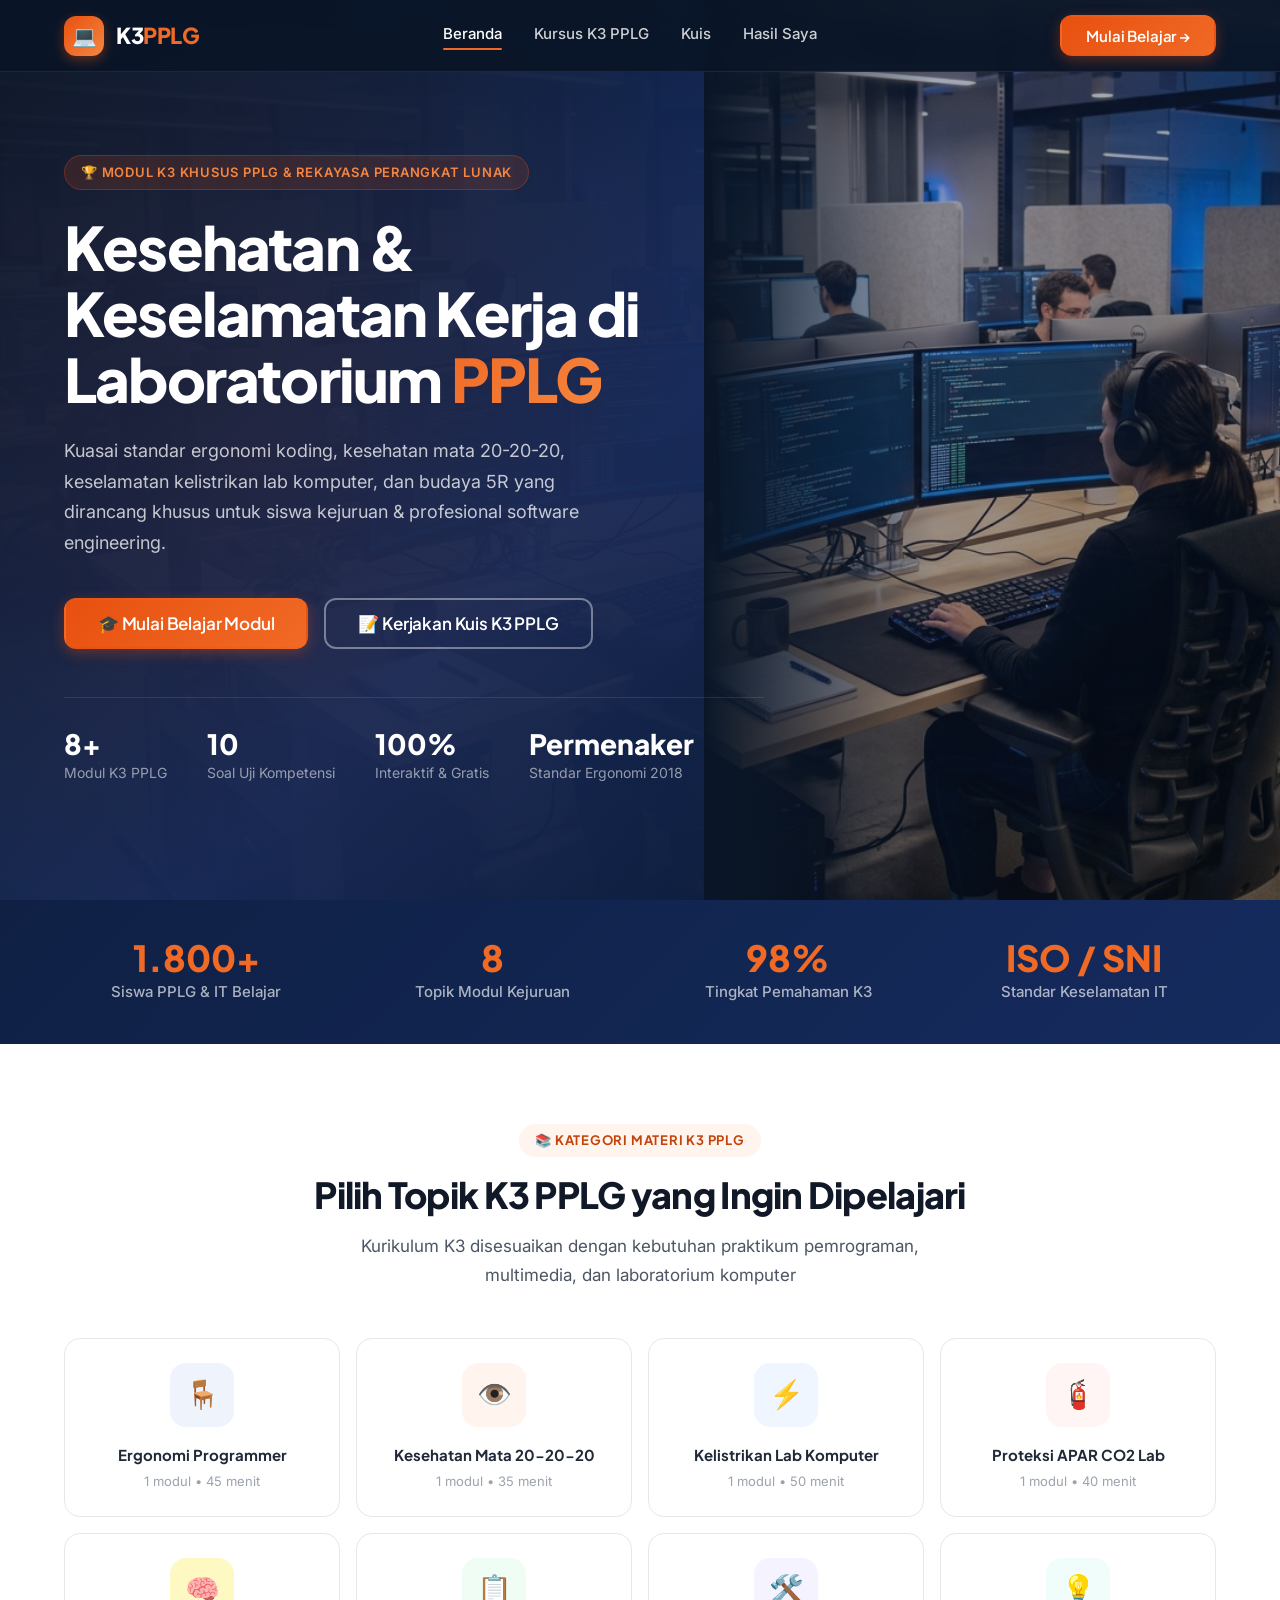
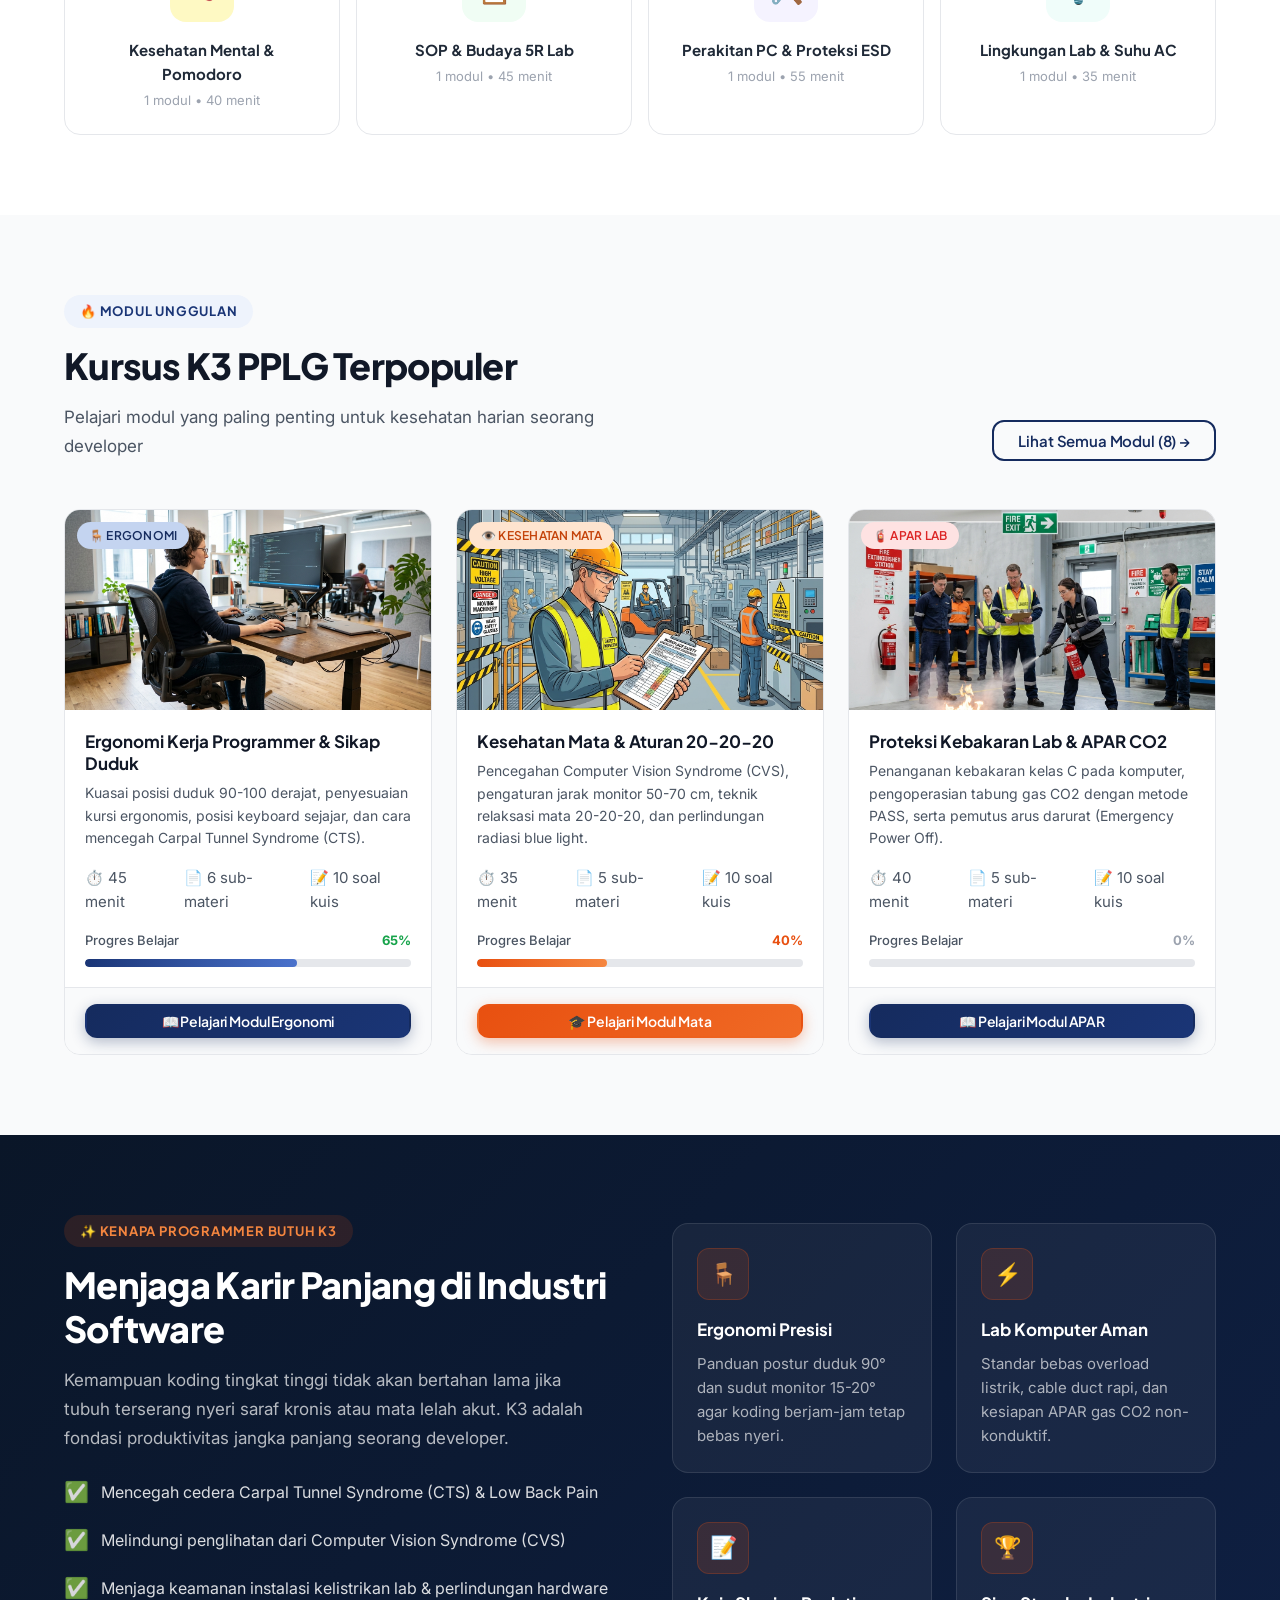
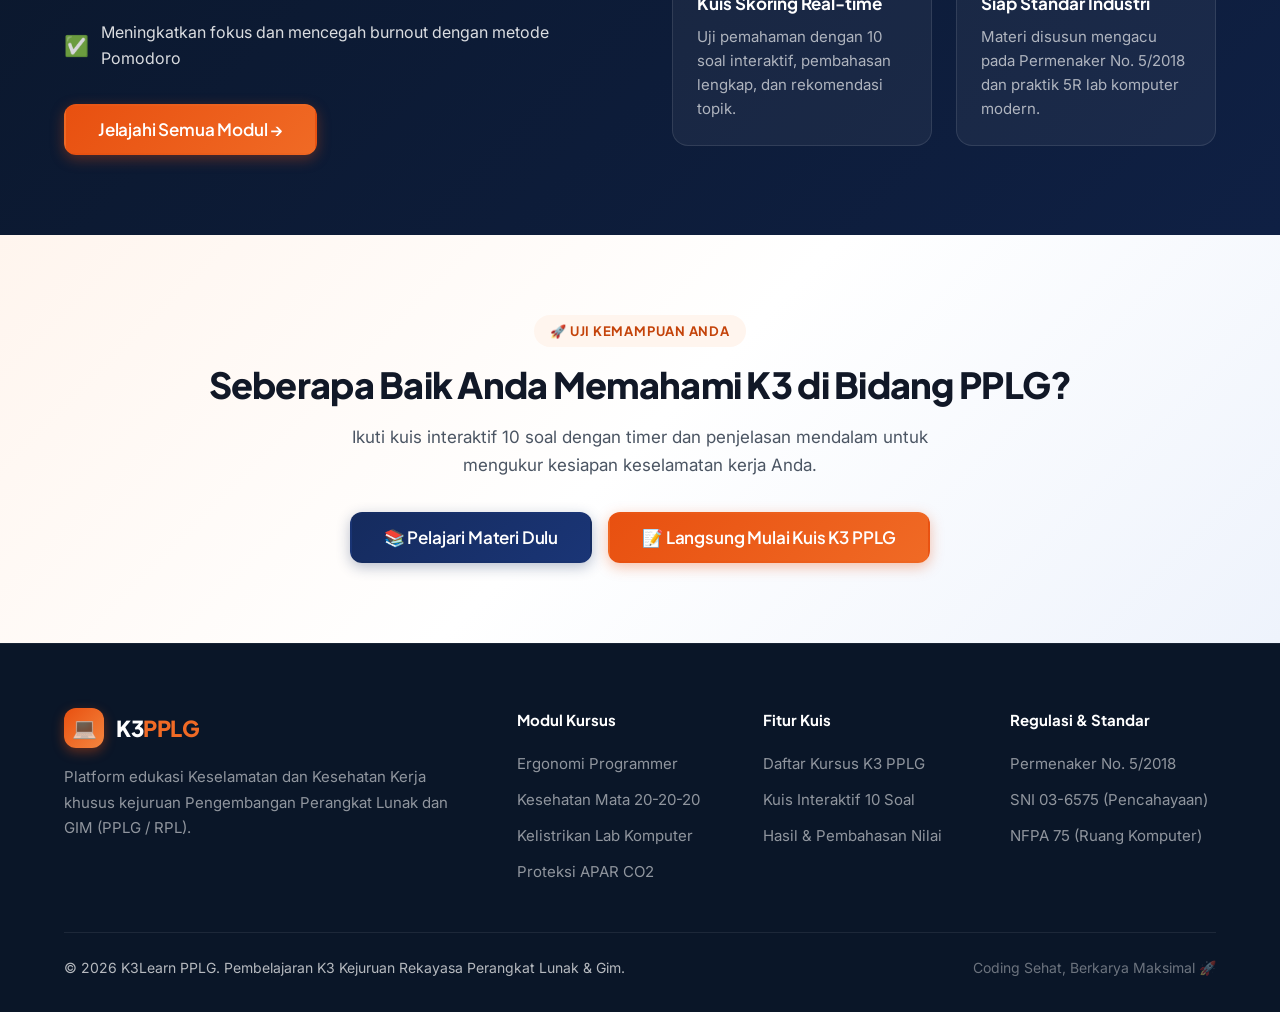
<file: index.html>
<!DOCTYPE html>
<html lang="id">
<head>
  <meta charset="UTF-8">
  <meta name="viewport" content="width=device-width, initial-scale=1.0">
  <title>K3Learn PPLG - Platform Pembelajaran K3 Pengembangan Perangkat Lunak dan GIM</title>
  <meta name="description" content="Platform e-learning Keselamatan dan Kesehatan Kerja (K3) khusus jurusan Pengembangan Perangkat Lunak dan GIM (PPLG / RPL). Modul ergonomi programmer, kesehatan mata, dan keselamatan lab komputer.">
  <link rel="stylesheet" href="assets/css/style.css">
  <link rel="icon" href="data:image/svg+xml,<svg xmlns='http://www.w3.org/2000/svg' viewBox='0 0 100 100'><text y='.9em' font-size='90'>💻</text></svg>">
</head>
<body>

<!-- NAVBAR -->
<nav class="navbar" id="navbar">
  <div class="container">
    <a href="index.html" class="nav-logo">
      <div class="nav-logo-icon">💻</div>
      <span class="nav-logo-text">K3<span>PPLG</span></span>
    </a>
    <div class="nav-links" id="navLinks">
      <a href="index.html" class="nav-link active">Beranda</a>
      <a href="pages/kursus.html" class="nav-link">Kursus K3 PPLG</a>
      <a href="pages/kuis.html" class="nav-link">Kuis</a>
      <a href="pages/hasil.html" class="nav-link">Hasil Saya</a>
    </div>
    <div style="display:flex;align-items:center;gap:.75rem">
      <a href="pages/kursus.html" class="btn btn-primary">Mulai Belajar →</a>
      <button class="nav-hamburger" id="hamburger" aria-label="Menu">
        <span></span><span></span><span></span>
      </button>
    </div>
  </div>
</nav>

<!-- HERO SECTION -->
<section class="hero" id="beranda">
  <div class="hero-bg"><img src="assets/images/hero_pplg.jpg" alt="Laboratorium PPLG" loading="eager"></div>
  <div class="hero-overlay"></div>
  <div class="hero-pattern"></div>
  <div class="hero-image-col">
    <img src="assets/images/hero_pplg.jpg" alt="Developer Workspace">
  </div>
  <div class="container">
    <div class="hero-content animate-fade-up">
      <div class="hero-badge">🏆 Modul K3 Khusus PPLG & Rekayasa Perangkat Lunak</div>
      <h1 class="hero-title">
        Kesehatan & Keselamatan Kerja di Laboratorium <span class="highlight">PPLG</span>
      </h1>
      <p class="hero-desc">
        Kuasai standar ergonomi koding, kesehatan mata 20-20-20, keselamatan kelistrikan lab komputer, dan budaya 5R yang dirancang khusus untuk siswa kejuruan & profesional software engineering.
      </p>
      <div class="hero-actions">
        <a href="pages/kursus.html" class="btn btn-primary btn-lg">🎓 Mulai Belajar Modul</a>
        <a href="pages/kuis.html" class="btn btn-outline btn-lg">📝 Kerjakan Kuis K3 PPLG</a>
      </div>
      <div class="hero-stats">
        <div>
          <div class="hero-stat-number">8+</div>
          <div class="hero-stat-label">Modul K3 PPLG</div>
        </div>
        <div>
          <div class="hero-stat-number">10</div>
          <div class="hero-stat-label">Soal Uji Kompetensi</div>
        </div>
        <div>
          <div class="hero-stat-number">100%</div>
          <div class="hero-stat-label">Interaktif & Gratis</div>
        </div>
        <div>
          <div class="hero-stat-number">Permenaker</div>
          <div class="hero-stat-label">Standar Ergonomi 2018</div>
        </div>
      </div>
    </div>
  </div>
</section>

<!-- STATS STRIP -->
<div class="stats-strip">
  <div class="container">
    <div class="stats-grid">
      <div data-aos data-delay="100">
        <div class="stat-num">1.800+</div>
        <div class="stat-lbl">Siswa PPLG & IT Belajar</div>
      </div>
      <div data-aos data-delay="200">
        <div class="stat-num">8</div>
        <div class="stat-lbl">Topik Modul Kejuruan</div>
      </div>
      <div data-aos data-delay="300">
        <div class="stat-num">98%</div>
        <div class="stat-lbl">Tingkat Pemahaman K3</div>
      </div>
      <div data-aos data-delay="400">
        <div class="stat-num">ISO / SNI</div>
        <div class="stat-lbl">Standar Keselamatan IT</div>
      </div>
    </div>
  </div>
</div>

<!-- KATEGORI MATERI -->
<section class="section-padding" id="kategori">
  <div class="container">
    <div class="text-center mb-12">
      <div class="section-label">📚 Kategori Materi K3 PPLG</div>
      <h2 class="section-title">Pilih Topik K3 PPLG yang Ingin Dipelajari</h2>
      <p class="section-subtitle" style="margin:0 auto">Kurikulum K3 disesuaikan dengan kebutuhan praktikum pemrograman, multimedia, dan laboratorium komputer</p>
    </div>
    <div class="category-grid">
      <a href="pages/kursus.html?kategori=ergonomi" class="category-card" data-aos data-delay="100">
        <div class="category-icon cat-navy">🪑</div>
        <div class="category-name">Ergonomi Programmer</div>
        <div class="category-count">1 modul • 45 menit</div>
      </a>
      <a href="pages/kursus.html?kategori=mata" class="category-card" data-aos data-delay="150">
        <div class="category-icon cat-orange">👁️</div>
        <div class="category-name">Kesehatan Mata 20-20-20</div>
        <div class="category-count">1 modul • 35 menit</div>
      </a>
      <a href="pages/kursus.html?kategori=listrik" class="category-card" data-aos data-delay="200">
        <div class="category-icon cat-blue">⚡</div>
        <div class="category-name">Kelistrikan Lab Komputer</div>
        <div class="category-count">1 modul • 50 menit</div>
      </a>
      <a href="pages/kursus.html?kategori=apar" class="category-card" data-aos data-delay="250">
        <div class="category-icon cat-red">🧯</div>
        <div class="category-name">Proteksi APAR CO2 Lab</div>
        <div class="category-count">1 modul • 40 menit</div>
      </a>
      <a href="pages/kursus.html?kategori=mental" class="category-card" data-aos data-delay="300">
        <div class="category-icon cat-yellow">🧠</div>
        <div class="category-name">Kesehatan Mental & Pomodoro</div>
        <div class="category-count">1 modul • 40 menit</div>
      </a>
      <a href="pages/kursus.html?kategori=sop" class="category-card" data-aos data-delay="350">
        <div class="category-icon cat-green">📋</div>
        <div class="category-name">SOP & Budaya 5R Lab</div>
        <div class="category-count">1 modul • 45 menit</div>
      </a>
      <a href="pages/kursus.html?kategori=hardware" class="category-card" data-aos data-delay="400">
        <div class="category-icon cat-purple">🛠️</div>
        <div class="category-name">Perakitan PC & Proteksi ESD</div>
        <div class="category-count">1 modul • 55 menit</div>
      </a>
      <a href="pages/kursus.html?kategori=ergonomi" class="category-card" data-aos data-delay="450">
        <div class="category-icon cat-teal">💡</div>
        <div class="category-name">Lingkungan Lab & Suhu AC</div>
        <div class="category-count">1 modul • 35 menit</div>
      </a>
    </div>
  </div>
</section>

<!-- KURSUS POPULER -->
<section class="section-padding" style="background:#F9FAFB" id="kursus-populer">
  <div class="container">
    <div style="display:flex;align-items:flex-end;justify-content:space-between;margin-bottom:3rem;flex-wrap:wrap;gap:1rem">
      <div>
        <div class="section-label section-label-navy">🔥 Modul Unggulan</div>
        <h2 class="section-title">Kursus K3 PPLG Terpopuler</h2>
        <p class="section-subtitle">Pelajari modul yang paling penting untuk kesehatan harian seorang developer</p>
      </div>
      <a href="pages/kursus.html" class="btn btn-outline-navy">Lihat Semua Modul (8) →</a>
    </div>
    <div class="courses-grid">
      <!-- Kursus 1 -->
      <div class="course-card" data-aos data-delay="100">
        <div class="course-img-wrap">
          <img src="assets/images/course_ergonomi.jpg" alt="Ergonomi Kerja Programmer" loading="lazy">
          <div class="course-img-badge"><span class="badge badge-navy">🪑 Ergonomi</span></div>
        </div>
        <div class="course-body">
          <div class="course-title">Ergonomi Kerja Programmer & Sikap Duduk</div>
          <p class="course-desc">Kuasai posisi duduk 90-100 derajat, penyesuaian kursi ergonomis, posisi keyboard sejajar, dan cara mencegah Carpal Tunnel Syndrome (CTS).</p>
          <div class="course-meta">
            <div class="course-meta-item">⏱️ 45 menit</div>
            <div class="course-meta-item">📄 6 sub-materi</div>
            <div class="course-meta-item">📝 10 soal kuis</div>
          </div>
          <div>
            <div class="course-progress-hdr"><span>Progres Belajar</span><span style="color:#16A34A;font-weight:700">65%</span></div>
            <div class="progress-wrap"><div class="progress-bar" style="width:65%"></div></div>
          </div>
        </div>
        <div class="card-footer" style="padding:1rem 1.25rem">
          <a href="pages/materi.html?id=ergonomi" class="btn btn-navy btn-full btn-sm">📖 Pelajari Modul Ergonomi</a>
        </div>
      </div>
      <!-- Kursus 2 -->
      <div class="course-card" data-aos data-delay="200">
        <div class="course-img-wrap">
          <img src="assets/images/course_hazard.jpg" alt="Kesehatan Mata" loading="lazy">
          <div class="course-img-badge"><span class="badge badge-orange">👁️ Kesehatan Mata</span></div>
        </div>
        <div class="course-body">
          <div class="course-title">Kesehatan Mata & Aturan 20-20-20</div>
          <p class="course-desc">Pencegahan Computer Vision Syndrome (CVS), pengaturan jarak monitor 50-70 cm, teknik relaksasi mata 20-20-20, dan perlindungan radiasi blue light.</p>
          <div class="course-meta">
            <div class="course-meta-item">⏱️ 35 menit</div>
            <div class="course-meta-item">📄 5 sub-materi</div>
            <div class="course-meta-item">📝 10 soal kuis</div>
          </div>
          <div>
            <div class="course-progress-hdr"><span>Progres Belajar</span><span style="color:#E85010;font-weight:700">40%</span></div>
            <div class="progress-wrap"><div class="progress-bar progress-bar-orange" style="width:40%"></div></div>
          </div>
        </div>
        <div class="card-footer" style="padding:1rem 1.25rem">
          <a href="pages/materi.html?id=mata" class="btn btn-primary btn-full btn-sm">🎓 Pelajari Modul Mata</a>
        </div>
      </div>
      <!-- Kursus 3 -->
      <div class="course-card" data-aos data-delay="300">
        <div class="course-img-wrap">
          <img src="assets/images/course_fire.jpg" alt="Proteksi Kebakaran Lab" loading="lazy">
          <div class="course-img-badge"><span class="badge badge-red">🧯 APAR Lab</span></div>
        </div>
        <div class="course-body">
          <div class="course-title">Proteksi Kebakaran Lab & APAR CO2</div>
          <p class="course-desc">Penanganan kebakaran kelas C pada komputer, pengoperasian tabung gas CO2 dengan metode PASS, serta pemutus arus darurat (Emergency Power Off).</p>
          <div class="course-meta">
            <div class="course-meta-item">⏱️ 40 menit</div>
            <div class="course-meta-item">📄 5 sub-materi</div>
            <div class="course-meta-item">📝 10 soal kuis</div>
          </div>
          <div>
            <div class="course-progress-hdr"><span>Progres Belajar</span><span style="color:#9CA3AF;font-weight:700">0%</span></div>
            <div class="progress-wrap"><div class="progress-bar" style="width:0%"></div></div>
          </div>
        </div>
        <div class="card-footer" style="padding:1rem 1.25rem">
          <a href="pages/materi.html?id=apar" class="btn btn-navy btn-full btn-sm">📖 Pelajari Modul APAR</a>
        </div>
      </div>
    </div>
  </div>
</section>

<!-- MANFAAT BELAJAR K3 PPLG -->
<section class="benefits-section" id="manfaat">
  <div class="container">
    <div style="display:grid;grid-template-columns:1fr 1fr;gap:4rem;align-items:center" class="benefits-responsive">
      <div data-aos>
        <div class="section-label" style="background:rgba(232,80,16,0.15);color:#F5863F">✨ Kenapa Programmer Butuh K3</div>
        <h2 class="section-title" style="color:#fff;margin-bottom:1rem">Menjaga Karir Panjang di Industri Software</h2>
        <p style="color:rgba(255,255,255,0.7);font-size:1.0625rem;line-height:1.7;margin-bottom:1.5rem">
          Kemampuan koding tingkat tinggi tidak akan bertahan lama jika tubuh terserang nyeri saraf kronis atau mata lelah akut. K3 adalah fondasi produktivitas jangka panjang seorang developer.
        </p>
        <div style="display:flex;flex-direction:column;gap:1rem">
          <div style="display:flex;align-items:center;gap:.75rem;color:rgba(255,255,255,0.85)">
            <span style="font-size:1.25rem">✅</span>
            <span>Mencegah cedera Carpal Tunnel Syndrome (CTS) & Low Back Pain</span>
          </div>
          <div style="display:flex;align-items:center;gap:.75rem;color:rgba(255,255,255,0.85)">
            <span style="font-size:1.25rem">✅</span>
            <span>Melindungi penglihatan dari Computer Vision Syndrome (CVS)</span>
          </div>
          <div style="display:flex;align-items:center;gap:.75rem;color:rgba(255,255,255,0.85)">
            <span style="font-size:1.25rem">✅</span>
            <span>Menjaga keamanan instalasi kelistrikan lab & perlindungan hardware</span>
          </div>
          <div style="display:flex;align-items:center;gap:.75rem;color:rgba(255,255,255,0.85)">
            <span style="font-size:1.25rem">✅</span>
            <span>Meningkatkan fokus dan mencegah burnout dengan metode Pomodoro</span>
          </div>
        </div>
        <div style="margin-top:2rem">
          <a href="pages/kursus.html" class="btn btn-primary btn-lg">Jelajahi Semua Modul →</a>
        </div>
      </div>
      <div>
        <div class="benefits-grid" style="margin-top:0">
          <div class="benefit-card" data-aos data-delay="100">
            <div class="benefit-icon">🪑</div>
            <div class="benefit-title">Ergonomi Presisi</div>
            <p class="benefit-desc">Panduan postur duduk 90° dan sudut monitor 15-20° agar koding berjam-jam tetap bebas nyeri.</p>
          </div>
          <div class="benefit-card" data-aos data-delay="200">
            <div class="benefit-icon">⚡</div>
            <div class="benefit-title">Lab Komputer Aman</div>
            <p class="benefit-desc">Standar bebas overload listrik, cable duct rapi, dan kesiapan APAR gas CO2 non-konduktif.</p>
          </div>
          <div class="benefit-card" data-aos data-delay="300">
            <div class="benefit-icon">📝</div>
            <div class="benefit-title">Kuis Skoring Real-time</div>
            <p class="benefit-desc">Uji pemahaman dengan 10 soal interaktif, pembahasan lengkap, dan rekomendasi topik.</p>
          </div>
          <div class="benefit-card" data-aos data-delay="400">
            <div class="benefit-icon">🏆</div>
            <div class="benefit-title">Siap Standar Industri</div>
            <p class="benefit-desc">Materi disusun mengacu pada Permenaker No. 5/2018 dan praktik 5R lab komputer modern.</p>
          </div>
        </div>
      </div>
    </div>
  </div>
</section>

<!-- CTA SECTION -->
<section class="section-padding" style="background:linear-gradient(135deg,#FFF5EE 0%,#fff 50%,#EEF3FC 100%)">
  <div class="container text-center" data-aos>
    <div class="section-label">🚀 Uji Kemampuan Anda</div>
    <h2 class="section-title">Seberapa Baik Anda Memahami K3 di Bidang PPLG?</h2>
    <p class="section-subtitle" style="margin:0 auto 2rem">
      Ikuti kuis interaktif 10 soal dengan timer dan penjelasan mendalam untuk mengukur kesiapan keselamatan kerja Anda.
    </p>
    <div style="display:flex;gap:1rem;justify-content:center;flex-wrap:wrap">
      <a href="pages/kursus.html" class="btn btn-navy btn-lg">📚 Pelajari Materi Dulu</a>
      <a href="pages/kuis.html" class="btn btn-primary btn-lg">📝 Langsung Mulai Kuis K3 PPLG</a>
    </div>
  </div>
</section>

<!-- FOOTER -->
<footer class="footer">
  <div class="container">
    <div class="footer-grid">
      <div>
        <div class="nav-logo" style="margin-bottom:.5rem">
          <div class="nav-logo-icon">💻</div>
          <span class="nav-logo-text">K3<span>PPLG</span></span>
        </div>
        <p class="footer-brand-desc">Platform edukasi Keselamatan dan Kesehatan Kerja khusus kejuruan Pengembangan Perangkat Lunak dan GIM (PPLG / RPL).</p>
      </div>
      <div>
        <div class="footer-heading">Modul Kursus</div>
        <div class="footer-links">
          <a href="pages/materi.html?id=ergonomi" class="footer-link">Ergonomi Programmer</a>
          <a href="pages/materi.html?id=mata" class="footer-link">Kesehatan Mata 20-20-20</a>
          <a href="pages/materi.html?id=listrik" class="footer-link">Kelistrikan Lab Komputer</a>
          <a href="pages/materi.html?id=apar" class="footer-link">Proteksi APAR CO2</a>
        </div>
      </div>
      <div>
        <div class="footer-heading">Fitur Kuis</div>
        <div class="footer-links">
          <a href="pages/kursus.html" class="footer-link">Daftar Kursus K3 PPLG</a>
          <a href="pages/kuis.html" class="footer-link">Kuis Interaktif 10 Soal</a>
          <a href="pages/hasil.html" class="footer-link">Hasil & Pembahasan Nilai</a>
        </div>
      </div>
      <div>
        <div class="footer-heading">Regulasi & Standar</div>
        <div class="footer-links">
          <a href="#" class="footer-link">Permenaker No. 5/2018</a>
          <a href="#" class="footer-link">SNI 03-6575 (Pencahayaan)</a>
          <a href="#" class="footer-link">NFPA 75 (Ruang Komputer)</a>
        </div>
      </div>
    </div>
    <div class="footer-bottom">
      <span>© 2026 K3Learn PPLG. Pembelajaran K3 Kejuruan Rekayasa Perangkat Lunak & Gim.</span>
      <span style="color:rgba(255,255,255,0.4)">Coding Sehat, Berkarya Maksimal 🚀</span>
    </div>
  </div>
</footer>

<script>
// Navbar scroll effect
const navbar = document.getElementById('navbar');
window.addEventListener('scroll', () => {
  navbar.classList.toggle('scrolled', window.scrollY > 20);
});

// Mobile menu
document.getElementById('hamburger').addEventListener('click', function() {
  document.getElementById('navLinks').classList.toggle('mobile-open');
});

// AOS (Animate on Scroll)
function initAOS() {
  const observer = new IntersectionObserver((entries) => {
    entries.forEach(el => { if(el.isIntersecting) el.target.classList.add('aos-animate'); });
  }, { threshold: 0.1, rootMargin: '0px 0px -40px 0px' });
  document.querySelectorAll('[data-aos]').forEach(el => observer.observe(el));
}

document.addEventListener('DOMContentLoaded', () => {
  initAOS();
  const benefitsResponsive = document.querySelector('.benefits-responsive');
  if(window.innerWidth <= 768 && benefitsResponsive) {
    benefitsResponsive.style.gridTemplateColumns = '1fr';
    benefitsResponsive.style.gap = '2rem';
  }
});
</script>
</body>
</html>
</file>
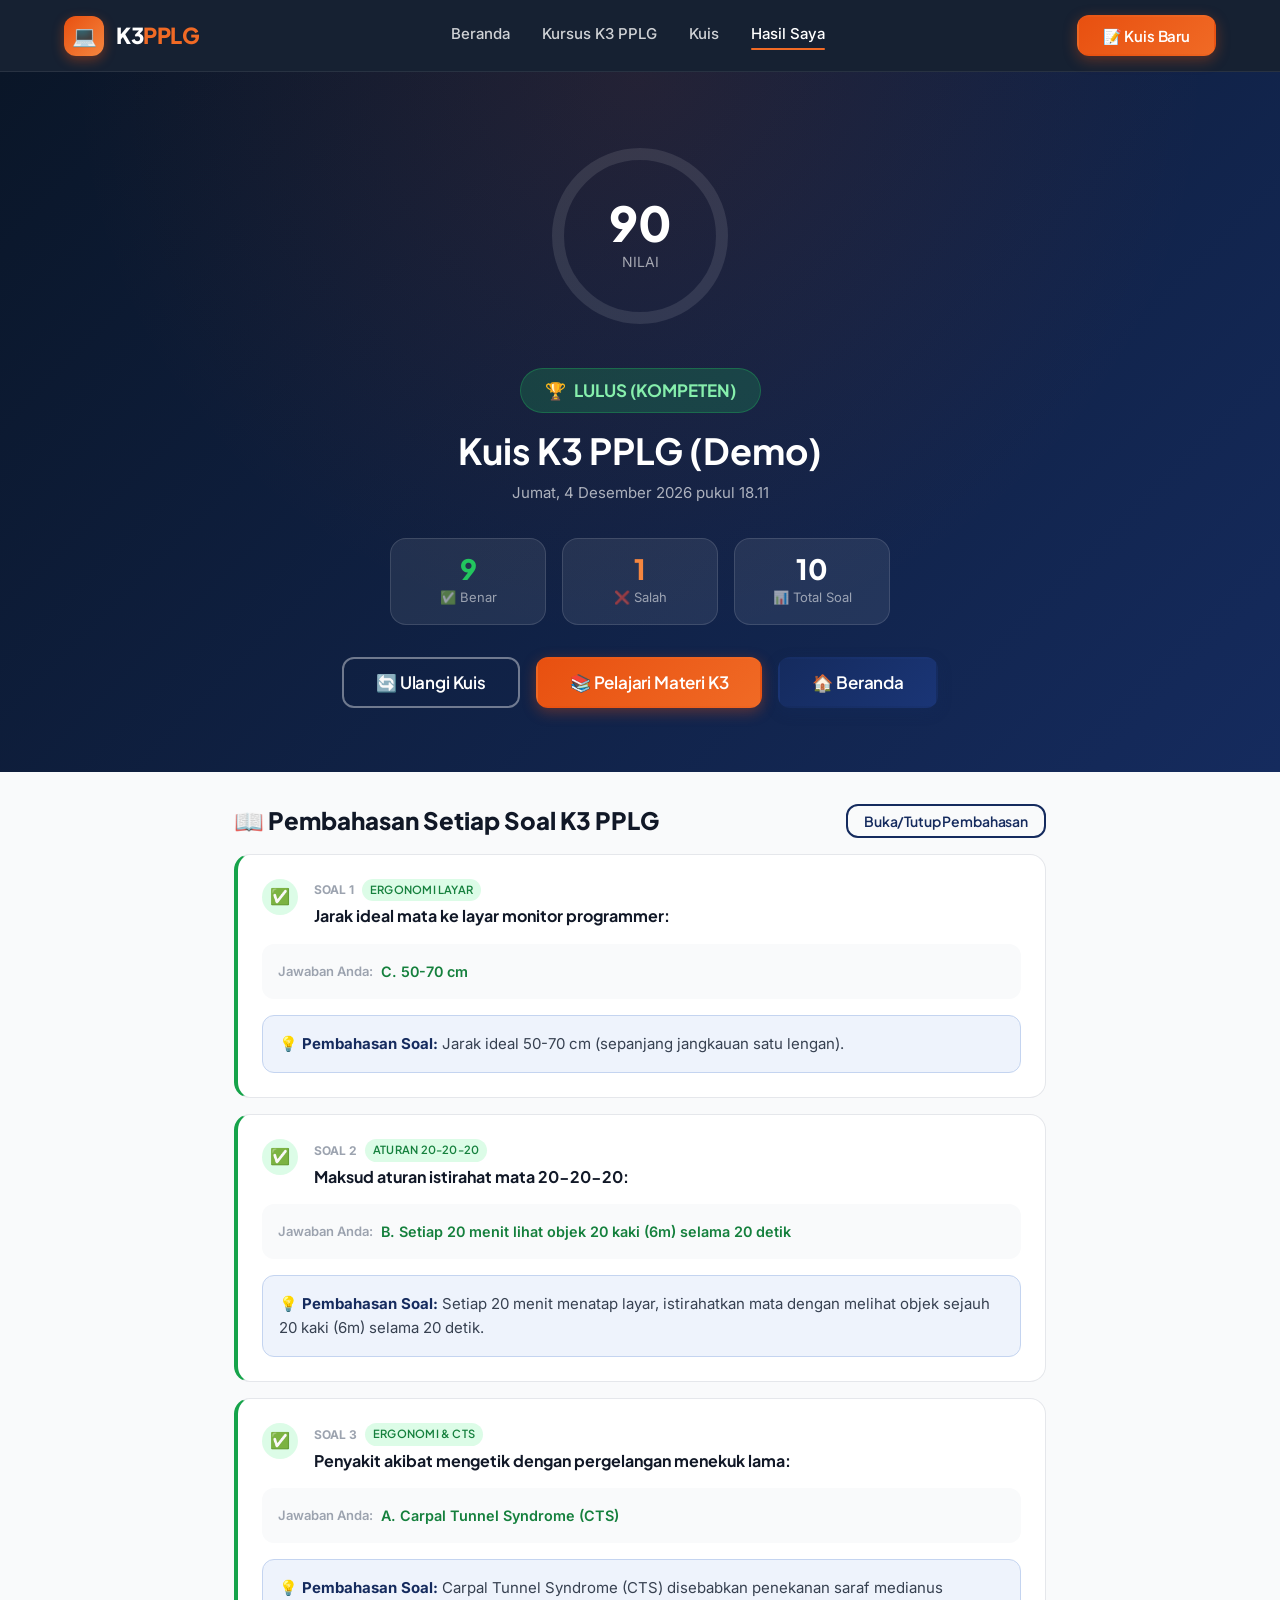
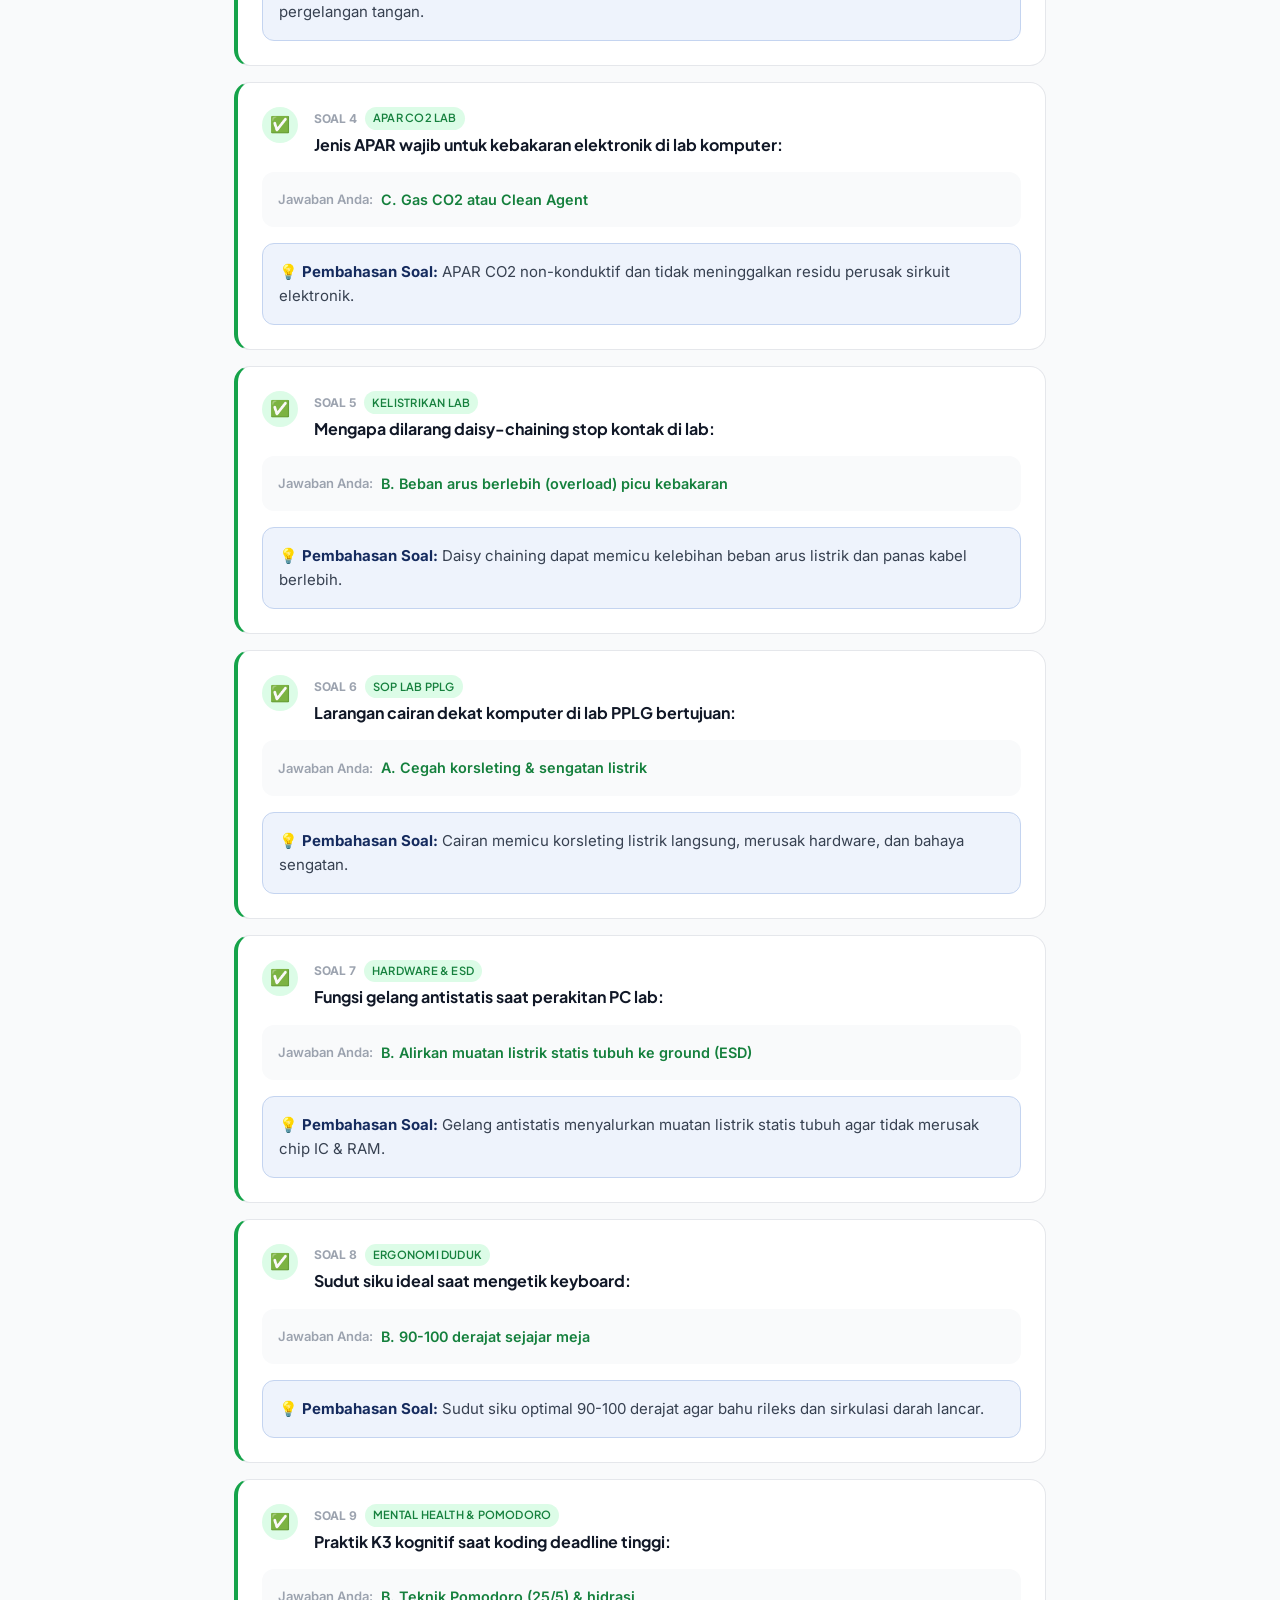
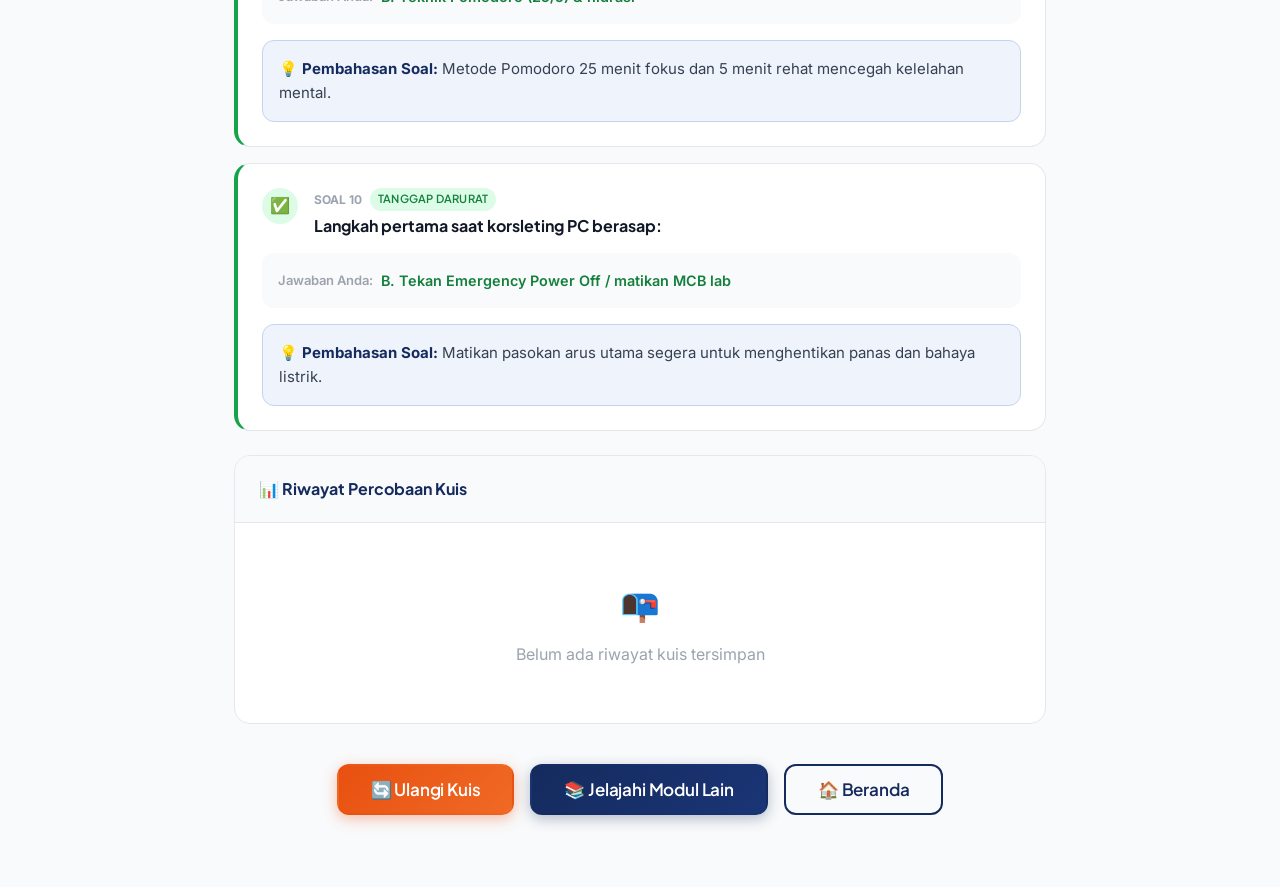
<file: pages/hasil.html>
<!DOCTYPE html>
<html lang="id">
<head>
  <meta charset="UTF-8">
  <meta name="viewport" content="width=device-width, initial-scale=1.0">
  <title>Hasil Kuis K3 PPLG - K3Learn</title>
  <meta name="description" content="Lihat hasil kuis K3 PPLG Anda, pembahasan soal lengkap, riwayat skor, dan rekomendasi topik pembelajaran K3 untuk programmer.">
  <link rel="stylesheet" href="../assets/css/style.css">
  <link rel="icon" href="data:image/svg+xml,<svg xmlns='http://www.w3.org/2000/svg' viewBox='0 0 100 100'><text y='.9em' font-size='90'>💻</text></svg>">
</head>
<body>

<!-- NAVBAR -->
<nav class="navbar" id="navbar">
  <div class="container">
    <a href="../index.html" class="nav-logo">
      <div class="nav-logo-icon">💻</div>
      <span class="nav-logo-text">K3<span>PPLG</span></span>
    </a>
    <div class="nav-links" id="navLinks">
      <a href="../index.html" class="nav-link">Beranda</a>
      <a href="kursus.html" class="nav-link">Kursus K3 PPLG</a>
      <a href="kuis.html" class="nav-link">Kuis</a>
      <a href="hasil.html" class="nav-link active">Hasil Saya</a>
    </div>
    <div style="display:flex;align-items:center;gap:.75rem">
      <a href="kuis.html" class="btn btn-primary">📝 Kuis Baru</a>
      <button class="nav-hamburger" id="hamburger" aria-label="Menu"><span></span><span></span><span></span></button>
    </div>
  </div>
</nav>

<!-- RESULT PAGE -->
<div class="result-page">

  <!-- RESULT HERO -->
  <div class="result-hero" id="resultHero">
    <div class="result-hero-content">
      <div class="score-circle-wrap">
        <svg class="score-circle-svg" viewBox="0 0 200 200">
          <circle class="score-circle-track" cx="100" cy="100" r="82"/>
          <circle class="score-circle-progress" id="scoreCircle" cx="100" cy="100" r="82" stroke-dasharray="515.22" stroke-dashoffset="515.22"/>
        </svg>
        <div class="score-circle-inner">
          <div class="score-number" id="scoreNumber">–</div>
          <div class="score-label">NILAI</div>
        </div>
      </div>

      <div class="result-status" id="resultStatus">
        <span id="statusIcon">⏳</span>
        <span id="statusText">Memuat hasil...</span>
      </div>

      <h2 style="color:#fff;margin-bottom:.5rem;font-family:var(--font-display)" id="quizTitle">Kuis K3 PPLG</h2>
      <p style="color:rgba(255,255,255,0.65);margin-bottom:2rem;font-size:.9375rem" id="quizDate">–</p>

      <div class="result-stats-grid">
        <div class="result-stat-card">
          <div class="result-stat-val correct" id="correctCount">–</div>
          <div class="result-stat-lbl">✅ Benar</div>
        </div>
        <div class="result-stat-card">
          <div class="result-stat-val wrong" id="wrongCount">–</div>
          <div class="result-stat-lbl">❌ Salah</div>
        </div>
        <div class="result-stat-card">
          <div class="result-stat-val neutral" id="totalCount">–</div>
          <div class="result-stat-lbl">📊 Total Soal</div>
        </div>
      </div>

      <div class="result-actions">
        <a href="kuis.html" class="btn btn-outline btn-lg">🔄 Ulangi Kuis</a>
        <a href="materi.html" class="btn btn-primary btn-lg">📚 Pelajari Materi K3</a>
        <a href="../index.html" class="btn btn-navy btn-lg">🏠 Beranda</a>
      </div>
    </div>
  </div>

  <!-- RESULT BODY -->
  <div class="result-body">

    <!-- REKOMENDASI -->
    <div class="card mb-6" id="rekomendasiCard" style="display:none;margin-bottom:1.5rem">
      <div class="card-header" style="background:linear-gradient(135deg,#FFF5EE,#fff)">
        <div style="font-family:var(--font-display);font-weight:700;color:#C4430A;display:flex;align-items:center;gap:.5rem">
          💡 Rekomendasi Topik K3 PPLG untuk Dipelajari Kembali
        </div>
      </div>
      <div class="card-body" id="rekomendasiBody"></div>
    </div>

    <!-- PEMBAHASAN -->
    <div style="margin-bottom:1.5rem">
      <div style="display:flex;align-items:center;justify-content:space-between;margin-bottom:1rem">
        <h3 style="font-family:var(--font-display);font-weight:800;color:#111827">📖 Pembahasan Setiap Soal K3 PPLG</h3>
        <button class="btn btn-outline-navy btn-sm" onclick="toggleAllReview()">Buka/Tutup Pembahasan</button>
      </div>
      <div id="reviewContainer"></div>
    </div>

    <!-- RIWAYAT NILAI -->
    <div class="card">
      <div class="card-header">
        <div style="font-family:var(--font-display);font-weight:700;color:#152B5E">📊 Riwayat Percobaan Kuis</div>
      </div>
      <div class="card-body" id="historyContainer">
        <div style="text-align:center;padding:2rem;color:#9CA3AF">
          <div style="font-size:2rem;margin-bottom:.75rem">📭</div>
          <div>Belum ada riwayat kuis tersimpan</div>
        </div>
      </div>
    </div>

    <!-- BOTTOM ACTIONS -->
    <div style="text-align:center;padding:2.5rem 0">
      <div style="display:flex;gap:1rem;justify-content:center;flex-wrap:wrap">
        <a href="kuis.html" class="btn btn-primary btn-lg">🔄 Ulangi Kuis</a>
        <a href="kursus.html" class="btn btn-navy btn-lg">📚 Jelajahi Modul Lain</a>
        <a href="../index.html" class="btn btn-outline-navy btn-lg">🏠 Beranda</a>
      </div>
    </div>
  </div>
</div>

<script>
const navbar = document.getElementById('navbar');
window.addEventListener('scroll', () => navbar.classList.toggle('scrolled', window.scrollY > 20));
document.getElementById('hamburger').addEventListener('click', () => document.getElementById('navLinks').classList.toggle('mobile-open'));

// =============================================
// LOAD LAST QUIZ RESULT
// =============================================
const lastQuiz = JSON.parse(localStorage.getItem('k3_last_quiz') || 'null');
const history = JSON.parse(localStorage.getItem('k3_history') || '[]');

function formatDate(iso) {
  if(!iso) return '–';
  const d = new Date(iso);
  return d.toLocaleDateString('id-ID', { weekday:'long', year:'numeric', month:'long', day:'numeric' }) +
    ' pukul ' + d.toLocaleTimeString('id-ID', { hour:'2-digit', minute:'2-digit' });
}

function renderScore(data) {
  if(!data) return;
  const score = data.score;
  const isPass = score >= 80;

  // Score circle animation
  const circumference = 515.22;
  const offset = circumference - (score / 100) * circumference;
  const circle = document.getElementById('scoreCircle');
  circle.className = 'score-circle-progress ' + (isPass ? 'score-circle-pass' : 'score-circle-fail');

  setTimeout(() => {
    circle.style.strokeDashoffset = offset;
  }, 300);

  // Animate number
  let n = 0;
  const numEl = document.getElementById('scoreNumber');
  const step = Math.max(score / 60, 1);
  const interval = setInterval(() => {
    n = Math.min(n + step, score);
    numEl.textContent = Math.floor(n);
    if(n >= score) clearInterval(interval);
  }, 16);

  // Status
  const statusEl = document.getElementById('resultStatus');
  statusEl.className = 'result-status ' + (isPass ? 'pass' : 'fail');
  document.getElementById('statusIcon').textContent = isPass ? '🏆' : '📚';
  document.getElementById('statusText').textContent = isPass ? 'LULUS (KOMPETEN)' : 'BELUM LULUS (PERLU REMEDIAL)';

  document.getElementById('quizTitle').textContent = 'Kuis ' + (data.materi || 'K3 PPLG');
  document.getElementById('quizDate').textContent = formatDate(history[0]?.date || new Date().toISOString());
  document.getElementById('correctCount').textContent = data.correct;
  document.getElementById('wrongCount').textContent = data.total - data.correct;
  document.getElementById('totalCount').textContent = data.total;

  // Rekomendasi Pintar berdasarkan soal yang salah
  if(!isPass && data.questions) {
    const wrongIdxs = [];
    data.questions.forEach((q, i) => {
      if(data.answers[i] !== q.answer) wrongIdxs.push(i);
    });
    if(wrongIdxs.length > 0) {
      document.getElementById('rekomendasiCard').style.display = 'block';
      document.getElementById('rekomendasiBody').innerHTML = `
        <p style="color:#374151;margin-bottom:1rem">Nilai Anda <strong>${score}</strong>, belum mencapai batas kelulusan <strong>80</strong>. Berikut adalah materi K3 PPLG yang disarankan untuk dipelajari kembali:</p>
        <div style="display:flex;flex-direction:column;gap:.625rem">
          ${wrongIdxs.map(i => {
            const q = data.questions[i];
            const topic = q.topic || 'K3 Rekayasa Perangkat Lunak';
            return `
            <div style="display:flex;align-items:center;gap:.75rem;padding:.75rem 1rem;background:#FFF5EE;border:1px solid #FEE4CF;border-radius:.75rem">
              <span style="font-size:1.25rem">📖</span>
              <div style="flex:1">
                <div style="font-weight:700;font-size:.9rem;color:#92400E">Soal ${i+1}: ${topic}</div>
                <div style="font-size:.8125rem;color:#C4430A">Pertanyaan: "${q.q.substring(0, 75)}..."</div>
              </div>
            </div>
          `;}).join('')}
        </div>
        <div style="margin-top:1.25rem;display:flex;gap:.75rem;flex-wrap:wrap">
          <a href="materi.html" class="btn btn-primary btn-sm">📚 Buka Panduan Materi K3 PPLG</a>
          <a href="kuis.html" class="btn btn-outline-navy btn-sm">🔄 Coba Kuis Lagi</a>
        </div>
      `;
    }
  }

  // Render review
  if(data.questions) renderReview(data);
}

function renderReview(data) {
  const container = document.getElementById('reviewContainer');
  const letters = ['A', 'B', 'C', 'D'];
  let html = '';
  data.questions.forEach((q, i) => {
    const userAns = data.answers[i];
    const correct = userAns === q.answer;
    html += `
      <div class="review-card ${correct ? 'review-correct' : 'review-wrong'}" id="review-${i}">
        <div class="review-card-header">
          <div class="review-icon ${correct ? 'correct' : 'wrong'}">${correct ? '✅' : '❌'}</div>
          <div style="flex:1">
            <div style="display:flex;align-items:center;gap:.5rem;margin-bottom:.25rem">
              <span style="font-size:.75rem;color:#9CA3AF;font-weight:700">SOAL ${i+1}</span>
              <span class="badge ${correct ? 'badge-green' : 'badge-red'}" style="font-size:.7rem;padding:.15rem .5rem">${q.topic || 'K3 PPLG'}</span>
            </div>
            <div class="review-question">${q.q}</div>
          </div>
        </div>
        <div class="review-answer-section">
          <div class="review-answer-row">
            <span class="review-answer-label">Jawaban Anda:</span>
            <span class="${correct ? 'answer-val-correct' : 'answer-val-wrong'}">${userAns !== null ? letters[userAns] + '. ' + q.options[userAns] : '— Tidak dijawab'}</span>
          </div>
          ${!correct ? `<div class="review-answer-row">
            <span class="review-answer-label">Jawaban Benar:</span>
            <span class="answer-val-correct">${letters[q.answer]}. ${q.options[q.answer]}</span>
          </div>` : ''}
        </div>
        <div class="review-explanation">
          <strong>💡 Pembahasan Soal:</strong> ${q.explanation}
        </div>
      </div>
    `;
  });
  container.innerHTML = html;
}

function renderHistory() {
  const container = document.getElementById('historyContainer');
  if(!history.length) return;
  let html = '<table class="history-table"><thead><tr><th>#</th><th>Modul Kuis</th><th>Skor</th><th>Benar/Total</th><th>Status</th><th>Tanggal</th></tr></thead><tbody>';
  history.forEach((h, i) => {
    const pass = h.score >= 80;
    html += `<tr>
      <td style="color:#9CA3AF;font-size:.875rem">${i+1}</td>
      <td style="font-weight:600">${h.materi || 'K3 PPLG'}</td>
      <td><span style="font-family:var(--font-display);font-weight:800;font-size:1.125rem;color:${pass ? '#16A34A' : '#E85010'}">${h.score}</span></td>
      <td style="color:#4B5563">${h.correct} / ${h.total}</td>
      <td><span class="badge ${pass ? 'badge-green' : 'badge-red'}">${pass ? '✅ LULUS' : '❌ BELUM'}</span></td>
      <td style="font-size:.8125rem;color:#9CA3AF">${new Date(h.date).toLocaleDateString('id-ID')}</td>
    </tr>`;
  });
  html += '</tbody></table>';
  container.innerHTML = html;
}

let allOpen = true;
function toggleAllReview() {
  document.querySelectorAll('.review-explanation').forEach(el => {
    el.style.display = allOpen ? 'none' : 'block';
  });
  allOpen = !allOpen;
}

// INIT
document.addEventListener('DOMContentLoaded', () => {
  // Purge any outdated non-PPLG quiz cache
  if(lastQuiz && lastQuiz.materi && !lastQuiz.materi.includes('PPLG')) {
    localStorage.removeItem('k3_last_quiz');
    location.reload();
    return;
  }
  
  if(lastQuiz) {
    renderScore(lastQuiz);
  } else {
    // Default demo data for fresh visits
    const demoData = {
      materi: 'K3 PPLG (Demo)',
      score: 90,
      correct: 9,
      total: 10,
      questions: [
        { q: "Jarak ideal mata ke layar monitor programmer:", options: ["10-20 cm", "25-35 cm", "50-70 cm", "100-150 cm"], answer: 2, topic: "Ergonomi Layar", explanation: "Jarak ideal 50-70 cm (sepanjang jangkauan satu lengan)." },
        { q: "Maksud aturan istirahat mata 20-20-20:", options: ["Bekerja 20 jam", "Setiap 20 menit lihat objek 20 kaki (6m) selama 20 detik", "Kedip 20 kali", "Brightness 20%"], answer: 1, topic: "Aturan 20-20-20", explanation: "Setiap 20 menit menatap layar, istirahatkan mata dengan melihat objek sejauh 20 kaki (6m) selama 20 detik." },
        { q: "Penyakit akibat mengetik dengan pergelangan menekuk lama:", options: ["Carpal Tunnel Syndrome (CTS)", "Vertigo Otot", "Astigmatisme Komputer", "Scoliosis"], answer: 0, topic: "Ergonomi & CTS", explanation: "Carpal Tunnel Syndrome (CTS) disebabkan penekanan saraf medianus pergelangan tangan." },
        { q: "Jenis APAR wajib untuk kebakaran elektronik di lab komputer:", options: ["Air", "Busa (Foam)", "Gas CO2 atau Clean Agent", "Air sabun"], answer: 2, topic: "APAR CO2 Lab", explanation: "APAR CO2 non-konduktif dan tidak meninggalkan residu perusak sirkuit elektronik." },
        { q: "Mengapa dilarang daisy-chaining stop kontak di lab:", options: ["Internet lambat", "Beban arus berlebih (overload) picu kebakaran", "Lisensi rusak", "Logout otomatis"], answer: 1, topic: "Kelistrikan Lab", explanation: "Daisy chaining dapat memicu kelebihan beban arus listrik dan panas kabel berlebih." },
        { q: "Larangan cairan dekat komputer di lab PPLG bertujuan:", options: ["Cegah korsleting & sengatan listrik", "Ruang tetap santai", "Cegah hilang fokus", "Biar bersih saja"], answer: 0, topic: "SOP Lab PPLG", explanation: "Cairan memicu korsleting listrik langsung, merusak hardware, dan bahaya sengatan." },
        { q: "Fungsi gelang antistatis saat perakitan PC lab:", options: ["Cegah goresan", "Alirkan muatan listrik statis tubuh ke ground (ESD)", "Clock lebih cepat", "Tahan beban casing"], answer: 1, topic: "Hardware & ESD", explanation: "Gelang antistatis menyalurkan muatan listrik statis tubuh agar tidak merusak chip IC & RAM." },
        { q: "Sudut siku ideal saat mengetik keyboard:", options: ["30-45 derajat", "90-100 derajat sejajar meja", "180 derajat lurus", "Gantung bebas"], answer: 1, topic: "Ergonomi Duduk", explanation: "Sudut siku optimal 90-100 derajat agar bahu rileks dan sirkulasi darah lancar." },
        { q: "Praktik K3 kognitif saat koding deadline tinggi:", options: ["Koding 10 jam nonstop", "Teknik Pomodoro (25/5) & hidrasi", "Tidak minum air", "Kecerahan 100% ruang gelap"], answer: 1, topic: "Mental Health & Pomodoro", explanation: "Metode Pomodoro 25 menit fokus dan 5 menit rehat mencegah kelelahan mental." },
        { q: "Langkah pertama saat korsleting PC berasap:", options: ["Siram air", "Tekan Emergency Power Off / matikan MCB lab", "Cabut tangan basah", "Rekam video"], answer: 1, topic: "Tanggap Darurat", explanation: "Matikan pasokan arus utama segera untuk menghentikan panas dan bahaya listrik." }
      ],
      answers: [2, 1, 0, 2, 1, 0, 1, 1, 1, 1]
    };
    renderScore(demoData);
  }
  renderHistory();
});
</script>
</body>
</html>
</file>
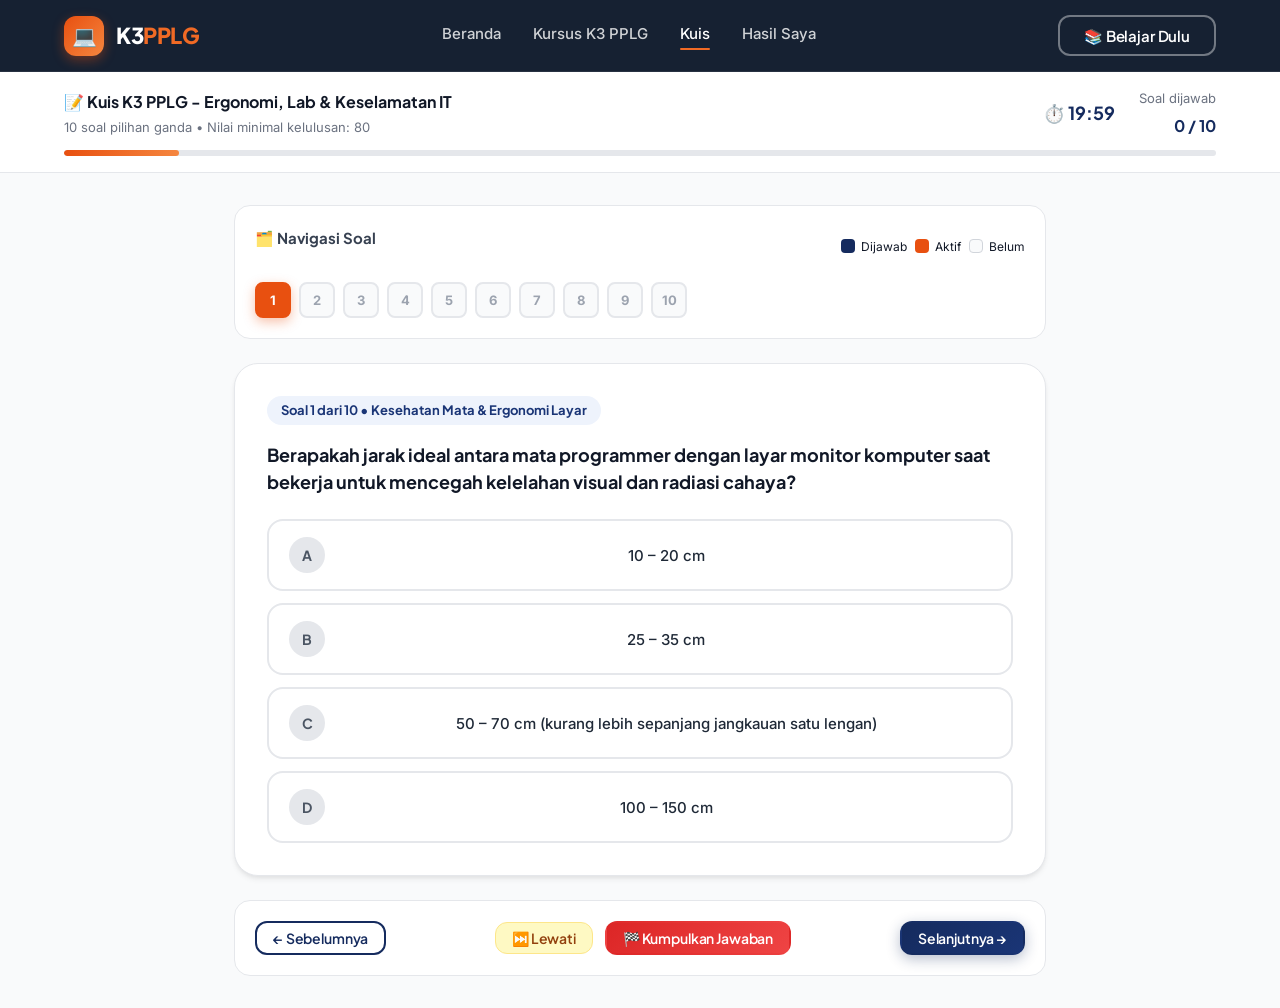
<file: pages/kuis.html>
<!DOCTYPE html>
<html lang="id">
<head>
  <meta charset="UTF-8">
  <meta name="viewport" content="width=device-width, initial-scale=1.0">
  <title>Kuis K3 PPLG - K3Learn</title>
  <meta name="description" content="Kuis interaktif pilihan ganda Keselamatan dan Kesehatan Kerja (K3) untuk bidang Pengembangan Perangkat Lunak dan GIM (PPLG) dengan penilaian otomatis.">
  <link rel="stylesheet" href="../assets/css/style.css">
  <link rel="icon" href="data:image/svg+xml,<svg xmlns='http://www.w3.org/2000/svg' viewBox='0 0 100 100'><text y='.9em' font-size='90'>💻</text></svg>">
</head>
<body>

<!-- NAVBAR -->
<nav class="navbar" id="navbar">
  <div class="container">
    <a href="../index.html" class="nav-logo">
      <div class="nav-logo-icon">💻</div>
      <span class="nav-logo-text">K3<span>PPLG</span></span>
    </a>
    <div class="nav-links" id="navLinks">
      <a href="../index.html" class="nav-link">Beranda</a>
      <a href="kursus.html" class="nav-link">Kursus K3 PPLG</a>
      <a href="kuis.html" class="nav-link active">Kuis</a>
      <a href="hasil.html" class="nav-link">Hasil Saya</a>
    </div>
    <div style="display:flex;align-items:center;gap:.75rem">
      <a href="kursus.html" class="btn btn-outline">📚 Belajar Dulu</a>
      <button class="nav-hamburger" id="hamburger" aria-label="Menu"><span></span><span></span><span></span></button>
    </div>
  </div>
</nav>

<!-- QUIZ LAYOUT -->
<div class="quiz-layout">

  <!-- QUIZ TOPBAR -->
  <div class="quiz-topbar">
    <div class="container">
      <div class="quiz-topbar-inner">
        <div>
          <div class="quiz-title" id="quizTitle">📝 Kuis K3 PPLG - Ergonomi, Lab & Keselamatan IT</div>
          <div style="font-size:.8125rem;color:#6B7280;margin-top:.125rem">10 soal pilihan ganda • Nilai minimal kelulusan: 80</div>
        </div>
        <div style="display:flex;align-items:center;gap:1.5rem">
          <div class="quiz-timer" id="timerDisplay">⏱️ 20:00</div>
          <div style="text-align:right">
            <div style="font-size:.8125rem;color:#6B7280;margin-bottom:.25rem">Soal dijawab</div>
            <div style="font-family:var(--font-display);font-weight:700;font-size:1rem;color:#152B5E"><span id="answeredCount">0</span> / 10</div>
          </div>
        </div>
      </div>
      <!-- Progress Bar -->
      <div style="margin-top:.75rem">
        <div class="progress-wrap" style="height:6px">
          <div class="progress-bar progress-bar-orange" id="quizProgressBar" style="width:0%"></div>
        </div>
      </div>
    </div>
  </div>

  <!-- QUIZ MAIN -->
  <div class="quiz-main">
    <div class="quiz-container">

      <!-- QUESTION NAVIGATOR -->
      <div class="question-navigator">
        <div style="display:flex;align-items:center;justify-content:space-between;margin-bottom:1rem">
          <div class="navigator-title">🗂️ Navigasi Soal</div>
          <div style="display:flex;gap:.5rem;font-size:.75rem">
            <span style="display:flex;align-items:center;gap:.375rem"><span style="width:14px;height:14px;background:#152B5E;border-radius:4px;display:inline-block"></span> Dijawab</span>
            <span style="display:flex;align-items:center;gap:.375rem"><span style="width:14px;height:14px;background:#E85010;border-radius:4px;display:inline-block"></span> Aktif</span>
            <span style="display:flex;align-items:center;gap:.375rem"><span style="width:14px;height:14px;background:#F9FAFB;border:1.5px solid #D1D5DB;border-radius:4px;display:inline-block"></span> Belum</span>
          </div>
        </div>
        <div class="navigator-grid" id="navGrid"></div>
      </div>

      <!-- QUESTION CARD -->
      <div class="question-card" id="questionCard">
        <div class="question-badge" id="questionBadge">Soal 1 dari 10</div>
        <div class="question-text" id="questionText"></div>
        <div class="answer-options" id="answerOptions"></div>
      </div>

      <!-- QUIZ NAVIGATION FOOTER -->
      <div class="quiz-nav-footer">
        <button class="btn btn-outline-navy btn-sm" id="btnPrev" onclick="prevQuestion()" disabled>← Sebelumnya</button>

        <div style="display:flex;align-items:center;gap:.75rem">
          <button class="btn btn-sm" style="background:#FEF9C3;color:#92400E;border:1px solid #FDE68A" onclick="skipQuestion()">⏭️ Lewati</button>
          <button class="btn btn-danger btn-sm" onclick="showSubmitModal()">🏁 Kumpulkan Jawaban</button>
        </div>

        <button class="btn btn-navy btn-sm" id="btnNext" onclick="nextQuestion()">Selanjutnya →</button>
      </div>
    </div>
  </div>
</div>

<!-- SUBMIT MODAL -->
<div class="modal-overlay" id="submitModal">
  <div class="modal">
    <div class="modal-icon modal-icon-warning">📋</div>
    <h3 style="text-align:center;margin-bottom:.5rem;font-family:var(--font-display)">Kumpulkan Jawaban Kuis?</h3>
    <p style="text-align:center;color:#6B7280;margin-bottom:1.5rem;font-size:.9375rem" id="modalDesc">Anda telah menjawab <strong id="modalAnswered">0</strong> dari <strong>10</strong> soal.</p>

    <div id="unansweredWarn" style="display:none;background:#FFF5EE;border:1px solid #FEE4CF;border-radius:.75rem;padding:1rem;margin-bottom:1.25rem;font-size:.875rem;color:#C4430A">
      ⚠️ <strong>Perhatian:</strong> Masih ada <span id="unansweredCount">0</span> soal yang belum dijawab. Soal yang tidak dijawab akan dihitung sebagai salah.
    </div>

    <div style="display:flex;gap:.75rem">
      <button class="btn btn-outline-navy btn-full" onclick="closeSubmitModal()">← Lanjutkan Kerjakan</button>
      <button class="btn btn-primary btn-full" onclick="submitQuiz()">✅ Ya, Kumpulkan</button>
    </div>
  </div>
</div>

<!-- TOAST -->
<div class="toast-container" id="toastContainer"></div>

<script>
const navbar = document.getElementById('navbar');
window.addEventListener('scroll', () => navbar.classList.toggle('scrolled', window.scrollY > 20));
document.getElementById('hamburger').addEventListener('click', () => document.getElementById('navLinks').classList.toggle('mobile-open'));

// =============================================
// K3 PPLG QUIZ DATA (10 Soal Komprehensif)
// =============================================
const quizData = [
  {
    q: "Berapakah jarak ideal antara mata programmer dengan layar monitor komputer saat bekerja untuk mencegah kelelahan visual dan radiasi cahaya?",
    options: [
      "10 – 20 cm",
      "25 – 35 cm",
      "50 – 70 cm (kurang lebih sepanjang jangkauan satu lengan)",
      "100 – 150 cm"
    ],
    answer: 2,
    topic: "Kesehatan Mata & Ergonomi Layar",
    explanation: "Jarak ideal mata ke layar monitor adalah 50 – 70 cm (kurang lebih sepanjang rentangan lengan pengguna) dengan posisi tepi atas monitor sejajar atau sedikit di bawah garis horizontal mata (sudut pandang 15 – 20 derajat)."
  },
  {
    q: "Dalam dunia programming dan aktivitas komputer intensif, apa arti dari metode istirahat mata 'Aturan 20-20-20'?",
    options: [
      "Bekerja 20 jam, istirahat 20 menit, tidur 20 jam",
      "Setiap 20 menit menatap layar, istirahatkan mata dengan melihat objek berjarak 20 kaki (6 meter) selama minimal 20 detik",
      "Mengedipkan mata 20 kali setiap 20 detik pada layar monitor berukuran 20 inci",
      "Menurunkan kecerahan monitor ke level 20% selama 20 menit pada jam 20:00"
    ],
    answer: 1,
    topic: "Aturan 20-20-20 & Mata",
    explanation: "Aturan 20-20-20 adalah rekomendasi medis oftalmologi untuk mencegah Computer Vision Syndrome (CVS): setiap 20 menit bekerja di depan layar, alihkan pandangan ke objek sejauh 20 kaki (sekitar 6 meter) selama 20 detik agar otot siliaris mata dapat rileks."
  },
  {
    q: "Gangguan pada pergelangan tangan akibat penekanan saraf medianus yang sering dialami oleh programmer karena mengetik dengan pergelangan tertekuk dalam waktu lama disebut:",
    options: [
      "Carpal Tunnel Syndrome (CTS)",
      "Vertigo Otot",
      "Astigmatisme Komputer",
      "Scoliosis Juvenil"
    ],
    answer: 0,
    topic: "Ergonomi & Sindrom CTS",
    explanation: "Carpal Tunnel Syndrome (CTS) adalah kondisi kesemutan, mati rasa, atau nyeri pada tangan yang disebabkan oleh tekanan berulang pada saraf medianus di pergelangan tangan. Hal ini dapat dicegah dengan menjaga posisi pergelangan tangan tetap netral/lurus dan menggunakan wrist rest."
  },
  {
    q: "Jika terjadi korsleting listrik yang memicu percikan api di laboratorium komputer atau ruang server (kebakaran kelas C), jenis APAR manakah yang WAJIB digunakan?",
    options: [
      "APAR jenis Busa Cair (Foam)",
      "APAR jenis Air Bertekanan (Water Pressurized)",
      "APAR jenis Gas Karbon Dioksida (CO2) atau Clean Agent",
      "Ember berisi air sabun dan spons basah"
    ],
    answer: 2,
    topic: "Proteksi Kebakaran APAR CO2",
    explanation: "Untuk kebakaran kelas C (peralatan listrik/elektronik bertegangan), WAJIB menggunakan APAR Karbon Dioksida (CO2) atau Clean Agent karena bersifat non-konduktif dan tidak meninggalkan residu cair yang dapat menyebabkan sengatan listrik atau merusak sirkuit."
  },
  {
    q: "Mengapa menghubungkan beberapa terminal stop kontak secara berantai (daisy chaining / mencolokkan roll kabel ke roll kabel lain) sangat dilarang di lab PPLG?",
    options: [
      "Karena memperlambat kecepatan koneksi WiFi di laboratorium",
      "Karena menimbulkan risiko beban arus berlebih (overload) yang memicu panas ekstrem dan kebakaran kabel",
      "Karena lisensi compiler bahasa pemrograman bisa kadaluarsa",
      "Karena komputer siswa akan otomatis logout dari sistem"
    ],
    answer: 1,
    topic: "Kelistrikan Lab Komputer",
    explanation: "Daisy-chaining atau menumpuk terminal stop kontak melebihi kapasitas arus kabel dapat memicu beban berlebih (overload), melelehkan isolasi tembaga kabel, menimbulkan percikan api, dan berakibat fatal pada kebakaran lab komputer."
  },
  {
    q: "SOP laboratorium komputer PPLG melarang keras membawa makanan dan minuman terbuka ke area meja workstation. Alasan utama aturan K3 ini adalah:",
    options: [
      "Mencegah tumpahan cairan yang memicu korsleting listrik (short circuit), sengatan listrik, dan kerusakan hardware permanen",
      "Agar siswa tidak mengantuk saat mendengarkan penjelasan materi",
      "Mencegah hilangnya konsentrasi saat debugging program",
      "Agar meja praktikum tetap terlihat seperti kantor baru"
    ],
    answer: 0,
    topic: "SOP & Tata Tertib Lab PPLG",
    explanation: "Cairan merupakan konduktor listrik yang sangat berbahaya bagi peralatan komputasi. Tumpahan air pada keyboard, motherboard, atau stop kontak dapat memicu korsleting langsung, sengatan listrik pada pengguna, dan kerusakan fatal perangkat."
  },
  {
    q: "Saat merakit PC, mengganti modul RAM, atau membersihkan bagian dalam server lab, teknisi/programmer dianjurkan menggunakan gelang antistatis (anti-static wrist strap). Tujuannya adalah:",
    options: [
      "Mencegah tangan tergores bagian sudut casing PC yang tajam",
      "Mengalirkan muatan listrik statis dari tubuh manusia ke ground agar tidak merusak komponen mikroelektronika sensitif (ESD)",
      "Mempercepat kecepatan transfer clock prosesor",
      "Menahan bobot komponen casing PC agar tidak terjatuh"
    ],
    answer: 1,
    topic: "Hardware & Proteksi ESD",
    explanation: "Electrostatic Discharge (ESD) atau lonjakan muatan listrik statis tubuh manusia dapat mencapai ribuan volt. Meski tidak membahayakan manusia, tegangan ini sanggup merusak sirkuit mikroprosesor dan IC RAM. Gelang antistatis berfungsi menyalurkan muatan tersebut secara aman ke grounding."
  },
  {
    q: "Berdasarkan prinsip ergonomi kerja komputer, berapakah sudut ideal antara lengan atas dengan lengan bawah (siku) saat mengetik pada keyboard?",
    options: [
      "Sudut lancip sekitar 30 – 45 derajat",
      "Sudut sekitar 90 – 100 derajat dengan posisi pergelangan tangan rileks dan sejajar meja",
      "Lengan harus lurus tegak ke depan 180 derajat",
      "Tangan menggantung bebas ke bawah tanpa sandaran"
    ],
    answer: 1,
    topic: "Ergonomi Postur Duduk",
    explanation: "Sudut siku yang optimal saat mengetik di keyboard dan menggerakkan mouse adalah 90 – 100 derajat. Posisi ini memastikan pundak tidak tegang, pergelangan tangan tetap dalam sudut netral, dan peredaran darah ke jari-jari tetap lancar."
  },
  {
    q: "Seorang developer game sering menghadapi bug rumit dan deadline rilis (crunch time) yang memicu stres mental tinggi. Praktik kerja K3 kognitif manakah yang paling direkomendasikan?",
    options: [
      "Memprogram terus selama 10 jam nonstop dengan konsumsi minuman berenergi tinggi",
      "Menerapkan teknik Pomodoro (25 menit koding fokus, 5 menit jeda peregangan otot ringan) serta menjaga hidrasi air putih",
      "Menghindari minum air putih agar tidak membuang waktu ke toilet",
      "Mematikan lampu ruangan dan menyetel kecerahan layar monitor 100%"
    ],
    answer: 1,
    topic: "Kesehatan Mental & Pomodoro",
    explanation: "Teknik Pomodoro (25 menit kerja fokus + 5 menit istirahat peregangan) terbukti efektif menjaga daya konsentrasi, mencegah burnout / kelelahan mental, melancarkan sirkulasi darah, serta mengendurkan ketegangan otot leher dan pundak programmer."
  },
  {
    q: "Jika terjadi korsleting listrik yang mengeluarkan kepulan asap pekat dari salah satu komputer di laboratorium PPLG, langkah K3 pertama yang paling tepat dilakukan adalah:",
    options: [
      "Menyiram komputer yang berasap dengan seember air",
      "Segera menekan tombol saklar darurat pemutus arus listrik lab (Emergency Power Off / MCB Lab)",
      "Mencoba mencabut kabel colokan komputer tersebut dengan tangan basah",
      "Membiarkan komputer tetap menyala sambil menyelesaikan commit kode sumber"
    ],
    answer: 1,
    topic: "Tanggap Darurat Lab Komputer",
    explanation: "Langkah pertama yang paling krusial saat kebakaran listrik adalah memutus sumber arus utama melalui saklar darurat (Emergency Power Off / MCB Lab). Mematikan aliran listrik menghentikan sumber panas dan mencegah risiko sengatan listrik sebelum pemadaman dengan APAR CO2 dilakukan."
  }
];

// =============================================
// QUIZ STATE
// =============================================
let currentQ = 0;
let userAnswers = new Array(quizData.length).fill(null);
let timeLeft = 20 * 60; // 20 minutes
let timerInterval;

// Check URL params for quiz customization
const urlParams = new URLSearchParams(window.location.search);
const materiParam = urlParams.get('materi');
if (materiParam) {
  const materiTitles = {
    'ergonomi': 'Kuis Ergonomi Kerja Programmer',
    'mata': 'Kuis Kesehatan Mata & CVS 20-20-20',
    'listrik': 'Kuis Keselamatan Listrik Lab Komputer',
    'apar': 'Kuis Proteksi Kebakaran & APAR CO2',
    'mental': 'Kuis Kesehatan Mental & Anti-Burnout',
    'sop': 'Kuis SOP & Budaya 5R Lab PPLG',
    'hardware': 'Kuis Perakitan PC & Proteksi ESD',
    'lingkungan': 'Kuis Ergonomi Lingkungan & Pencahayaan'
  };
  if (materiTitles[materiParam]) {
    document.getElementById('quizTitle').textContent = '📝 ' + materiTitles[materiParam];
  }
}

// Build nav grid
function buildNavGrid() {
  const grid = document.getElementById('navGrid');
  grid.innerHTML = '';
  for(let i = 0; i < quizData.length; i++) {
    const dot = document.createElement('button');
    dot.className = 'nav-dot' + (i === currentQ ? ' current' : '') + (userAnswers[i] !== null ? ' answered' : '');
    dot.textContent = i + 1;
    dot.id = 'dot-' + i;
    dot.onclick = () => goToQuestion(i);
    grid.appendChild(dot);
  }
}

function updateNavDot(idx) {
  const dot = document.getElementById('dot-' + idx);
  if(!dot) return;
  dot.className = 'nav-dot' + (idx === currentQ ? ' current' : '') + (userAnswers[idx] !== null ? ' answered' : '');
}

function renderQuestion() {
  const q = quizData[currentQ];
  document.getElementById('questionBadge').textContent = 'Soal ' + (currentQ + 1) + ' dari ' + quizData.length + ' • ' + (q.topic || 'K3 PPLG');
  document.getElementById('questionText').textContent = q.q;

  const opts = document.getElementById('answerOptions');
  opts.innerHTML = '';
  const letters = ['A', 'B', 'C', 'D'];
  q.options.forEach((opt, i) => {
    const btn = document.createElement('button');
    btn.className = 'answer-option' + (userAnswers[currentQ] === i ? ' selected' : '');
    btn.onclick = () => selectAnswer(i);
    btn.innerHTML = `<div class="answer-letter">${letters[i]}</div><div class="answer-text">${opt}</div>`;
    opts.appendChild(btn);
  });

  document.getElementById('btnPrev').disabled = currentQ === 0;
  document.getElementById('btnNext').disabled = currentQ === quizData.length - 1;

  // Update progress bar
  const pct = Math.round((currentQ + 1) / quizData.length * 100);
  document.getElementById('quizProgressBar').style.width = pct + '%';
}

function selectAnswer(idx) {
  userAnswers[currentQ] = idx;
  // Update display
  document.querySelectorAll('.answer-option').forEach((opt, i) => {
    opt.className = 'answer-option' + (i === idx ? ' selected' : '');
  });
  // Update nav dot
  const dot = document.getElementById('dot-' + currentQ);
  if(dot) dot.className = 'nav-dot answered';
  // Update count
  const answered = userAnswers.filter(a => a !== null).length;
  document.getElementById('answeredCount').textContent = answered;
  // Auto advance
  setTimeout(() => { if(currentQ < quizData.length - 1) nextQuestion(); }, 400);
}

function goToQuestion(idx) {
  const prevIdx = currentQ;
  currentQ = idx;
  updateNavDot(prevIdx);
  updateNavDot(idx);
  document.getElementById('dot-' + prevIdx).className = 'nav-dot' + (userAnswers[prevIdx] !== null ? ' answered' : '');
  document.getElementById('dot-' + idx).className = 'nav-dot current' + (userAnswers[idx] !== null ? ' answered' : '');
  renderQuestion();
}

function prevQuestion() { if(currentQ > 0) goToQuestion(currentQ - 1); }
function nextQuestion() { if(currentQ < quizData.length - 1) goToQuestion(currentQ + 1); }
function skipQuestion() { nextQuestion(); }

// Timer
function startTimer() {
  timerInterval = setInterval(() => {
    timeLeft--;
    const m = Math.floor(timeLeft / 60).toString().padStart(2, '0');
    const s = (timeLeft % 60).toString().padStart(2, '0');
    const display = document.getElementById('timerDisplay');
    display.textContent = '⏱️ ' + m + ':' + s;
    if(timeLeft <= 300) display.className = 'quiz-timer warning';
    if(timeLeft <= 60)  display.className = 'quiz-timer danger';
    if(timeLeft <= 0)   { clearInterval(timerInterval); submitQuiz(); }
  }, 1000);
}

// Submit
function showSubmitModal() {
  const answered = userAnswers.filter(a => a !== null).length;
  const unanswered = quizData.length - answered;
  document.getElementById('modalAnswered').textContent = answered;
  const warnEl = document.getElementById('unansweredWarn');
  if(unanswered > 0) {
    warnEl.style.display = 'block';
    document.getElementById('unansweredCount').textContent = unanswered;
  } else {
    warnEl.style.display = 'none';
  }
  document.getElementById('submitModal').classList.add('active');
}

function closeSubmitModal() {
  document.getElementById('submitModal').classList.remove('active');
}

function submitQuiz() {
  clearInterval(timerInterval);
  closeSubmitModal();
  // Calculate score
  let correct = 0;
  quizData.forEach((q, i) => { if(userAnswers[i] === q.answer) correct++; });
  const score = Math.round((correct / quizData.length) * 100);
  
  const materiName = 'K3 PPLG';
  // Save to localStorage
  const hist = JSON.parse(localStorage.getItem('k3_history') || '[]');
  hist.unshift({ materi: materiName, score, correct, total: quizData.length, date: new Date().toISOString(), answers: userAnswers });
  localStorage.setItem('k3_history', JSON.stringify(hist.slice(0, 20)));
  localStorage.setItem('k3_last_quiz', JSON.stringify({ materi: materiName, score, correct, total: quizData.length, questions: quizData, answers: userAnswers }));
  
  // Redirect to result
  window.location.href = 'hasil.html';
}

// Toast
function showToast(msg, type='warning') {
  const t = document.createElement('div');
  t.className = 'toast toast-' + type;
  t.innerHTML = (type === 'warning' ? '⚠️' : '✅') + ' ' + msg;
  document.getElementById('toastContainer').appendChild(t);
  setTimeout(() => t.remove(), 3500);
}

// INIT
document.addEventListener('DOMContentLoaded', () => {
  buildNavGrid();
  renderQuestion();
  startTimer();
});
</script>
</body>
</html>
</file>
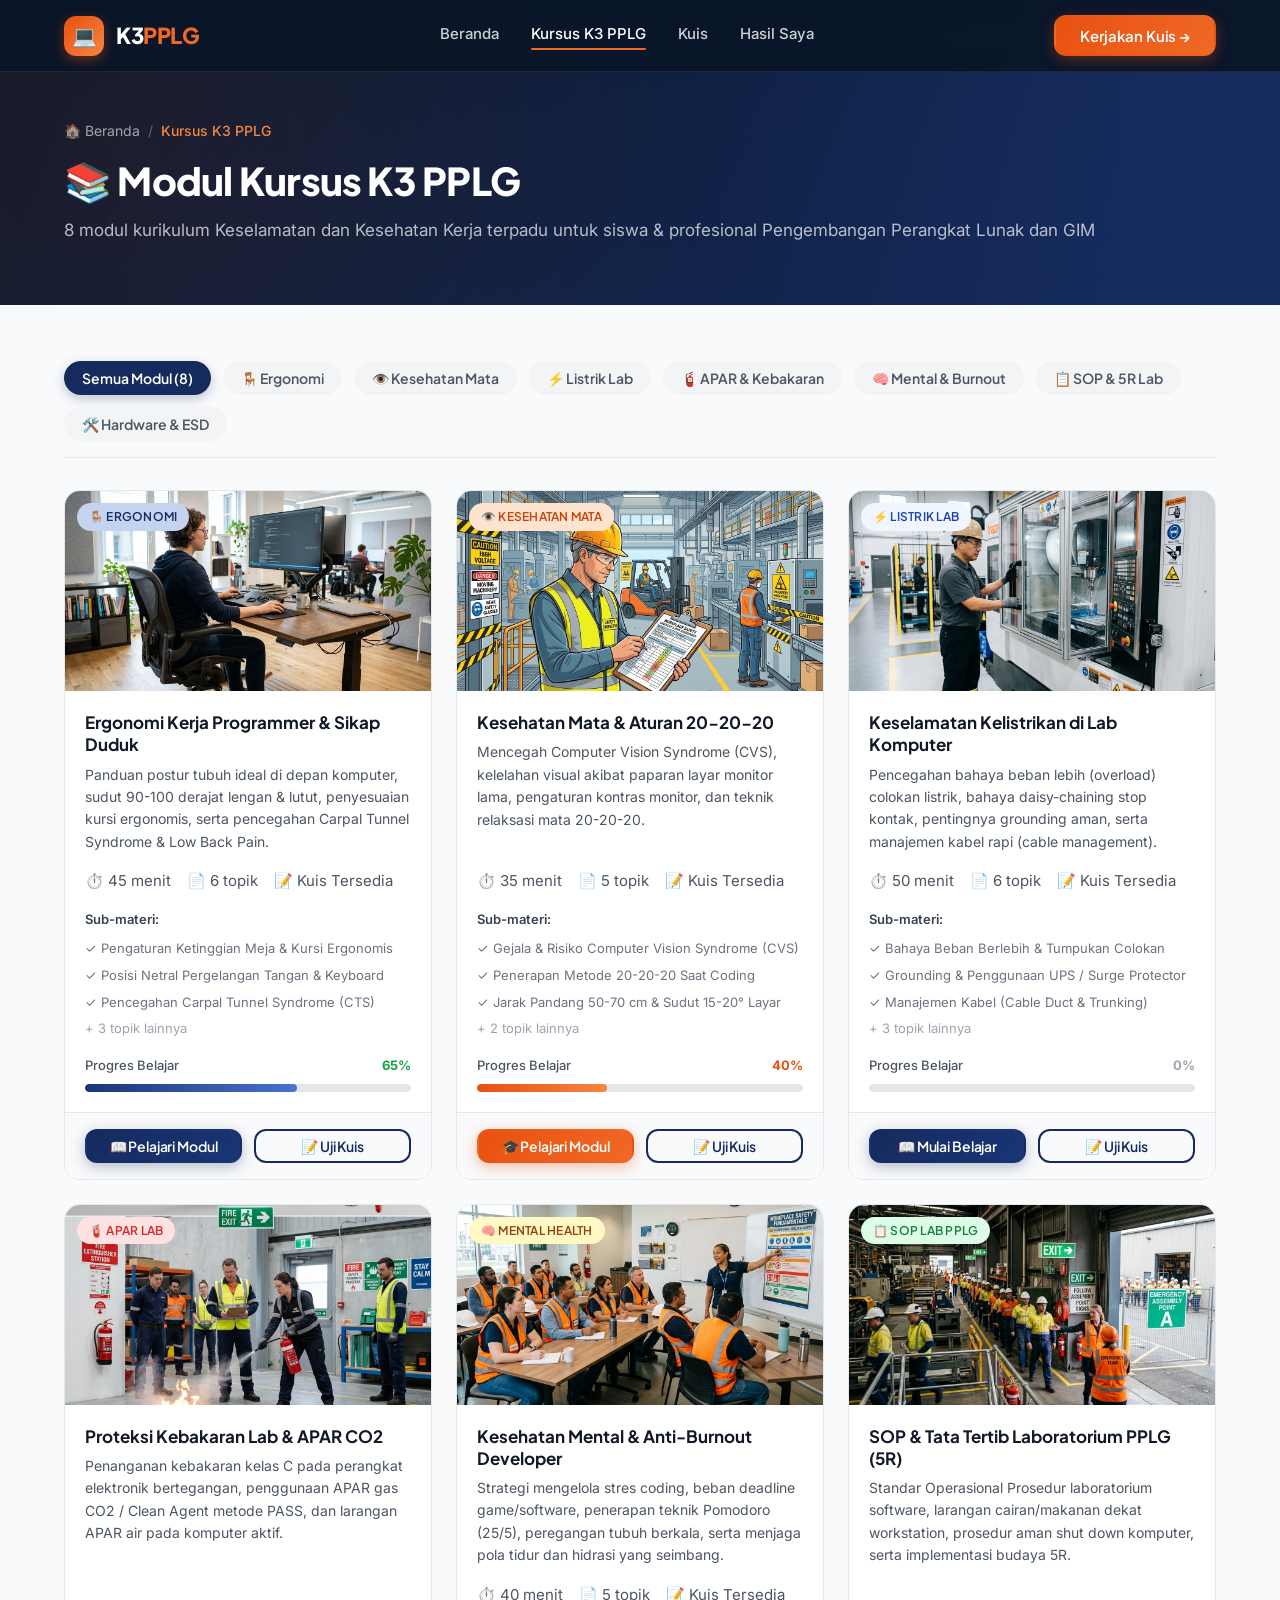
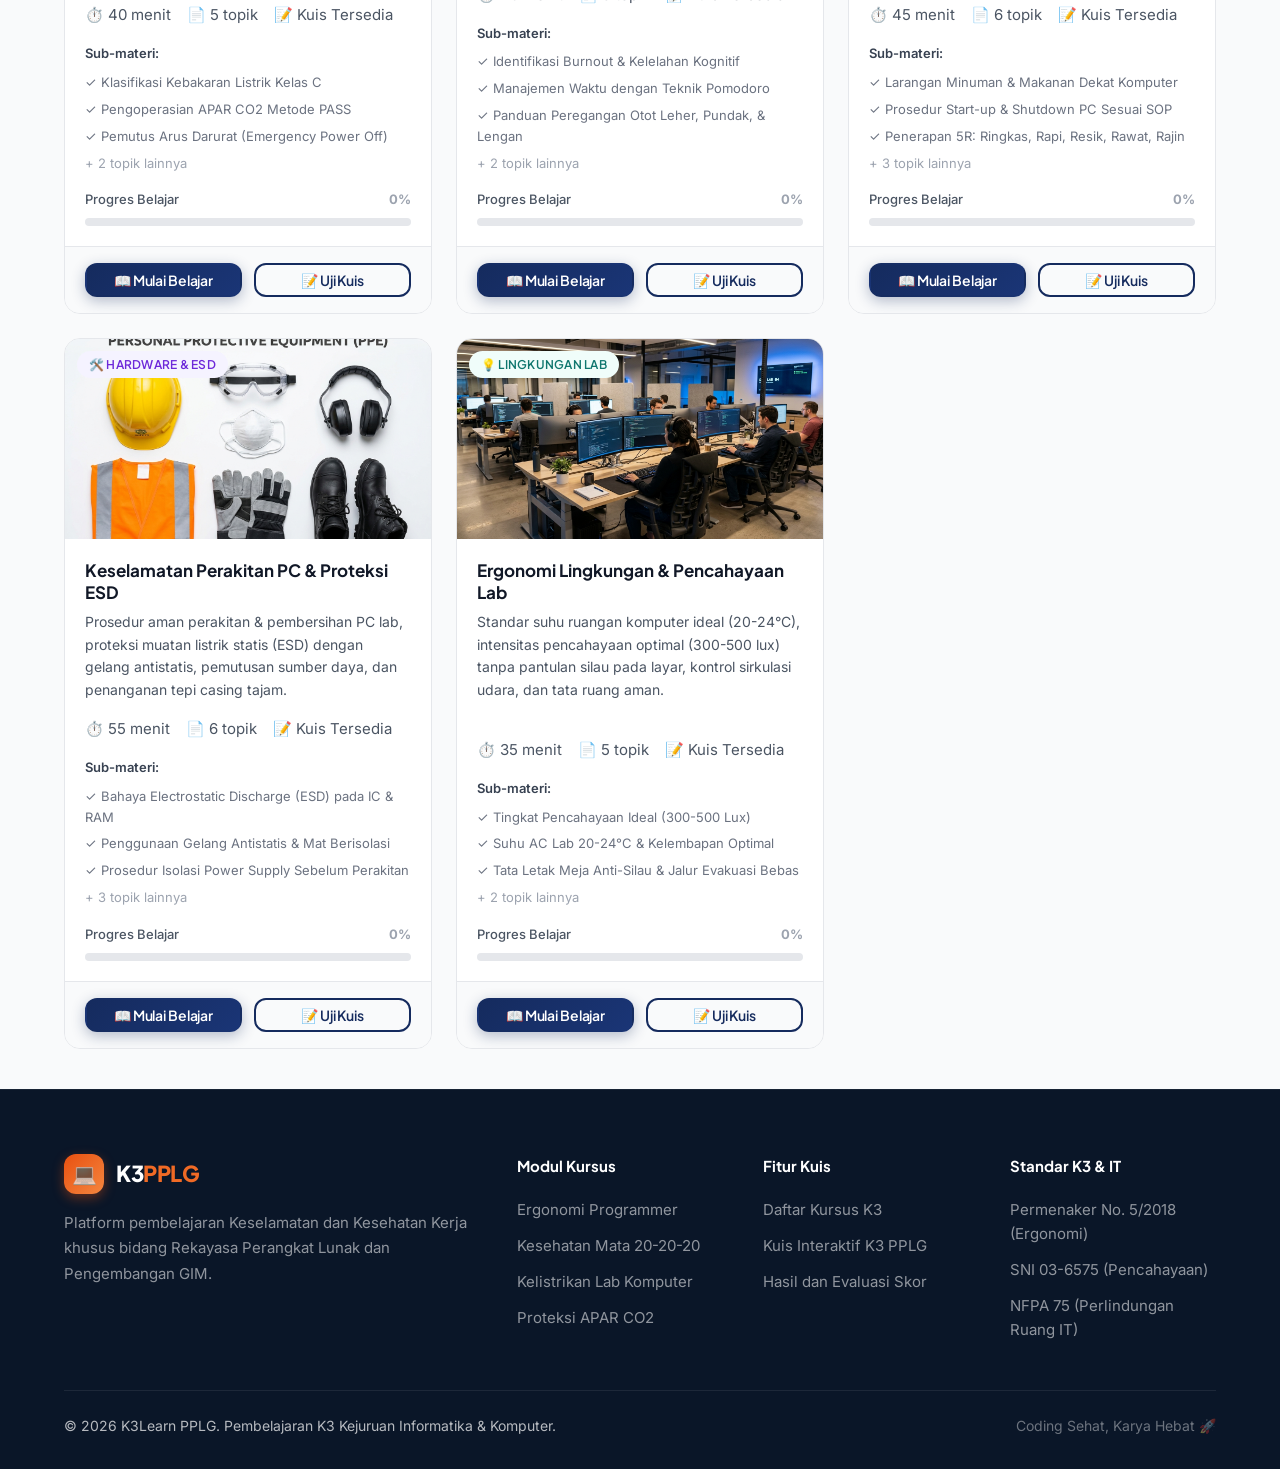
<file: pages/kursus.html>
<!DOCTYPE html>
<html lang="id">
<head>
  <meta charset="UTF-8">
  <meta name="viewport" content="width=device-width, initial-scale=1.0">
  <title>Kursus K3 PPLG - K3Learn</title>
  <meta name="description" content="Daftar lengkap kursus K3 untuk bidang Pengembangan Perangkat Lunak dan GIM (PPLG) - ergonomi pemrograman, kesehatan mata, kelistrikan lab, proteksi APAR CO2, dan budaya 5R.">
  <link rel="stylesheet" href="../assets/css/style.css">
  <link rel="icon" href="data:image/svg+xml,<svg xmlns='http://www.w3.org/2000/svg' viewBox='0 0 100 100'><text y='.9em' font-size='90'>💻</text></svg>">
</head>
<body>

<!-- NAVBAR -->
<nav class="navbar" id="navbar">
  <div class="container">
    <a href="../index.html" class="nav-logo">
      <div class="nav-logo-icon">💻</div>
      <span class="nav-logo-text">K3<span>PPLG</span></span>
    </a>
    <div class="nav-links" id="navLinks">
      <a href="../index.html" class="nav-link">Beranda</a>
      <a href="kursus.html" class="nav-link active">Kursus K3 PPLG</a>
      <a href="kuis.html" class="nav-link">Kuis</a>
      <a href="hasil.html" class="nav-link">Hasil Saya</a>
    </div>
    <div style="display:flex;align-items:center;gap:.75rem">
      <a href="kuis.html" class="btn btn-primary">Kerjakan Kuis →</a>
      <button class="nav-hamburger" id="hamburger" aria-label="Menu"><span></span><span></span><span></span></button>
    </div>
  </div>
</nav>

<!-- PAGE HEADER -->
<header class="page-header">
  <div class="container">
    <div class="breadcrumb">
      <a href="../index.html">🏠 Beranda</a>
      <span class="breadcrumb-sep">/</span>
      <span class="breadcrumb-current">Kursus K3 PPLG</span>
    </div>
    <h1 class="page-header-title">📚 Modul Kursus K3 PPLG</h1>
    <p class="page-header-subtitle">8 modul kurikulum Keselamatan dan Kesehatan Kerja terpadu untuk siswa & profesional Pengembangan Perangkat Lunak dan GIM</p>
  </div>
</header>

<!-- MAIN CONTENT -->
<main style="padding:2.5rem 0;background:#F9FAFB;min-height:60vh">
  <div class="container">

    <!-- FILTER -->
    <div class="filter-bar">
      <button class="filter-tab active" onclick="filterCourse('semua',this)">Semua Modul (8)</button>
      <button class="filter-tab" onclick="filterCourse('ergonomi',this)">🪑 Ergonomi</button>
      <button class="filter-tab" onclick="filterCourse('mata',this)">👁️ Kesehatan Mata</button>
      <button class="filter-tab" onclick="filterCourse('listrik',this)">⚡ Listrik Lab</button>
      <button class="filter-tab" onclick="filterCourse('apar',this)">🧯 APAR & Kebakaran</button>
      <button class="filter-tab" onclick="filterCourse('mental',this)">🧠 Mental & Burnout</button>
      <button class="filter-tab" onclick="filterCourse('sop',this)">📋 SOP & 5R Lab</button>
      <button class="filter-tab" onclick="filterCourse('hardware',this)">🛠️ Hardware & ESD</button>
    </div>

    <!-- COURSES GRID -->
    <div class="courses-grid" id="coursesGrid">

      <!-- Course 1 -->
      <div class="course-card" data-kategori="ergonomi" data-aos data-delay="50">
        <div class="course-img-wrap">
          <img src="../assets/images/course_ergonomi.jpg" alt="Ergonomi Kerja Programmer" loading="lazy">
          <div class="course-img-badge"><span class="badge badge-navy">🪑 Ergonomi</span></div>
        </div>
        <div class="course-body">
          <div class="course-title">Ergonomi Kerja Programmer & Sikap Duduk</div>
          <p class="course-desc">Panduan postur tubuh ideal di depan komputer, sudut 90-100 derajat lengan & lutut, penyesuaian kursi ergonomis, serta pencegahan Carpal Tunnel Syndrome & Low Back Pain.</p>
          <div class="course-meta">
            <div class="course-meta-item">⏱️ 45 menit</div>
            <div class="course-meta-item">📄 6 topik</div>
            <div class="course-meta-item">📝 Kuis Tersedia</div>
          </div>
          <div style="margin-bottom:1rem">
            <div style="font-size:.8125rem;font-weight:600;color:#374151;margin-bottom:.5rem">Sub-materi:</div>
            <div style="display:flex;flex-direction:column;gap:.375rem">
              <div style="font-size:.8125rem;color:#6B7280">✓ Pengaturan Ketinggian Meja & Kursi Ergonomis</div>
              <div style="font-size:.8125rem;color:#6B7280">✓ Posisi Netral Pergelangan Tangan & Keyboard</div>
              <div style="font-size:.8125rem;color:#6B7280">✓ Pencegahan Carpal Tunnel Syndrome (CTS)</div>
              <div style="font-size:.8125rem;color:#9CA3AF">+ 3 topik lainnya</div>
            </div>
          </div>
          <div>
            <div class="course-progress-hdr"><span>Progres Belajar</span><span style="color:#16A34A;font-weight:700">65%</span></div>
            <div class="progress-wrap"><div class="progress-bar" style="width:65%"></div></div>
          </div>
        </div>
        <div class="card-footer" style="padding:1rem 1.25rem;display:flex;gap:.75rem">
          <a href="materi.html?id=ergonomi" class="btn btn-navy btn-sm" style="flex:1">📖 Pelajari Modul</a>
          <a href="kuis.html?materi=ergonomi" class="btn btn-outline-navy btn-sm" style="flex:1">📝 Uji Kuis</a>
        </div>
      </div>

      <!-- Course 2 -->
      <div class="course-card" data-kategori="mata" data-aos data-delay="100">
        <div class="course-img-wrap">
          <img src="../assets/images/course_hazard.jpg" alt="Kesehatan Penglihatan" loading="lazy">
          <div class="course-img-badge"><span class="badge badge-orange">👁️ Kesehatan Mata</span></div>
        </div>
        <div class="course-body">
          <div class="course-title">Kesehatan Mata & Aturan 20-20-20</div>
          <p class="course-desc">Mencegah Computer Vision Syndrome (CVS), kelelahan visual akibat paparan layar monitor lama, pengaturan kontras monitor, dan teknik relaksasi mata 20-20-20.</p>
          <div class="course-meta">
            <div class="course-meta-item">⏱️ 35 menit</div>
            <div class="course-meta-item">📄 5 topik</div>
            <div class="course-meta-item">📝 Kuis Tersedia</div>
          </div>
          <div style="margin-bottom:1rem">
            <div style="font-size:.8125rem;font-weight:600;color:#374151;margin-bottom:.5rem">Sub-materi:</div>
            <div style="display:flex;flex-direction:column;gap:.375rem">
              <div style="font-size:.8125rem;color:#6B7280">✓ Gejala & Risiko Computer Vision Syndrome (CVS)</div>
              <div style="font-size:.8125rem;color:#6B7280">✓ Penerapan Metode 20-20-20 Saat Coding</div>
              <div style="font-size:.8125rem;color:#6B7280">✓ Jarak Pandang 50-70 cm & Sudut 15-20° Layar</div>
              <div style="font-size:.8125rem;color:#9CA3AF">+ 2 topik lainnya</div>
            </div>
          </div>
          <div>
            <div class="course-progress-hdr"><span>Progres Belajar</span><span style="color:#E85010;font-weight:700">40%</span></div>
            <div class="progress-wrap"><div class="progress-bar progress-bar-orange" style="width:40%"></div></div>
          </div>
        </div>
        <div class="card-footer" style="padding:1rem 1.25rem;display:flex;gap:.75rem">
          <a href="materi.html?id=mata" class="btn btn-primary btn-sm" style="flex:1">🎓 Pelajari Modul</a>
          <a href="kuis.html?materi=mata" class="btn btn-outline-navy btn-sm" style="flex:1">📝 Uji Kuis</a>
        </div>
      </div>

      <!-- Course 3 -->
      <div class="course-card" data-kategori="listrik" data-aos data-delay="150">
        <div class="course-img-wrap">
          <img src="../assets/images/course_machine.jpg" alt="Keselamatan Listrik Lab" loading="lazy">
          <div class="course-img-badge"><span class="badge" style="background:#EFF6FF;color:#1E40AF">⚡ Listrik Lab</span></div>
        </div>
        <div class="course-body">
          <div class="course-title">Keselamatan Kelistrikan di Lab Komputer</div>
          <p class="course-desc">Pencegahan bahaya beban lebih (overload) colokan listrik, bahaya daisy-chaining stop kontak, pentingnya grounding aman, serta manajemen kabel rapi (cable management).</p>
          <div class="course-meta">
            <div class="course-meta-item">⏱️ 50 menit</div>
            <div class="course-meta-item">📄 6 topik</div>
            <div class="course-meta-item">📝 Kuis Tersedia</div>
          </div>
          <div style="margin-bottom:1rem">
            <div style="font-size:.8125rem;font-weight:600;color:#374151;margin-bottom:.5rem">Sub-materi:</div>
            <div style="display:flex;flex-direction:column;gap:.375rem">
              <div style="font-size:.8125rem;color:#6B7280">✓ Bahaya Beban Berlebih & Tumpukan Colokan</div>
              <div style="font-size:.8125rem;color:#6B7280">✓ Grounding & Penggunaan UPS / Surge Protector</div>
              <div style="font-size:.8125rem;color:#6B7280">✓ Manajemen Kabel (Cable Duct & Trunking)</div>
              <div style="font-size:.8125rem;color:#9CA3AF">+ 3 topik lainnya</div>
            </div>
          </div>
          <div>
            <div class="course-progress-hdr"><span>Progres Belajar</span><span style="color:#9CA3AF;font-weight:700">0%</span></div>
            <div class="progress-wrap"><div class="progress-bar" style="width:0%"></div></div>
          </div>
        </div>
        <div class="card-footer" style="padding:1rem 1.25rem;display:flex;gap:.75rem">
          <a href="materi.html?id=listrik" class="btn btn-navy btn-sm" style="flex:1">📖 Mulai Belajar</a>
          <a href="kuis.html?materi=listrik" class="btn btn-outline-navy btn-sm" style="flex:1">📝 Uji Kuis</a>
        </div>
      </div>

      <!-- Course 4 -->
      <div class="course-card" data-kategori="apar" data-aos data-delay="200">
        <div class="course-img-wrap">
          <img src="../assets/images/course_fire.jpg" alt="Proteksi Kebakaran Lab" loading="lazy">
          <div class="course-img-badge"><span class="badge badge-red">🧯 APAR Lab</span></div>
        </div>
        <div class="course-body">
          <div class="course-title">Proteksi Kebakaran Lab & APAR CO2</div>
          <p class="course-desc">Penanganan kebakaran kelas C pada perangkat elektronik bertegangan, penggunaan APAR gas CO2 / Clean Agent metode PASS, dan larangan APAR air pada komputer aktif.</p>
          <div class="course-meta">
            <div class="course-meta-item">⏱️ 40 menit</div>
            <div class="course-meta-item">📄 5 topik</div>
            <div class="course-meta-item">📝 Kuis Tersedia</div>
          </div>
          <div style="margin-bottom:1rem">
            <div style="font-size:.8125rem;font-weight:600;color:#374151;margin-bottom:.5rem">Sub-materi:</div>
            <div style="display:flex;flex-direction:column;gap:.375rem">
              <div style="font-size:.8125rem;color:#6B7280">✓ Klasifikasi Kebakaran Listrik Kelas C</div>
              <div style="font-size:.8125rem;color:#6B7280">✓ Pengoperasian APAR CO2 Metode PASS</div>
              <div style="font-size:.8125rem;color:#6B7280">✓ Pemutus Arus Darurat (Emergency Power Off)</div>
              <div style="font-size:.8125rem;color:#9CA3AF">+ 2 topik lainnya</div>
            </div>
          </div>
          <div>
            <div class="course-progress-hdr"><span>Progres Belajar</span><span style="color:#9CA3AF;font-weight:700">0%</span></div>
            <div class="progress-wrap"><div class="progress-bar" style="width:0%"></div></div>
          </div>
        </div>
        <div class="card-footer" style="padding:1rem 1.25rem;display:flex;gap:.75rem">
          <a href="materi.html?id=apar" class="btn btn-navy btn-sm" style="flex:1">📖 Mulai Belajar</a>
          <a href="kuis.html?materi=apar" class="btn btn-outline-navy btn-sm" style="flex:1">📝 Uji Kuis</a>
        </div>
      </div>

      <!-- Course 5 -->
      <div class="course-card" data-kategori="mental" data-aos data-delay="250">
        <div class="course-img-wrap">
          <img src="../assets/images/course_k3basics.jpg" alt="Kesehatan Mental Programmer" loading="lazy">
          <div class="course-img-badge"><span class="badge" style="background:#FEF9C3;color:#92400E">🧠 Mental Health</span></div>
        </div>
        <div class="course-body">
          <div class="course-title">Kesehatan Mental & Anti-Burnout Developer</div>
          <p class="course-desc">Strategi mengelola stres coding, beban deadline game/software, penerapan teknik Pomodoro (25/5), peregangan tubuh berkala, serta menjaga pola tidur dan hidrasi yang seimbang.</p>
          <div class="course-meta">
            <div class="course-meta-item">⏱️ 40 menit</div>
            <div class="course-meta-item">📄 5 topik</div>
            <div class="course-meta-item">📝 Kuis Tersedia</div>
          </div>
          <div style="margin-bottom:1rem">
            <div style="font-size:.8125rem;font-weight:600;color:#374151;margin-bottom:.5rem">Sub-materi:</div>
            <div style="display:flex;flex-direction:column;gap:.375rem">
              <div style="font-size:.8125rem;color:#6B7280">✓ Identifikasi Burnout & Kelelahan Kognitif</div>
              <div style="font-size:.8125rem;color:#6B7280">✓ Manajemen Waktu dengan Teknik Pomodoro</div>
              <div style="font-size:.8125rem;color:#6B7280">✓ Panduan Peregangan Otot Leher, Pundak, & Lengan</div>
              <div style="font-size:.8125rem;color:#9CA3AF">+ 2 topik lainnya</div>
            </div>
          </div>
          <div>
            <div class="course-progress-hdr"><span>Progres Belajar</span><span style="color:#9CA3AF;font-weight:700">0%</span></div>
            <div class="progress-wrap"><div class="progress-bar" style="width:0%"></div></div>
          </div>
        </div>
        <div class="card-footer" style="padding:1rem 1.25rem;display:flex;gap:.75rem">
          <a href="materi.html?id=mental" class="btn btn-navy btn-sm" style="flex:1">📖 Mulai Belajar</a>
          <a href="kuis.html?materi=mental" class="btn btn-outline-navy btn-sm" style="flex:1">📝 Uji Kuis</a>
        </div>
      </div>

      <!-- Course 6 -->
      <div class="course-card" data-kategori="sop" data-aos data-delay="300">
        <div class="course-img-wrap">
          <img src="../assets/images/course_emergency.jpg" alt="SOP Lab PPLG" loading="lazy">
          <div class="course-img-badge"><span class="badge badge-green">📋 SOP Lab PPLG</span></div>
        </div>
        <div class="course-body">
          <div class="course-title">SOP & Tata Tertib Laboratorium PPLG (5R)</div>
          <p class="course-desc">Standar Operasional Prosedur laboratorium software, larangan cairan/makanan dekat workstation, prosedur aman shut down komputer, serta implementasi budaya 5R.</p>
          <div class="course-meta">
            <div class="course-meta-item">⏱️ 45 menit</div>
            <div class="course-meta-item">📄 6 topik</div>
            <div class="course-meta-item">📝 Kuis Tersedia</div>
          </div>
          <div style="margin-bottom:1rem">
            <div style="font-size:.8125rem;font-weight:600;color:#374151;margin-bottom:.5rem">Sub-materi:</div>
            <div style="display:flex;flex-direction:column;gap:.375rem">
              <div style="font-size:.8125rem;color:#6B7280">✓ Larangan Minuman & Makanan Dekat Komputer</div>
              <div style="font-size:.8125rem;color:#6B7280">✓ Prosedur Start-up & Shutdown PC Sesuai SOP</div>
              <div style="font-size:.8125rem;color:#6B7280">✓ Penerapan 5R: Ringkas, Rapi, Resik, Rawat, Rajin</div>
              <div style="font-size:.8125rem;color:#9CA3AF">+ 3 topik lainnya</div>
            </div>
          </div>
          <div>
            <div class="course-progress-hdr"><span>Progres Belajar</span><span style="color:#9CA3AF;font-weight:700">0%</span></div>
            <div class="progress-wrap"><div class="progress-bar" style="width:0%"></div></div>
          </div>
        </div>
        <div class="card-footer" style="padding:1rem 1.25rem;display:flex;gap:.75rem">
          <a href="materi.html?id=sop" class="btn btn-navy btn-sm" style="flex:1">📖 Mulai Belajar</a>
          <a href="kuis.html?materi=sop" class="btn btn-outline-navy btn-sm" style="flex:1">📝 Uji Kuis</a>
        </div>
      </div>

      <!-- Course 7 -->
      <div class="course-card" data-kategori="hardware" data-aos data-delay="350">
        <div class="course-img-wrap">
          <img src="../assets/images/course_apd.jpg" alt="Hardware & ESD" loading="lazy">
          <div class="course-img-badge"><span class="badge" style="background:#F5F3FF;color:#6D28D9">🛠️ Hardware & ESD</span></div>
        </div>
        <div class="course-body">
          <div class="course-title">Keselamatan Perakitan PC & Proteksi ESD</div>
          <p class="course-desc">Prosedur aman perakitan & pembersihan PC lab, proteksi muatan listrik statis (ESD) dengan gelang antistatis, pemutusan sumber daya, dan penanganan tepi casing tajam.</p>
          <div class="course-meta">
            <div class="course-meta-item">⏱️ 55 menit</div>
            <div class="course-meta-item">📄 6 topik</div>
            <div class="course-meta-item">📝 Kuis Tersedia</div>
          </div>
          <div style="margin-bottom:1rem">
            <div style="font-size:.8125rem;font-weight:600;color:#374151;margin-bottom:.5rem">Sub-materi:</div>
            <div style="display:flex;flex-direction:column;gap:.375rem">
              <div style="font-size:.8125rem;color:#6B7280">✓ Bahaya Electrostatic Discharge (ESD) pada IC & RAM</div>
              <div style="font-size:.8125rem;color:#6B7280">✓ Penggunaan Gelang Antistatis & Mat Berisolasi</div>
              <div style="font-size:.8125rem;color:#6B7280">✓ Prosedur Isolasi Power Supply Sebelum Perakitan</div>
              <div style="font-size:.8125rem;color:#9CA3AF">+ 3 topik lainnya</div>
            </div>
          </div>
          <div>
            <div class="course-progress-hdr"><span>Progres Belajar</span><span style="color:#9CA3AF;font-weight:700">0%</span></div>
            <div class="progress-wrap"><div class="progress-bar" style="width:0%"></div></div>
          </div>
        </div>
        <div class="card-footer" style="padding:1rem 1.25rem;display:flex;gap:.75rem">
          <a href="materi.html?id=hardware" class="btn btn-navy btn-sm" style="flex:1">📖 Mulai Belajar</a>
          <a href="kuis.html?materi=hardware" class="btn btn-outline-navy btn-sm" style="flex:1">📝 Uji Kuis</a>
        </div>
      </div>

      <!-- Course 8 -->
      <div class="course-card" data-kategori="ergonomi" data-aos data-delay="400">
        <div class="course-img-wrap">
          <img src="../assets/images/hero_pplg.jpg" alt="Lingkungan Fisik Lab" loading="lazy">
          <div class="course-img-badge"><span class="badge" style="background:#F0FDFA;color:#0F766E">💡 Lingkungan Lab</span></div>
        </div>
        <div class="course-body">
          <div class="course-title">Ergonomi Lingkungan & Pencahayaan Lab</div>
          <p class="course-desc">Standar suhu ruangan komputer ideal (20-24°C), intensitas pencahayaan optimal (300-500 lux) tanpa pantulan silau pada layar, kontrol sirkulasi udara, dan tata ruang aman.</p>
          <div class="course-meta">
            <div class="course-meta-item">⏱️ 35 menit</div>
            <div class="course-meta-item">📄 5 topik</div>
            <div class="course-meta-item">📝 Kuis Tersedia</div>
          </div>
          <div style="margin-bottom:1rem">
            <div style="font-size:.8125rem;font-weight:600;color:#374151;margin-bottom:.5rem">Sub-materi:</div>
            <div style="display:flex;flex-direction:column;gap:.375rem">
              <div style="font-size:.8125rem;color:#6B7280">✓ Tingkat Pencahayaan Ideal (300-500 Lux)</div>
              <div style="font-size:.8125rem;color:#6B7280">✓ Suhu AC Lab 20-24°C & Kelembapan Optimal</div>
              <div style="font-size:.8125rem;color:#6B7280">✓ Tata Letak Meja Anti-Silau & Jalur Evakuasi Bebas</div>
              <div style="font-size:.8125rem;color:#9CA3AF">+ 2 topik lainnya</div>
            </div>
          </div>
          <div>
            <div class="course-progress-hdr"><span>Progres Belajar</span><span style="color:#9CA3AF;font-weight:700">0%</span></div>
            <div class="progress-wrap"><div class="progress-bar" style="width:0%"></div></div>
          </div>
        </div>
        <div class="card-footer" style="padding:1rem 1.25rem;display:flex;gap:.75rem">
          <a href="materi.html?id=lingkungan" class="btn btn-navy btn-sm" style="flex:1">📖 Mulai Belajar</a>
          <a href="kuis.html?materi=lingkungan" class="btn btn-outline-navy btn-sm" style="flex:1">📝 Uji Kuis</a>
        </div>
      </div>

    </div>
  </div>
</main>

<!-- FOOTER -->
<footer class="footer">
  <div class="container">
    <div class="footer-grid">
      <div>
        <div class="nav-logo" style="margin-bottom:.5rem">
          <div class="nav-logo-icon">💻</div>
          <span class="nav-logo-text">K3<span>PPLG</span></span>
        </div>
        <p class="footer-brand-desc">Platform pembelajaran Keselamatan dan Kesehatan Kerja khusus bidang Rekayasa Perangkat Lunak dan Pengembangan GIM.</p>
      </div>
      <div>
        <div class="footer-heading">Modul Kursus</div>
        <div class="footer-links">
          <a href="materi.html?id=ergonomi" class="footer-link">Ergonomi Programmer</a>
          <a href="materi.html?id=mata" class="footer-link">Kesehatan Mata 20-20-20</a>
          <a href="materi.html?id=listrik" class="footer-link">Kelistrikan Lab Komputer</a>
          <a href="materi.html?id=apar" class="footer-link">Proteksi APAR CO2</a>
        </div>
      </div>
      <div>
        <div class="footer-heading">Fitur Kuis</div>
        <div class="footer-links">
          <a href="kursus.html" class="footer-link">Daftar Kursus K3</a>
          <a href="kuis.html" class="footer-link">Kuis Interaktif K3 PPLG</a>
          <a href="hasil.html" class="footer-link">Hasil dan Evaluasi Skor</a>
        </div>
      </div>
      <div>
        <div class="footer-heading">Standar K3 & IT</div>
        <div class="footer-links">
          <a href="#" class="footer-link">Permenaker No. 5/2018 (Ergonomi)</a>
          <a href="#" class="footer-link">SNI 03-6575 (Pencahayaan)</a>
          <a href="#" class="footer-link">NFPA 75 (Perlindungan Ruang IT)</a>
        </div>
      </div>
    </div>
    <div class="footer-bottom">
      <span>© 2026 K3Learn PPLG. Pembelajaran K3 Kejuruan Informatika & Komputer.</span>
      <span style="color:rgba(255,255,255,0.4)">Coding Sehat, Karya Hebat 🚀</span>
    </div>
  </div>
</footer>

<script>
const navbar = document.getElementById('navbar');
window.addEventListener('scroll', () => navbar.classList.toggle('scrolled', window.scrollY > 20));
document.getElementById('hamburger').addEventListener('click', () => document.getElementById('navLinks').classList.toggle('mobile-open'));

function filterCourse(kat, btn) {
  document.querySelectorAll('.filter-tab').forEach(t => t.classList.remove('active'));
  btn.classList.add('active');
  document.querySelectorAll('.course-card').forEach(card => {
    const show = kat === 'semua' || card.dataset.kategori === kat;
    card.style.display = show ? 'flex' : 'none';
  });
}

// AOS
const observer = new IntersectionObserver(entries => entries.forEach(el => { if(el.isIntersecting) el.target.classList.add('aos-animate'); }), {threshold:0.1,rootMargin:'0px 0px -40px 0px'});
document.querySelectorAll('[data-aos]').forEach(el => observer.observe(el));

// Auto filter from URL
const urlParam = new URLSearchParams(window.location.search).get('kategori');
if(urlParam) {
  const btn = document.querySelector(`[onclick*="${urlParam}"]`);
  if(btn) filterCourse(urlParam, btn);
}
</script>
</body>
</html>
</file>
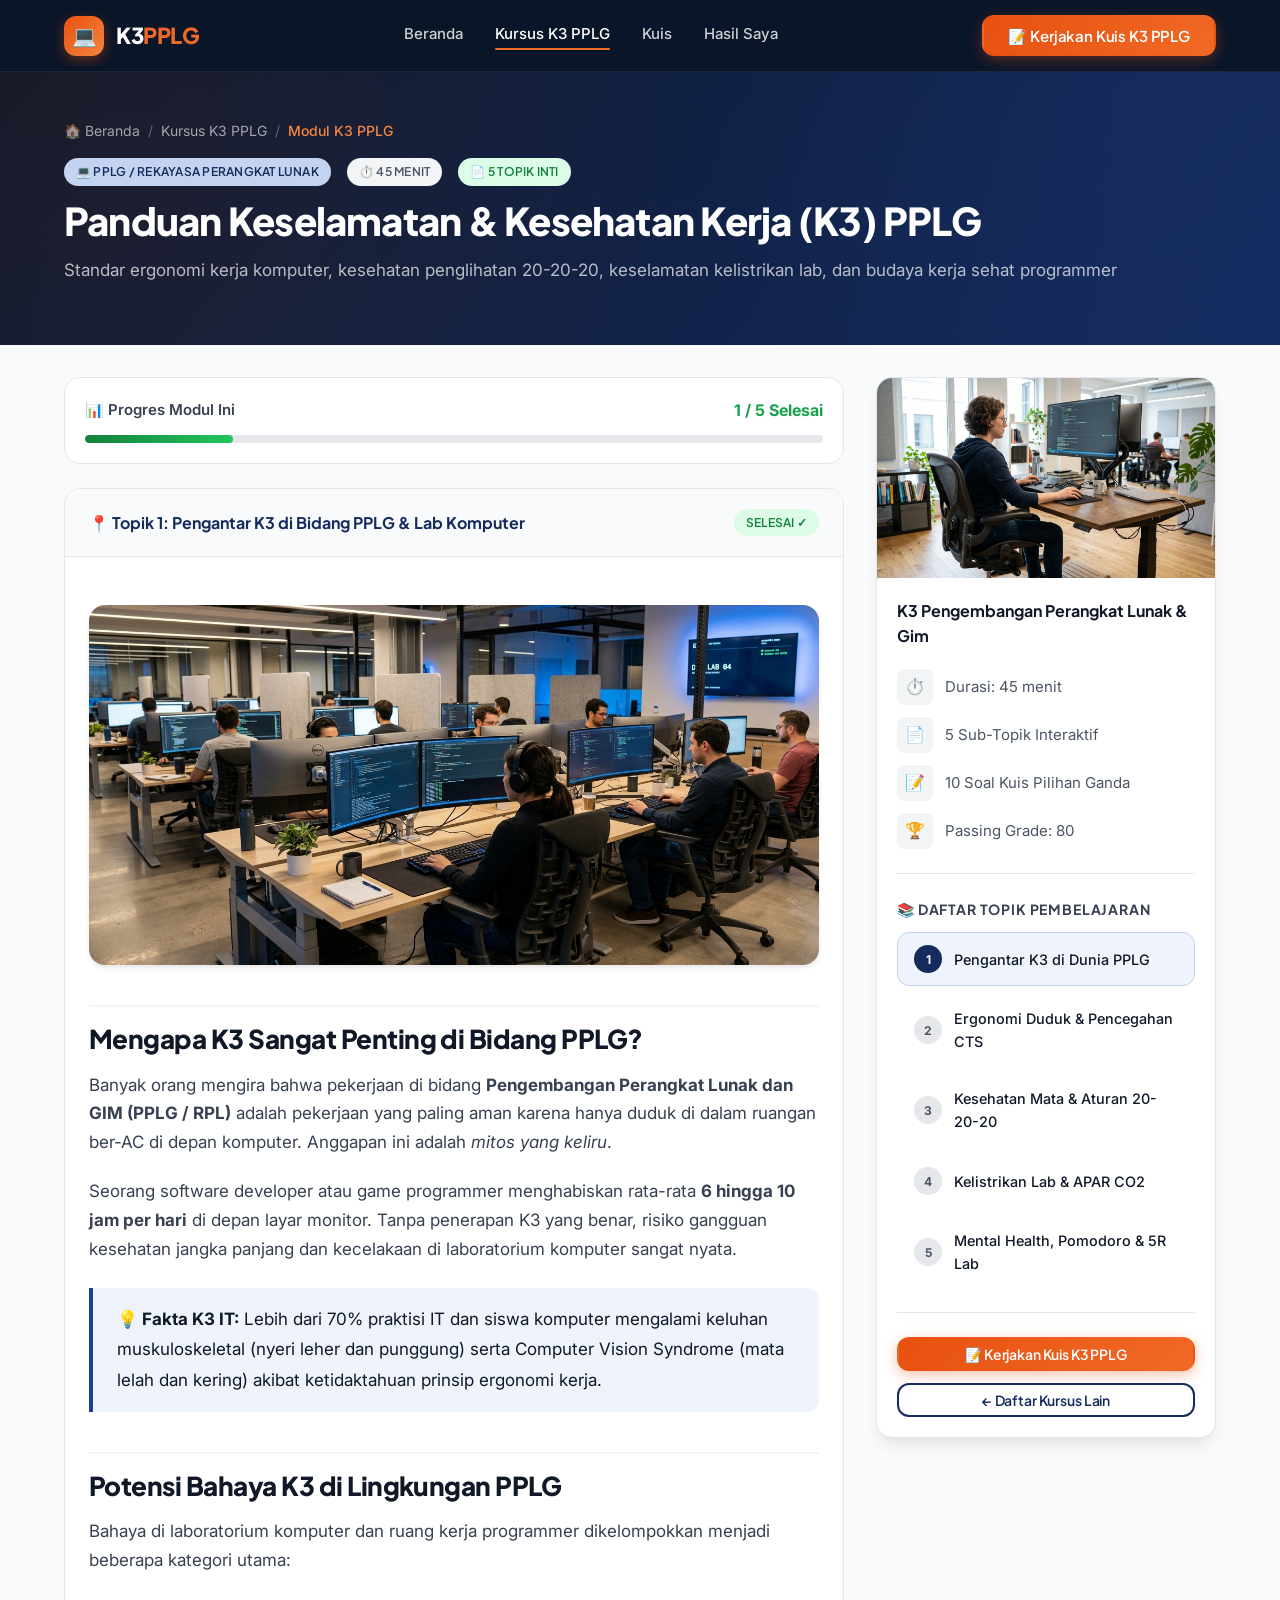
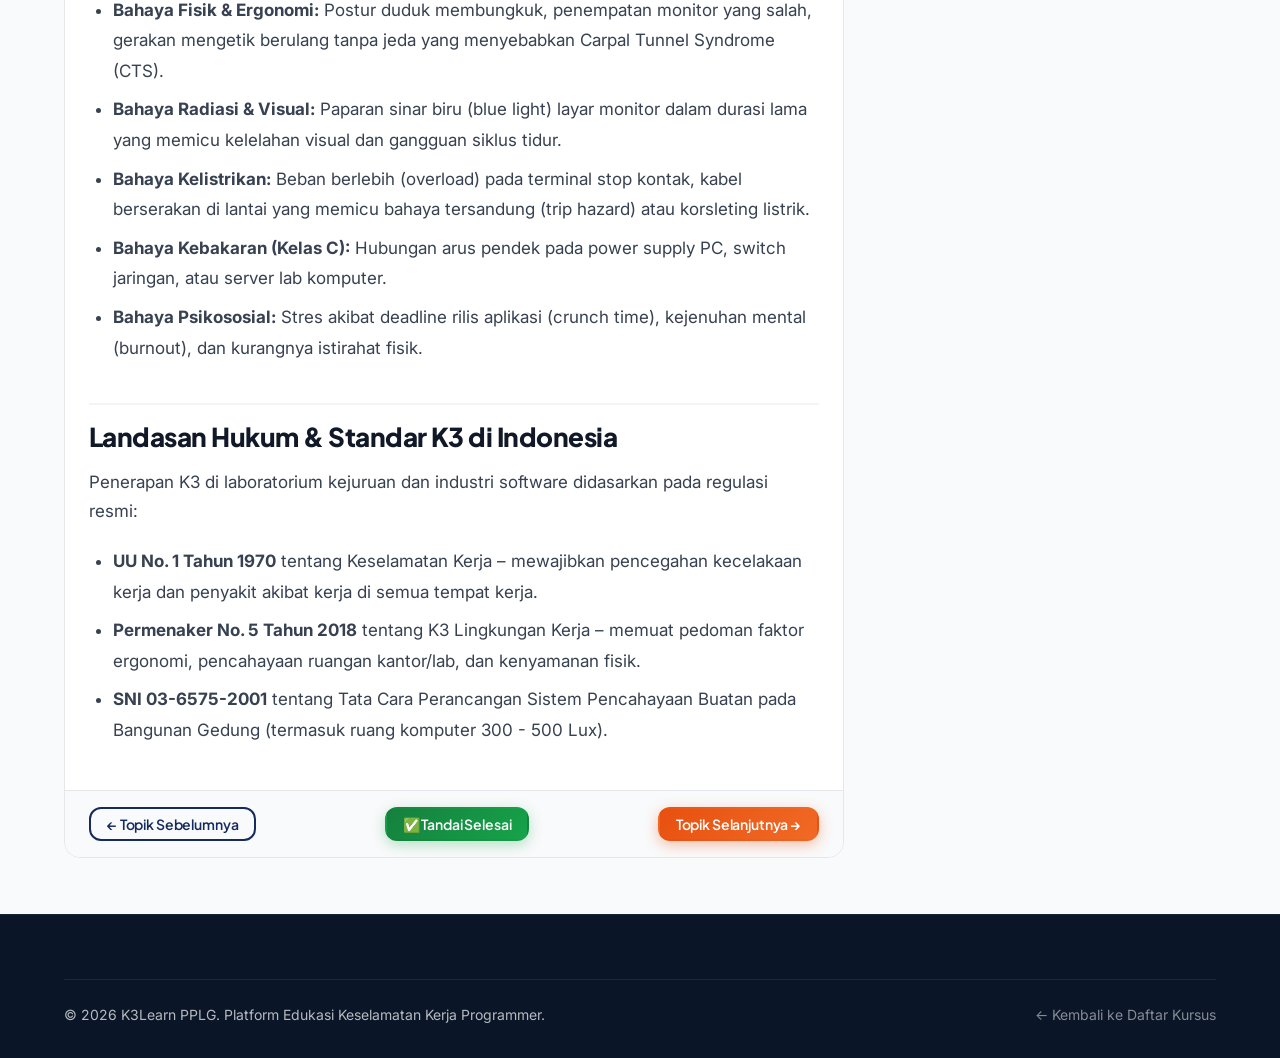
<file: pages/materi.html>
<!DOCTYPE html>
<html lang="id">
<head>
  <meta charset="UTF-8">
  <meta name="viewport" content="width=device-width, initial-scale=1.0">
  <title>Materi K3 PPLG - K3Learn</title>
  <meta name="description" content="Modul pembelajaran lengkap Keselamatan dan Kesehatan Kerja (K3) bidang Pengembangan Perangkat Lunak dan GIM (PPLG) - ergonomi koding, kesehatan mata, kelistrikan lab, dan APAR CO2.">
  <link rel="stylesheet" href="../assets/css/style.css">
  <link rel="icon" href="data:image/svg+xml,<svg xmlns='http://www.w3.org/2000/svg' viewBox='0 0 100 100'><text y='.9em' font-size='90'>💻</text></svg>">
</head>
<body>

<!-- NAVBAR -->
<nav class="navbar" id="navbar">
  <div class="container">
    <a href="../index.html" class="nav-logo">
      <div class="nav-logo-icon">💻</div>
      <span class="nav-logo-text">K3<span>PPLG</span></span>
    </a>
    <div class="nav-links" id="navLinks">
      <a href="../index.html" class="nav-link">Beranda</a>
      <a href="kursus.html" class="nav-link active">Kursus K3 PPLG</a>
      <a href="kuis.html" class="nav-link">Kuis</a>
      <a href="hasil.html" class="nav-link">Hasil Saya</a>
    </div>
    <div style="display:flex;align-items:center;gap:.75rem">
      <a href="kuis.html?materi=k3pplg" class="btn btn-primary">📝 Kerjakan Kuis K3 PPLG</a>
      <button class="nav-hamburger" id="hamburger" aria-label="Menu"><span></span><span></span><span></span></button>
    </div>
  </div>
</nav>

<!-- PAGE HEADER -->
<header class="page-header">
  <div class="container">
    <div class="breadcrumb">
      <a href="../index.html">🏠 Beranda</a>
      <span class="breadcrumb-sep">/</span>
      <a href="kursus.html">Kursus K3 PPLG</a>
      <span class="breadcrumb-sep">/</span>
      <span class="breadcrumb-current" id="currentMateri">Modul K3 PPLG</span>
    </div>
    <div style="display:flex;align-items:center;gap:1rem;flex-wrap:wrap;margin-bottom:.75rem">
      <span class="badge badge-navy">💻 PPLG / Rekayasa Perangkat Lunak</span>
      <span class="badge badge-gray">⏱️ 45 menit</span>
      <span class="badge badge-green">📄 5 Topik Inti</span>
    </div>
    <h1 class="page-header-title" id="materiTitle">Panduan Keselamatan & Kesehatan Kerja (K3) PPLG</h1>
    <p class="page-header-subtitle">Standar ergonomi kerja komputer, kesehatan penglihatan 20-20-20, keselamatan kelistrikan lab, dan budaya kerja sehat programmer</p>
  </div>
</header>

<!-- CONTENT -->
<main style="padding:2rem 0;background:#F9FAFB">
  <div class="container">
    <div class="course-layout">

      <!-- MAIN CONTENT -->
      <div>
        <!-- Progress Bar Kursus -->
        <div class="card mb-6" style="margin-bottom:1.5rem">
          <div class="card-body" style="padding:1.25rem">
            <div style="display:flex;align-items:center;justify-content:space-between;margin-bottom:.75rem">
              <span style="font-weight:600;font-size:.9375rem;color:#374151">📊 Progres Modul Ini</span>
              <span id="progressPct" style="font-weight:700;color:#16A34A;font-size:1rem">1 / 5 Selesai</span>
            </div>
            <div class="progress-wrap progress-lg">
              <div class="progress-bar progress-bar-green" id="progressBar" style="width:20%"></div>
            </div>
          </div>
        </div>

        <!-- Article Content Card -->
        <div class="card" style="margin-bottom:1.5rem">
          <div class="card-header" style="display:flex;align-items:center;justify-content:space-between">
            <div style="font-family:var(--font-display);font-weight:700;color:#152B5E" id="sectionTitle">📍 Topik 1: Pengantar K3 di Bidang PPLG & Lab Komputer</div>
            <span class="badge badge-orange" id="sectionBadge">Sedang Dibaca</span>
          </div>
          <div class="card-body" id="articleBody">
            <!-- Dynamic Topic Content loaded via JS -->
          </div>

          <!-- ARTICLE NAV -->
          <div class="card-footer">
            <div style="display:flex;align-items:center;justify-content:space-between;flex-wrap:wrap;gap:1rem">
              <button class="btn btn-outline-navy btn-sm" id="btnPrev" onclick="prevTopic()">← Topik Sebelumnya</button>
              <button class="btn btn-success btn-sm" id="btnDone" onclick="markDone()">✅ Tandai Selesai</button>
              <button class="btn btn-primary btn-sm" id="btnNext" onclick="nextTopic()">Topik Selanjutnya →</button>
            </div>
          </div>
        </div>

        <!-- SELESAI SECTION -->
        <div id="materiSelesai" style="display:none">
          <div class="card" style="background:linear-gradient(135deg,#F0FDF4,#DCFCE7);border-color:#86EFAC;text-align:center;padding:2.5rem 1.5rem">
            <div style="font-size:3.5rem;margin-bottom:1rem">🎉</div>
            <h3 style="color:#15803D;margin-bottom:.5rem;font-family:var(--font-display)">Luar Biasa! Semua Topik K3 PPLG Selesai!</h3>
            <p style="color:#166534;margin-bottom:1.5rem;max-width:550px;margin-left:auto;margin-right:auto">Anda telah mempelajari seluruh prinsip dasar K3 untuk programmer: ergonomi duduk, kesehatan mata 20-20-20, kelistrikan lab, APAR CO2, dan budaya 5R. Sekarang uji pemahaman Anda melalui kuis interaktif!</p>
            <a href="kuis.html?materi=k3pplg" class="btn btn-success btn-lg">📝 Kerjakan Kuis K3 PPLG Sekarang →</a>
          </div>
        </div>
      </div>

      <!-- SIDEBAR -->
      <div class="course-sidebar">
        <div class="course-sidebar-card">
          <img src="../assets/images/course_ergonomi.jpg" alt="Ergonomi PPLG" class="course-sidebar-img">
          <div class="course-sidebar-body">
            <div style="font-family:var(--font-display);font-weight:700;font-size:1rem;color:#111827;margin-bottom:1rem">K3 Pengembangan Perangkat Lunak & Gim</div>

            <div class="course-meta-list">
              <div class="course-meta-item">
                <div class="course-meta-icon">⏱️</div>
                <span>Durasi: 45 menit</span>
              </div>
              <div class="course-meta-item">
                <div class="course-meta-icon">📄</div>
                <span>5 Sub-Topik Interaktif</span>
              </div>
              <div class="course-meta-item">
                <div class="course-meta-icon">📝</div>
                <span>10 Soal Kuis Pilihan Ganda</span>
              </div>
              <div class="course-meta-item">
                <div class="course-meta-icon">🏆</div>
                <span>Passing Grade: 80</span>
              </div>
            </div>

            <div class="divider"></div>

            <div style="font-family:var(--font-display);font-weight:700;font-size:.875rem;color:#374151;margin-bottom:.75rem;text-transform:uppercase;letter-spacing:.06em">📚 Daftar Topik Pembelajaran</div>
            <div class="curriculum-list" id="curriculumList">
              <div class="curriculum-item active" onclick="loadTopic(0)" id="topic-0">
                <div class="curriculum-num active-num" id="num-0">1</div>
                <div class="curriculum-text">Pengantar K3 di Dunia PPLG</div>
              </div>
              <div class="curriculum-item" onclick="loadTopic(1)" id="topic-1">
                <div class="curriculum-num" id="num-1">2</div>
                <div class="curriculum-text">Ergonomi Duduk & Pencegahan CTS</div>
              </div>
              <div class="curriculum-item" onclick="loadTopic(2)" id="topic-2">
                <div class="curriculum-num" id="num-2">3</div>
                <div class="curriculum-text">Kesehatan Mata & Aturan 20-20-20</div>
              </div>
              <div class="curriculum-item" onclick="loadTopic(3)" id="topic-3">
                <div class="curriculum-num" id="num-3">4</div>
                <div class="curriculum-text">Kelistrikan Lab & APAR CO2</div>
              </div>
              <div class="curriculum-item" onclick="loadTopic(4)" id="topic-4">
                <div class="curriculum-num" id="num-4">5</div>
                <div class="curriculum-text">Mental Health, Pomodoro & 5R Lab</div>
              </div>
            </div>

            <div class="divider"></div>
            <a href="kuis.html?materi=k3pplg" class="btn btn-primary btn-full btn-sm">📝 Kerjakan Kuis K3 PPLG</a>
            <div style="margin-top:.75rem">
              <a href="kursus.html" class="btn btn-outline-navy btn-full btn-sm">← Daftar Kursus Lain</a>
            </div>
          </div>
        </div>
      </div>
    </div>
  </div>
</main>

<!-- FOOTER -->
<footer class="footer" style="margin-top:0">
  <div class="container">
    <div class="footer-bottom" style="padding-top:1.5rem">
      <span>© 2026 K3Learn PPLG. Platform Edukasi Keselamatan Kerja Programmer.</span>
      <a href="kursus.html" style="color:rgba(255,255,255,0.5)">← Kembali ke Daftar Kursus</a>
    </div>
  </div>
</footer>

<script>
const navbar = document.getElementById('navbar');
window.addEventListener('scroll', () => navbar.classList.toggle('scrolled', window.scrollY > 20));
document.getElementById('hamburger').addEventListener('click', () => document.getElementById('navLinks').classList.toggle('mobile-open'));

// =============================================
// TOPIK DATA K3 PPLG
// =============================================
const topics = [
  {
    title: "📍 Topik 1: Pengantar K3 di Bidang PPLG & Lab Komputer",
    badge: "Konsep Dasar",
    content: `
      <div class="article">
        <img src="../assets/images/hero_pplg.jpg" alt="Laboratorium PPLG Modern" style="margin-bottom:1.5rem;border-radius:1rem;max-height:360px;width:100%;object-fit:cover">

        <h2>Mengapa K3 Sangat Penting di Bidang PPLG?</h2>
        <p>Banyak orang mengira bahwa pekerjaan di bidang <strong>Pengembangan Perangkat Lunak dan GIM (PPLG / RPL)</strong> adalah pekerjaan yang paling aman karena hanya duduk di dalam ruangan ber-AC di depan komputer. Anggapan ini adalah <em>mitos yang keliru</em>.</p>
        
        <p>Seorang software developer atau game programmer menghabiskan rata-rata <strong>6 hingga 10 jam per hari</strong> di depan layar monitor. Tanpa penerapan K3 yang benar, risiko gangguan kesehatan jangka panjang dan kecelakaan di laboratorium komputer sangat nyata.</p>

        <div class="callout">
          <strong>💡 Fakta K3 IT:</strong> Lebih dari 70% praktisi IT dan siswa komputer mengalami keluhan muskuloskeletal (nyeri leher dan punggung) serta Computer Vision Syndrome (mata lelah dan kering) akibat ketidaktahuan prinsip ergonomi kerja.
        </div>

        <h2>Potensi Bahaya K3 di Lingkungan PPLG</h2>
        <p>Bahaya di laboratorium komputer dan ruang kerja programmer dikelompokkan menjadi beberapa kategori utama:</p>
        <ul>
          <li><strong>Bahaya Fisik & Ergonomi:</strong> Postur duduk membungkuk, penempatan monitor yang salah, gerakan mengetik berulang tanpa jeda yang menyebabkan Carpal Tunnel Syndrome (CTS).</li>
          <li><strong>Bahaya Radiasi & Visual:</strong> Paparan sinar biru (blue light) layar monitor dalam durasi lama yang memicu kelelahan visual dan gangguan siklus tidur.</li>
          <li><strong>Bahaya Kelistrikan:</strong> Beban berlebih (overload) pada terminal stop kontak, kabel berserakan di lantai yang memicu bahaya tersandung (trip hazard) atau korsleting listrik.</li>
          <li><strong>Bahaya Kebakaran (Kelas C):</strong> Hubungan arus pendek pada power supply PC, switch jaringan, atau server lab komputer.</li>
          <li><strong>Bahaya Psikososial:</strong> Stres akibat deadline rilis aplikasi (crunch time), kejenuhan mental (burnout), dan kurangnya istirahat fisik.</li>
        </ul>

        <h2>Landasan Hukum & Standar K3 di Indonesia</h2>
        <p>Penerapan K3 di laboratorium kejuruan dan industri software didasarkan pada regulasi resmi:</p>
        <ul>
          <li><strong>UU No. 1 Tahun 1970</strong> tentang Keselamatan Kerja – mewajibkan pencegahan kecelakaan kerja dan penyakit akibat kerja di semua tempat kerja.</li>
          <li><strong>Permenaker No. 5 Tahun 2018</strong> tentang K3 Lingkungan Kerja – memuat pedoman faktor ergonomi, pencahayaan ruangan kantor/lab, dan kenyamanan fisik.</li>
          <li><strong>SNI 03-6575-2001</strong> tentang Tata Cara Perancangan Sistem Pencahayaan Buatan pada Bangunan Gedung (termasuk ruang komputer 300 - 500 Lux).</li>
        </ul>
      </div>
    `
  },
  {
    title: "📍 Topik 2: Ergonomi Duduk Programmer & Pencegahan CTS",
    badge: "Ergonomi & Fisik",
    content: `
      <div class="article">
        <img src="../assets/images/course_ergonomi.jpg" alt="Postur Duduk Ergonomis" style="margin-bottom:1.5rem;border-radius:1rem;max-height:360px;width:100%;object-fit:cover">

        <h2>Prinsip Ergonomi Postur Tubuh Programmer</h2>
        <p>Ergonomi adalah ilmu yang mempelajari interaksi antara manusia dengan lingkungan kerjanya demi kenyamanan dan keselamatan maksimal. Saat melakukan aktivitas coding berjam-jam, terapkan rumus sudut netral berikut:</p>

        <div style="background:#F9FAFB;border:1px solid #E5E7EB;border-radius:1rem;padding:1.5rem;margin:1.5rem 0">
          <div style="display:flex;flex-direction:column;gap:.75rem">
            <div style="display:flex;align-items:center;gap:1rem;padding:.875rem 1rem;background:linear-gradient(135deg,#152B5E,#1E3F8F);border-radius:.75rem;color:#fff">
              <span style="font-weight:800;font-size:1.125rem">1</span>
              <div><strong>Sudut Siku 90° – 100°:</strong> Lengan atas menggantung bebas dan rileks, lengan bawah sejajar permukaan meja keyboard.</div>
            </div>
            <div style="display:flex;align-items:center;gap:1rem;padding:.875rem 1rem;background:linear-gradient(135deg,#2563EB,#3B82F6);border-radius:.75rem;color:#fff">
              <span style="font-weight:800;font-size:1.125rem">2</span>
              <div><strong>Sudut Panggul & Lutut 90° – 100°:</strong> Telapak kaki menapak rata di lantai atau gunakan <em>footrest</em> bila kaki menggantung.</div>
            </div>
            <div style="display:flex;align-items:center;gap:1rem;padding:.875rem 1rem;background:linear-gradient(135deg,#059669,#10B981);border-radius:.75rem;color:#fff">
              <span style="font-weight:800;font-size:1.125rem">3</span>
              <div><strong>Lumbar Support (Punggung Bawah):</strong> Sandaran kursi menyangga lengkungan punggung bagian bawah secara alami.</div>
            </div>
            <div style="display:flex;align-items:center;gap:1rem;padding:.875rem 1rem;background:linear-gradient(135deg,#D97706,#F59E0B);border-radius:.75rem;color:#fff">
              <span style="font-weight:800;font-size:1.125rem">4</span>
              <div><strong>Posisi Pergelangan Tangan Netral:</strong> Jangan menumpu pergelangan dalam posisi tertekuk ke atas atau ke samping saat mengetik.</div>
            </div>
          </div>
        </div>

        <h2>Mengenal Carpal Tunnel Syndrome (CTS)</h2>
        <p><strong>Carpal Tunnel Syndrome (CTS)</strong> adalah cedera akibat gerakan berulang (Repetitive Strain Injury / RSI) di mana saraf medianus yang melewati lorong sempit di pergelangan tangan terjepit atau mengalami peradangan.</p>
        
        <h3>Gejala Awal CTS:</h3>
        <ul>
          <li>Kesemutan dan mati rasa pada ibu jari, jari telunjuk, dan jari tengah.</li>
          <li>Rasa terbakar atau nyeri yang menjalar dari pergelangan tangan hingga lengan atas saat koding.</li>
          <li>Kelemahan pada otot telapak tangan hingga sulit menggenggam mouse atau mengetik cepat.</li>
        </ul>

        <div class="callout callout-warning">
          <strong>⚠️ Cara Pencegahan CTS:</strong> Gunakan mousepad berbahan gel yang memiliki penyangga pergelangan (wrist rest), sesuaikan tinggi meja, dan lakukan peregangan jari serta pergelangan tangan setiap 1 jam.
        </div>
      </div>
    `
  },
  {
    title: "📍 Topik 3: Kesehatan Mata & Aturan 20-20-20 (CVS)",
    badge: "Kesehatan Mata",
    content: `
      <div class="article">
        <img src="../assets/images/course_hazard.jpg" alt="Pemeriksaan Kesehatan Penglihatan" style="margin-bottom:1.5rem;border-radius:1rem;max-height:360px;width:100%;object-fit:cover">

        <h2>Mencegah Computer Vision Syndrome (CVS)</h2>
        <p><strong>Computer Vision Syndrome (CVS)</strong> adalah sekelompok masalah mata dan penglihatan yang timbul akibat penggunaan komputer, laptop, tablet, atau smartphone secara berlebihan tanpa jeda.</p>

        <p>Saat menatap layar monitor komputer secara fokus (seperti saat mencari bug atau menulis ribuan baris kode), frekuensi kedipan mata manusia menurun dari normalnya <strong>15-20 kali per menit</strong> menjadi hanya <strong>5-7 kali per menit</strong>. Hal ini menyebabkan air mata menguap cepat dan mata menjadi kering.</p>

        <div class="callout callout-success">
          <strong>👁️ Aturan Emas 20-20-20:</strong>
          <br>Setiap <strong>20 menit</strong> menatap layar monitor:
          <br>Istirahatkan mata Anda dengan melihat objek sejauh <strong>20 kaki</strong> (sekitar 6 meter)
          <br>Selama minimal <strong>20 detik</strong>.
          <br><em>Tindakan sederhana ini melemaskan otot siliaris mata yang menegang dan merangsang produksi air mata alami.</em>
        </div>

        <h2>Pedoman Penataan Monitor Komputer</h2>
        <ul>
          <li><strong>Jarak Layar:</strong> Tempatkan monitor pada jarak 50 hingga 70 cm dari mata (kira-kira sepanjang jangkauan satu lengan).</li>
          <li><strong>Ketinggian Layar:</strong> Tepi atas monitor harus sejajar atau sedikit di bawah garis horizontal mata. Pandangan mata ke tengah layar membentuk sudut 15° hingga 20° ke bawah.</li>
          <li><strong>Pencahayaan & Silau (Anti-Glare):</strong> Jangan posisikan monitor langsung menghadap jendela atau membelakangi lampu terang untuk menghindari pantulan silau yang menyiksa mata.</li>
          <li><strong>Pengaturan Tampilan:</strong> Gunakan ukuran font yang nyaman dibaca (minimal 14-16px pada IDE), atur kontras teks yang tajam, dan aktifkan fitur <em>Night Light</em> atau filter sinar biru pada sistem operasi.</li>
        </ul>
      </div>
    `
  },
  {
    title: "📍 Topik 4: Keselamatan Kelistrikan Lab & APAR CO2",
    badge: "Kelistrikan & APAR",
    content: `
      <div class="article">
        <img src="../assets/images/course_fire.jpg" alt="APAR CO2 di Ruang Komputer" style="margin-bottom:1.5rem;border-radius:1rem;max-height:360px;width:100%;object-fit:cover">

        <h2>Bahaya Kelistrikan di Laboratorium Komputer</h2>
        <p>Laboratorium PPLG biasanya memiliki puluhan unit PC, server, proyektor, dan router yang beroperasi bersamaan. Beban listrik yang terkonsentrasi ini memerlukan disiplin keselamatan tinggi:</p>

        <ul>
          <li><strong>Dilarang Melakukan Daisy-Chaining:</strong> Jangan pernah menyambung terminal stop kontak rol ke terminal stop kontak lainnya. Hal ini melampaui batas kapasitas ampere kabel dan memicu korsleting serta kebakaran.</li>
          <li><strong>Manajemen Kabel (Cable Ducting):</strong> Semua kabel data dan daya harus tertata rapi di dalam trunking atau cable duct di bawah meja, tidak boleh menggelantung atau melintang di lorong jalan karena dapat membuat orang tersandung.</li>
          <li><strong>Penggunaan UPS & Grounding:</strong> Pastikan seluruh soket listrik memiliki sistem pentanahan (grounding) yang baik untuk mencegah kejutan listrik saat menyentuh casing PC, serta dilengkapi UPS untuk perlindungan lonjakan daya.</li>
        </ul>

        <h2>Proteksi Kebakaran Kelas C (Peralatan Listrik Elektronik)</h2>
        <p>Kebakaran yang bersumber dari peralatan listrik bertegangan diklasifikasikan sebagai <strong>Kebakaran Kelas C</strong>.</p>

        <div class="callout callout-warning">
          <strong>🚨 PERINGATAN KERAS:</strong> DILARANG menggunakan APAR jenis AIR atau BUSA (FOAM) pada kebakaran peralatan komputer aktif! Air adalah konduktor listrik yang dapat menghantarkan arus bertegangan tinggi ke tubuh pemadam dan menyebabkan kematian akibat sengatan listrik.
        </div>

        <h3>Jenis APAR yang Wajib Digunakan di Lab IT:</h3>
        <ul>
          <li><strong>APAR Gas CO2 (Karbon Dioksida):</strong> Mengusir oksigen dari titik api, mendinginkan suhu, tidak menghantarkan listrik (non-konduktif), dan tidak meninggalkan residu bubuk yang merusak komponen elektronik.</li>
          <li><strong>Clean Agent (Gas Halon Replacement / FM200):</strong> Gas bersih yang sangat ramah terhadap server dan motherboard komputer.</li>
        </ul>

        <h3>Langkah Tanggap Darurat Kebakaran Listrik:</h3>
        <ol>
          <li>Segera tekan tombol <strong>Emergency Power Off (EPO)</strong> atau matikan saklar MCB utama laboratorium untuk memutus pasokan arus listrik.</li>
          <li>Ambil tabung APAR CO2 dan operasikan dengan metode <strong>PASS</strong>:
            <br><strong>P (Pull)</strong>: Cabut segel pin pengaman.
            <br><strong>A (Aim)</strong>: Arahkan nozzle ke pangkal api.
            <br><strong>S (Squeeze)</strong>: Tekan tuas katup.
            <br><strong>S (Sweep)</strong>: Sapukan corong dari sisi ke sisi secara merata.
          </li>
          <li>Jika api tidak terkendali, segera lakukan evakuasi melalui jalur darurat menuju titik kumpul (assembly point).</li>
        </ol>
      </div>
    `
  },
  {
    title: "📍 Topik 5: Mental Health, Pomodoro & Budaya 5R Lab PPLG",
    badge: "Produktivitas & 5R",
    content: `
      <div class="article">
        <img src="../assets/images/course_emergency.jpg" alt="Budaya Kerja Rapi & Teratur" style="margin-bottom:1.5rem;border-radius:1rem;max-height:360px;width:100%;object-fit:cover">

        <h2>Kesehatan Mental & Pencegahan Burnout Programmer</h2>
        <p>Pengembangan perangkat lunak dan gim membutuhkan fokus kognitif yang intensif. Masalah logika algoritma rumit, error debugging yang tak kunjung selesai, serta tenggat waktu (deadline) proyek dapat memicu stres kronis dan <em>burnout</em>.</p>

        <h3>Penerapan Metode Pomodoro Saat Coding:</h3>
        <p>Gunakan teknik manajemen waktu Pomodoro untuk menjaga kejernihan berpikir:</p>
        <ul>
          <li><strong>25 Menit:</strong> Bekerja fokus penuh pada satu modul kode tanpa distraksi media sosial.</li>
          <li><strong>5 Menit:</strong> Istirahat sejenak — berdiri, minum air putih, dan lakukan peregangan otot leher serta punggung.</li>
          <li><strong>Setelah 4 Siklus:</strong> Ambil istirahat lebih panjang (15 - 30 menit) untuk relaksasi total.</li>
        </ul>

        <h2>Penerapan Budaya 5R di Laboratorium Komputer PPLG</h2>
        <p>Budaya 5R (adaptasi dari konsep 5S Jepang) adalah kunci terciptanya laboratorium PPLG yang aman, bersih, dan berstandar industri profesional:</p>

        <div style="background:#F9FAFB;border:1px solid #E5E7EB;border-radius:1rem;padding:1.5rem;margin:1.5rem 0">
          <div style="display:flex;flex-direction:column;gap:.75rem">
            <div style="padding:.75rem 1rem;background:#EEF2FF;border-left:4px solid #4F46E5;border-radius:.5rem">
              <strong>1. Ringkas (Seiri):</strong> Singkirkan barang yang tidak diperlukan dari meja praktikum, jangan tumpuk kertas atau komponen bekas di atas CPU.
            </div>
            <div style="padding:.75rem 1rem;background:#F0FDF4;border-left:4px solid #16A34A;border-radius:.5rem">
              <strong>2. Rapi (Seiton):</strong> Rapikan keyboard, mouse, headset, dan susun kursi masuk ke kolong meja setelah selesai digunakan.
            </div>
            <div style="padding:.75rem 1rem;background:#FEF3C7;border-left:4px solid #D97706;border-radius:.5rem">
              <strong>3. Resik (Seiso):</strong> Bersihkan debu pada kisi ventilasi monitor, CPU, dan keyboard agar terhindar dari overheat. DILARANG membawa makanan & minuman manis ke meja PC!
            </div>
            <div style="padding:.75rem 1rem;background:#F5F3FF;border-left:4px solid #7C3AED;border-radius:.5rem">
              <strong>4. Rawat (Seiketsu):</strong> Pertahankan kondisi bersih dan aman dengan mematuhi SOP start-up dan shutdown komputer melalui sistem operasi (bukan cabut kabel).
            </div>
            <div style="padding:.75rem 1rem;background:#FFF1F2;border-left:4px solid #E11D48;border-radius:.5rem">
              <strong>5. Rajin (Shitsuke):</strong> Jadikan kedisiplinan K3 sebagai kebiasaan sehari-hari setiap kali memasuki lab komputer.
            </div>
          </div>
        </div>

        <div class="callout callout-success">
          <strong>🎯 Komitmen Programmer Sehat:</strong> Kode yang berkualitas lahir dari tubuh yang bugar dan pikiran yang jernih. Selalu prioritaskan keselamatan diri sebelum menuntaskan baris kode berikutnya!
        </div>
      </div>
    `
  }
];

// Topic state
let currentTopic = 0;
const totalTopics = topics.length;
const completedTopics = new Set([0]); // Topic 0 done by default

function updateProgress() {
  const done = completedTopics.size;
  const pct = Math.round((done / totalTopics) * 100);
  document.getElementById('progressPct').textContent = done + ' / ' + totalTopics + ' Selesai';
  document.getElementById('progressBar').style.width = pct + '%';
}

function loadTopic(idx) {
  currentTopic = idx;
  const t = topics[idx];
  
  // Update header & badges
  document.getElementById('sectionTitle').textContent = t.title;
  document.getElementById('sectionBadge').textContent = completedTopics.has(idx) ? 'Selesai ✓' : 'Sedang Dibaca';
  document.getElementById('sectionBadge').className = completedTopics.has(idx) ? 'badge badge-green' : 'badge badge-orange';
  
  // Update content
  document.getElementById('articleBody').innerHTML = t.content;
  
  // Update sidebar highlights
  for(let i = 0; i < totalTopics; i++) {
    const item = document.getElementById('topic-' + i);
    const num = document.getElementById('num-' + i);
    item.classList.remove('active');
    if(i === idx) {
      item.classList.add('active');
      num.className = 'curriculum-num active-num';
      num.textContent = (i + 1);
    } else if(completedTopics.has(i)) {
      num.className = 'curriculum-num done-num';
      num.textContent = '✓';
    } else {
      num.className = 'curriculum-num';
      num.textContent = (i + 1);
    }
  }
  
  document.getElementById('btnPrev').disabled = idx === 0;
  document.getElementById('btnNext').disabled = idx === totalTopics - 1;
  window.scrollTo({ top: 120, behavior: 'smooth' });
}

function markDone() {
  completedTopics.add(currentTopic);
  const num = document.getElementById('num-' + currentTopic);
  num.className = 'curriculum-num done-num';
  num.textContent = '✓';
  document.getElementById('sectionBadge').textContent = 'Selesai ✓';
  document.getElementById('sectionBadge').className = 'badge badge-green';
  updateProgress();
  
  if(completedTopics.size === totalTopics) {
    document.getElementById('materiSelesai').style.display = 'block';
    document.getElementById('materiSelesai').scrollIntoView({ behavior: 'smooth' });
  } else if(currentTopic < totalTopics - 1) {
    loadTopic(currentTopic + 1);
  }
}

function prevTopic() { if(currentTopic > 0) loadTopic(currentTopic - 1); }
function nextTopic() { if(currentTopic < totalTopics - 1) loadTopic(currentTopic + 1); }

// Check query param
const urlParams = new URLSearchParams(window.location.search);
const idParam = urlParams.get('id');
if (idParam === 'mata') {
  currentTopic = 2;
} else if (idParam === 'listrik' || idParam === 'apar') {
  currentTopic = 3;
} else if (idParam === 'mental' || idParam === 'sop') {
  currentTopic = 4;
} else if (idParam === 'ergonomi') {
  currentTopic = 1;
}

// Initial render
document.addEventListener('DOMContentLoaded', () => {
  loadTopic(currentTopic);
  updateProgress();
});
</script>
</body>
</html>
</file>
<file: assets/css/style.css>
﻿/* ================================================================
   K3LEARN - Main Stylesheet
   Modern Professional Occupational Safety e-Learning
   ================================================================ */

@import url('https://fonts.googleapis.com/css2?family=Plus+Jakarta+Sans:wght@300;400;500;600;700;800&family=Inter:wght@300;400;500;600;700&display=swap');

/* CSS CUSTOM PROPERTIES */
:root {
  --navy-900: #0A1628;
  --navy-800: #0F2044;
  --navy-700: #152B5E;
  --navy-600: #1A3576;
  --navy-500: #1E3F8F;
  --navy-400: #2952B3;
  --navy-300: #4A72CC;
  --navy-200: #89A9E0;
  --navy-100: #C4D4F0;
  --navy-50:  #EEF3FC;
  --orange-600: #C4430A;
  --orange-500: #E85010;
  --orange-400: #F06A25;
  --orange-300: #F5863F;
  --orange-200: #FBBF8B;
  --orange-100: #FEE4CF;
  --orange-50:  #FFF5EE;
  --green-600: #15803D;
  --green-500: #16A34A;
  --green-400: #22C55E;
  --green-100: #DCFCE7;
  --green-50:  #F0FDF4;
  --red-600: #DC2626;
  --red-500: #EF4444;
  --red-100: #FEE2E2;
  --red-50:  #FFF5F5;
  --yellow-500: #EAB308;
  --yellow-100: #FEF9C3;
  --gray-900: #111827;
  --gray-800: #1F2937;
  --gray-700: #374151;
  --gray-600: #4B5563;
  --gray-500: #6B7280;
  --gray-400: #9CA3AF;
  --gray-300: #D1D5DB;
  --gray-200: #E5E7EB;
  --gray-100: #F3F4F6;
  --gray-50:  #F9FAFB;
  --primary: var(--navy-700);
  --primary-dark: var(--navy-900);
  --accent: var(--orange-500);
  --accent-dark: var(--orange-600);
  --text-primary: var(--gray-900);
  --text-secondary: var(--gray-600);
  --text-muted: var(--gray-400);
  --bg-primary: #FFFFFF;
  --bg-secondary: var(--gray-50);
  --border: var(--gray-200);
  --font-display: 'Plus Jakarta Sans', sans-serif;
  --font-body: 'Inter', sans-serif;
  --radius-sm: 0.375rem;
  --radius-md: 0.5rem;
  --radius-lg: 0.75rem;
  --radius-xl: 1rem;
  --radius-2xl: 1.5rem;
  --radius-full: 9999px;
  --shadow-sm: 0 1px 2px rgba(0,0,0,0.05);
  --shadow-md: 0 4px 6px -1px rgba(0,0,0,0.07),0 2px 4px -1px rgba(0,0,0,0.05);
  --shadow-lg: 0 10px 15px -3px rgba(0,0,0,0.08),0 4px 6px -2px rgba(0,0,0,0.04);
  --shadow-xl: 0 20px 25px -5px rgba(0,0,0,0.10),0 10px 10px -5px rgba(0,0,0,0.04);
  --shadow-2xl: 0 25px 50px -12px rgba(0,0,0,0.18);
  --transition-fast: 150ms ease;
  --transition-base: 250ms ease;
  --z-sticky: 100;
  --z-modal: 1000;
  --z-toast: 2000;
}

*,*::before,*::after{box-sizing:border-box;margin:0;padding:0}
html{scroll-behavior:smooth;font-size:16px}
body{font-family:var(--font-body);line-height:1.6;color:var(--text-primary);background:#fff;-webkit-font-smoothing:antialiased}
img{max-width:100%;height:auto;display:block}
a{text-decoration:none;color:inherit;transition:color var(--transition-base)}
ul,ol{list-style:none}
button{cursor:pointer;border:none;background:none;font-family:inherit}
input,textarea,select{font-family:inherit}

/* TYPOGRAPHY */
h1,h2,h3,h4,h5,h6{font-family:var(--font-display);font-weight:700;line-height:1.2;color:var(--text-primary)}
h1{font-size:clamp(2rem,4vw,3.25rem)}
h2{font-size:clamp(1.5rem,3vw,2.25rem)}
h3{font-size:clamp(1.25rem,2vw,1.5rem)}
h4{font-size:1.125rem}
p{line-height:1.7}

/* LAYOUT */
.container{width:100%;max-width:1200px;margin:0 auto;padding:0 1.5rem}
.section-padding{padding:5rem 0}
.section-padding-sm{padding:3rem 0}

/* NAVBAR */
.navbar{position:fixed;top:0;left:0;right:0;z-index:var(--z-sticky);height:72px;display:flex;align-items:center;background:rgba(10,22,40,0.95);backdrop-filter:blur(12px);border-bottom:1px solid rgba(255,255,255,0.08);transition:all var(--transition-base)}
.navbar.scrolled{background:rgba(10,22,40,0.98);box-shadow:0 4px 20px rgba(0,0,0,0.3)}
.navbar .container{display:flex;align-items:center;justify-content:space-between}
.nav-logo{display:flex;align-items:center;gap:.75rem;text-decoration:none}
.nav-logo-icon{width:40px;height:40px;background:linear-gradient(135deg,#E85010,#F5863F);border-radius:var(--radius-lg);display:flex;align-items:center;justify-content:center;font-size:1.25rem;flex-shrink:0;box-shadow:0 4px 12px rgba(232,80,16,0.4)}
.nav-logo-text{font-family:var(--font-display);font-weight:800;font-size:1.375rem;color:#fff;letter-spacing:-.02em}
.nav-logo-text span{color:#F06A25}
.nav-links{display:flex;align-items:center;gap:2rem}
.nav-link{font-size:.9375rem;font-weight:500;color:rgba(255,255,255,0.8);transition:color var(--transition-fast);position:relative;padding-bottom:4px}
.nav-link::after{content:'';position:absolute;bottom:0;left:0;right:0;height:2px;background:#F06A25;border-radius:1px;transform:scaleX(0);transition:transform var(--transition-base)}
.nav-link:hover,.nav-link.active{color:#fff}
.nav-link:hover::after,.nav-link.active::after{transform:scaleX(1)}
.nav-hamburger{display:none;flex-direction:column;gap:5px;cursor:pointer;padding:8px;border-radius:var(--radius-sm);background:transparent;border:none}
.nav-hamburger span{display:block;width:24px;height:2px;background:#fff;border-radius:1px;transition:all var(--transition-base)}

/* BUTTONS */
.btn{display:inline-flex;align-items:center;justify-content:center;gap:.5rem;padding:.6875rem 1.5rem;border-radius:var(--radius-lg);font-family:var(--font-display);font-size:.9375rem;font-weight:600;line-height:1;transition:all var(--transition-base);white-space:nowrap;cursor:pointer;border:2px solid transparent;letter-spacing:-.01em}
.btn:active{transform:translateY(1px)}
.btn-primary{background:linear-gradient(135deg,#E85010,#F06A25);color:#fff;box-shadow:0 4px 14px rgba(232,80,16,0.35)}
.btn-primary:hover{background:linear-gradient(135deg,#C4430A,#E85010);box-shadow:0 6px 20px rgba(232,80,16,0.45);transform:translateY(-1px);color:#fff}
.btn-navy{background:linear-gradient(135deg,#152B5E,#1A3576);color:#fff;box-shadow:0 4px 14px rgba(21,43,94,0.3)}
.btn-navy:hover{background:linear-gradient(135deg,#0F2044,#152B5E);transform:translateY(-1px);color:#fff}
.btn-outline{background:transparent;color:#fff;border-color:rgba(255,255,255,0.4)}
.btn-outline:hover{background:rgba(255,255,255,0.1);border-color:rgba(255,255,255,0.7);color:#fff}
.btn-outline-navy{background:transparent;color:#152B5E;border-color:#152B5E}
.btn-outline-navy:hover{background:#152B5E;color:#fff}
.btn-success{background:linear-gradient(135deg,#15803D,#16A34A);color:#fff;box-shadow:0 4px 14px rgba(22,163,74,0.3)}
.btn-success:hover{opacity:.92;transform:translateY(-1px);color:#fff}
.btn-danger{background:linear-gradient(135deg,#DC2626,#EF4444);color:#fff}
.btn-danger:hover{opacity:.92;transform:translateY(-1px);color:#fff}
.btn-lg{padding:.9375rem 2rem;font-size:1.0625rem}
.btn-sm{padding:.5rem 1rem;font-size:.875rem}
.btn-full{width:100%}

/* BADGES */
.badge{display:inline-flex;align-items:center;gap:.25rem;padding:.25rem .75rem;border-radius:var(--radius-full);font-size:.75rem;font-weight:600;font-family:var(--font-display);letter-spacing:.02em;text-transform:uppercase}
.badge-navy{background:#C4D4F0;color:#152B5E}
.badge-orange{background:#FEE4CF;color:#C4430A}
.badge-green{background:#DCFCE7;color:#15803D}
.badge-red{background:#FEE2E2;color:#DC2626}
.badge-gray{background:#F3F4F6;color:#4B5563}

/* PROGRESS */
.progress-wrap{background:#E5E7EB;border-radius:var(--radius-full);overflow:hidden;height:8px}
.progress-bar{height:100%;background:linear-gradient(90deg,#1A3576,#4A72CC);border-radius:var(--radius-full);transition:width .6s ease}
.progress-bar-orange{background:linear-gradient(90deg,#E85010,#F5863F)}
.progress-bar-green{background:linear-gradient(90deg,#15803D,#22C55E)}
.progress-lg .progress-wrap{height:12px}

/* SECTION HEADER */
.section-label{display:inline-flex;align-items:center;gap:.5rem;background:#FFF5EE;color:#C4430A;padding:.375rem 1rem;border-radius:var(--radius-full);font-size:.8125rem;font-weight:700;font-family:var(--font-display);letter-spacing:.06em;text-transform:uppercase;margin-bottom:1rem}
.section-label-navy{background:#EEF3FC;color:#1A3576}
.section-title{font-size:clamp(1.625rem,3vw,2.25rem);font-weight:800;color:#111827;line-height:1.2;margin-bottom:1rem;letter-spacing:-.02em}
.section-subtitle{font-size:1.0625rem;color:#4B5563;line-height:1.7;max-width:600px}

/* HERO */
.hero{min-height:100vh;display:flex;align-items:center;position:relative;overflow:hidden;background:#0A1628}
.hero-bg{position:absolute;inset:0;z-index:0}
.hero-bg img{width:100%;height:100%;object-fit:cover;opacity:.2}
.hero-overlay{position:absolute;inset:0;background:linear-gradient(135deg,rgba(10,22,40,0.92) 0%,rgba(21,43,94,0.85) 50%,rgba(10,22,40,0.75) 100%)}
.hero-pattern{position:absolute;inset:0;background:radial-gradient(circle at 20% 50%,rgba(232,80,16,0.08) 0%,transparent 50%),radial-gradient(circle at 80% 20%,rgba(41,82,179,0.12) 0%,transparent 50%)}
.hero-content{position:relative;z-index:1;padding:120px 0 80px;max-width:700px}
.hero-badge{display:inline-flex;align-items:center;gap:.5rem;background:rgba(232,80,16,0.15);border:1px solid rgba(232,80,16,0.3);color:#F5863F;padding:.375rem 1rem;border-radius:var(--radius-full);font-size:.8125rem;font-weight:600;letter-spacing:.06em;text-transform:uppercase;margin-bottom:1.5rem}
.hero-title{font-family:var(--font-display);font-size:clamp(2.25rem,5vw,3.75rem);font-weight:800;color:#fff;line-height:1.1;letter-spacing:-.03em;margin-bottom:1.5rem}
.hero-title .highlight{background:linear-gradient(135deg,#F06A25,#F5863F);-webkit-background-clip:text;-webkit-text-fill-color:transparent;background-clip:text}
.hero-desc{font-size:1.125rem;color:rgba(255,255,255,0.75);line-height:1.7;margin-bottom:2.5rem;max-width:560px}
.hero-actions{display:flex;flex-wrap:wrap;gap:1rem;margin-bottom:3rem}
.hero-stats{display:flex;gap:2.5rem;padding-top:2rem;border-top:1px solid rgba(255,255,255,0.1)}
.hero-stat-number{font-family:var(--font-display);font-size:1.75rem;font-weight:800;color:#fff;line-height:1}
.hero-stat-label{font-size:.875rem;color:rgba(255,255,255,0.55);margin-top:.25rem}
.hero-image-col{position:absolute;right:0;top:0;bottom:0;width:45%;overflow:hidden;z-index:0}
.hero-image-col::before{content:'';position:absolute;inset:0;background:linear-gradient(to right,#0A1628 0%,transparent 40%);z-index:1}
.hero-image-col img{width:100%;height:100%;object-fit:cover;object-position:center top;opacity:.6}

/* STATS STRIP */
.stats-strip{background:linear-gradient(135deg,#0F2044,#152B5E);padding:2.5rem 0}
.stats-grid{display:grid;grid-template-columns:repeat(4,1fr);gap:2rem;text-align:center}
.stat-num{font-family:var(--font-display);font-size:2.25rem;font-weight:800;color:#F06A25;line-height:1;margin-bottom:.25rem}
.stat-lbl{font-size:.9375rem;color:rgba(255,255,255,0.65);font-weight:500}

/* CATEGORY */
.category-grid{display:grid;grid-template-columns:repeat(4,1fr);gap:1rem}
.category-card{background:#fff;border:1px solid #E5E7EB;border-radius:var(--radius-xl);padding:1.5rem;text-align:center;cursor:pointer;transition:all var(--transition-base);text-decoration:none;display:block}
.category-card:hover{border-color:#89A9E0;box-shadow:var(--shadow-lg);transform:translateY(-4px);background:#EEF3FC}
.category-icon{width:64px;height:64px;margin:0 auto 1rem;border-radius:var(--radius-xl);display:flex;align-items:center;justify-content:center;font-size:1.75rem;transition:transform var(--transition-base)}
.category-card:hover .category-icon{transform:scale(1.1) rotate(5deg)}
.cat-orange{background:#FFF5EE}
.cat-navy{background:#EEF3FC}
.cat-green{background:#F0FDF4}
.cat-red{background:#FFF5F5}
.cat-yellow{background:#FEF9C3}
.cat-blue{background:#EFF6FF}
.cat-purple{background:#F5F3FF}
.cat-teal{background:#F0FDFA}
.category-name{font-family:var(--font-display);font-weight:700;font-size:.9375rem;color:#1F2937;margin-bottom:.25rem}
.category-count{font-size:.8125rem;color:#9CA3AF}

/* COURSE CARDS */
.courses-grid{display:grid;grid-template-columns:repeat(3,1fr);gap:1.5rem}
.course-card{background:#fff;border-radius:var(--radius-xl);border:1px solid #E5E7EB;overflow:hidden;transition:all var(--transition-base);display:flex;flex-direction:column}
.course-card:hover{box-shadow:var(--shadow-xl);transform:translateY(-6px);border-color:#C4D4F0}
.course-img-wrap{position:relative;height:200px;overflow:hidden}
.course-img-wrap img{width:100%;height:100%;object-fit:cover;transition:transform .5s ease}
.course-card:hover .course-img-wrap img{transform:scale(1.05)}
.course-img-badge{position:absolute;top:.75rem;left:.75rem}
.course-body{padding:1.25rem;flex:1;display:flex;flex-direction:column}
.course-title{font-family:var(--font-display);font-size:1.0625rem;font-weight:700;color:#111827;margin-bottom:.5rem;line-height:1.3}
.course-desc{font-size:.875rem;color:#4B5563;line-height:1.6;margin-bottom:1rem;flex:1}
.course-meta{display:flex;align-items:center;gap:1rem;margin-bottom:1rem;font-size:.8125rem;color:#9CA3AF}
.course-meta-item{display:flex;align-items:center;gap:.25rem}
.course-progress-hdr{display:flex;justify-content:space-between;margin-bottom:.5rem;font-size:.8125rem;font-weight:500;color:#4B5563}

/* BENEFITS */
.benefits-section{background:linear-gradient(135deg,#0A1628 0%,#0F2044 100%);color:#fff;padding:5rem 0}
.benefits-grid{display:grid;grid-template-columns:repeat(2,1fr);gap:1.5rem;margin-top:3rem}
.benefit-card{background:rgba(255,255,255,0.05);border:1px solid rgba(255,255,255,0.1);border-radius:var(--radius-xl);padding:1.5rem;transition:all var(--transition-base)}
.benefit-card:hover{background:rgba(255,255,255,0.08);border-color:rgba(232,80,16,0.3);transform:translateY(-2px)}
.benefit-icon{width:52px;height:52px;background:rgba(232,80,16,0.15);border:1px solid rgba(232,80,16,0.25);border-radius:var(--radius-lg);display:flex;align-items:center;justify-content:center;font-size:1.375rem;margin-bottom:1rem}
.benefit-title{font-family:var(--font-display);font-size:1.0625rem;font-weight:700;color:#fff;margin-bottom:.5rem}
.benefit-desc{font-size:.9375rem;color:rgba(255,255,255,0.65);line-height:1.6}

/* PAGE HEADER */
.page-header{background:linear-gradient(135deg,#0A1628 0%,#152B5E 100%);padding:120px 0 60px;color:#fff;position:relative;overflow:hidden}
.page-header::before{content:'';position:absolute;inset:0;background:radial-gradient(circle at 10% 50%,rgba(232,80,16,0.08) 0%,transparent 50%),radial-gradient(circle at 90% 20%,rgba(41,82,179,0.12) 0%,transparent 40%)}
.page-header .container{position:relative;z-index:1}
.page-header-title{font-family:var(--font-display);font-size:clamp(1.75rem,3vw,2.5rem);font-weight:800;color:#fff;margin-bottom:.75rem;letter-spacing:-.02em}
.page-header-subtitle{font-size:1.0625rem;color:rgba(255,255,255,0.7)}

/* BREADCRUMB */
.breadcrumb{display:flex;align-items:center;gap:.5rem;margin-bottom:1rem;font-size:.875rem}
.breadcrumb a{color:rgba(255,255,255,0.6);transition:color var(--transition-fast)}
.breadcrumb a:hover{color:#fff}
.breadcrumb-sep{color:rgba(255,255,255,0.3)}
.breadcrumb-current{color:#F5863F;font-weight:500}

/* FILTERS */
.filter-bar{display:flex;align-items:center;gap:.75rem;padding:1rem 0;border-bottom:1px solid #E5E7EB;margin-bottom:2rem;flex-wrap:wrap}
.filter-tab{padding:.5rem 1.125rem;border-radius:var(--radius-full);font-size:.875rem;font-weight:600;font-family:var(--font-display);color:#4B5563;background:#F3F4F6;border:none;cursor:pointer;transition:all var(--transition-fast)}
.filter-tab:hover{background:#EEF3FC;color:#152B5E}
.filter-tab.active{background:#152B5E;color:#fff;box-shadow:0 4px 12px rgba(21,43,94,0.25)}

/* COURSE DETAIL LAYOUT */
.course-layout{display:grid;grid-template-columns:1fr 340px;gap:2rem;align-items:start}
.course-sidebar{position:sticky;top:88px}
.course-sidebar-card{background:#fff;border:1px solid #E5E7EB;border-radius:var(--radius-xl);overflow:hidden;box-shadow:var(--shadow-lg)}
.course-sidebar-img{width:100%;height:200px;object-fit:cover}
.course-sidebar-body{padding:1.25rem}
.course-meta-list{display:flex;flex-direction:column;gap:.75rem;margin:1.25rem 0}
.course-meta-item{display:flex;align-items:center;gap:.75rem;font-size:.9375rem;color:#4B5563}
.course-meta-icon{width:36px;height:36px;background:#F3F4F6;border-radius:var(--radius-md);display:flex;align-items:center;justify-content:center;font-size:1rem;flex-shrink:0}

/* CURRICULUM */
.curriculum-list{display:flex;flex-direction:column;gap:.5rem}
.curriculum-item{display:flex;align-items:center;gap:.75rem;padding:.75rem 1rem;border-radius:var(--radius-lg);cursor:pointer;transition:all var(--transition-fast);border:1px solid transparent;text-decoration:none}
.curriculum-item:hover{background:#F9FAFB;border-color:#E5E7EB}
.curriculum-item.active{background:#EEF3FC;border-color:#C4D4F0}
.curriculum-num{width:28px;height:28px;border-radius:var(--radius-full);display:flex;align-items:center;justify-content:center;font-size:.75rem;font-weight:700;flex-shrink:0;background:#E5E7EB;color:#4B5563}
.curriculum-num.active-num{background:#152B5E;color:#fff}
.curriculum-num.done-num{background:#16A34A;color:#fff}
.curriculum-text{flex:1;font-size:.9rem;color:#111827;font-weight:500}

/* ARTICLE CONTENT */
.article{line-height:1.8;font-size:1.0625rem}
.article h2{font-size:1.625rem;font-weight:800;color:#111827;margin:2.5rem 0 1rem;padding-top:1rem;border-top:2px solid #F3F4F6;letter-spacing:-.02em}
.article h3{font-size:1.25rem;font-weight:700;color:#1F2937;margin:1.5rem 0 .75rem}
.article p{color:#374151;margin-bottom:1.25rem}
.article ul,.article ol{list-style:disc;padding-left:1.5rem;margin-bottom:1.25rem}
.article li{color:#374151;margin-bottom:.5rem}
.article img{width:100%;border-radius:var(--radius-xl);margin:1.5rem 0;box-shadow:var(--shadow-md)}
.callout{background:#EEF3FC;border-left:4px solid #1E3F8F;border-radius:0 var(--radius-lg) var(--radius-lg) 0;padding:1rem 1.5rem;margin:1.5rem 0}
.callout-warning{background:#FFF5EE;border-color:#E85010}
.callout-danger{background:#FFF5F5;border-color:#EF4444}
.callout-success{background:#F0FDF4;border-color:#16A34A}
.article-nav{display:grid;grid-template-columns:1fr 1fr;gap:1rem;margin-top:2.5rem;padding-top:2rem;border-top:1px solid #E5E7EB}
.article-nav-btn{padding:1rem 1.25rem;border:1px solid #E5E7EB;border-radius:var(--radius-xl);cursor:pointer;transition:all var(--transition-base);background:#fff;text-align:left}
.article-nav-btn.next{text-align:right}
.article-nav-btn:hover{border-color:#89A9E0;box-shadow:var(--shadow-md);background:#EEF3FC}
.article-nav-direction{font-size:.75rem;color:#9CA3AF;font-weight:600;text-transform:uppercase;letter-spacing:.06em;margin-bottom:.25rem}
.article-nav-title{font-size:.9375rem;font-weight:600;color:#152B5E}

/* QUIZ PAGE */
.quiz-layout{min-height:100vh;background:#F9FAFB;padding-top:72px}
.quiz-topbar{background:#fff;border-bottom:1px solid #E5E7EB;padding:1rem 0;position:sticky;top:72px;z-index:10}
.quiz-topbar-inner{display:flex;align-items:center;justify-content:space-between;gap:1rem}
.quiz-title{font-family:var(--font-display);font-weight:700;font-size:1rem;color:#111827}
.quiz-timer{display:flex;align-items:center;gap:.5rem;font-family:var(--font-display);font-size:1.125rem;font-weight:700;color:#152B5E}
.quiz-main{padding:2rem 0}
.quiz-container{max-width:860px;margin:0 auto;padding:0 1.5rem}
.question-card{background:#fff;border:1px solid #E5E7EB;border-radius:var(--radius-2xl);padding:2rem;box-shadow:var(--shadow-md);margin-bottom:1.5rem}
.question-badge{background:#EEF3FC;color:#1A3576;padding:.25rem .875rem;border-radius:var(--radius-full);font-size:.8125rem;font-weight:700;font-family:var(--font-display);display:inline-block;margin-bottom:1rem}
.question-text{font-family:var(--font-display);font-size:1.125rem;font-weight:700;color:#111827;line-height:1.5;margin-bottom:1.5rem}
.answer-options{display:flex;flex-direction:column;gap:.75rem}
.answer-option{display:flex;align-items:center;gap:1rem;padding:1rem 1.25rem;border:2px solid #E5E7EB;border-radius:var(--radius-xl);cursor:pointer;transition:all var(--transition-fast);background:#fff}
.answer-option:hover{border-color:#89A9E0;background:#EEF3FC;transform:translateX(4px)}
.answer-option.selected{border-color:#152B5E;background:#EEF3FC}
.answer-option.correct{border-color:#16A34A;background:#F0FDF4}
.answer-option.wrong{border-color:#EF4444;background:#FFF5F5}
.answer-letter{width:36px;height:36px;border-radius:var(--radius-full);background:#E5E7EB;color:#4B5563;display:flex;align-items:center;justify-content:center;font-weight:700;font-family:var(--font-display);font-size:.875rem;flex-shrink:0;transition:all var(--transition-fast)}
.answer-option.selected .answer-letter{background:#152B5E;color:#fff}
.answer-option.correct .answer-letter{background:#16A34A;color:#fff}
.answer-option.wrong .answer-letter{background:#EF4444;color:#fff}
.answer-text{flex:1;font-size:.9375rem;color:#1F2937;font-weight:500}

/* QUESTION NAVIGATOR */
.question-navigator{background:#fff;border:1px solid #E5E7EB;border-radius:var(--radius-xl);padding:1.25rem;margin-bottom:1.5rem}
.navigator-title{font-family:var(--font-display);font-weight:700;font-size:.9375rem;color:#374151;margin-bottom:1rem}
.navigator-grid{display:flex;flex-wrap:wrap;gap:.5rem}
.nav-dot{width:36px;height:36px;border-radius:var(--radius-md);display:flex;align-items:center;justify-content:center;font-size:.8125rem;font-weight:700;cursor:pointer;transition:all var(--transition-fast);border:2px solid #E5E7EB;background:#F9FAFB;color:#9CA3AF}
.nav-dot:hover{background:#EEF3FC;border-color:#89A9E0;color:#152B5E}
.nav-dot.answered{background:#152B5E;border-color:#152B5E;color:#fff}
.nav-dot.current{background:#E85010;border-color:#E85010;color:#fff;box-shadow:0 4px 12px rgba(232,80,16,0.35)}
.quiz-nav-footer{background:#fff;border:1px solid #E5E7EB;border-radius:var(--radius-xl);padding:1.25rem;display:flex;align-items:center;justify-content:space-between;gap:1rem}

/* RESULT PAGE */
.result-page{min-height:100vh;background:#F9FAFB;padding-top:72px}
.result-hero{background:linear-gradient(135deg,#0A1628 0%,#152B5E 100%);padding:4rem 0;text-align:center;position:relative;overflow:hidden}
.result-hero::before{content:'';position:absolute;inset:0;background:radial-gradient(circle at 50% 0%,rgba(232,80,16,0.1) 0%,transparent 60%)}
.result-hero-content{position:relative;z-index:1}
.score-circle-wrap{position:relative;width:200px;height:200px;margin:0 auto 2rem}
.score-circle-svg{width:200px;height:200px;transform:rotate(-90deg)}
.score-circle-track{fill:none;stroke:rgba(255,255,255,0.1);stroke-width:12}
.score-circle-progress{fill:none;stroke-width:12;stroke-linecap:round;transition:stroke-dashoffset 1.5s cubic-bezier(0.4,0,0.2,1)}
.score-circle-pass{stroke:#22C55E}
.score-circle-fail{stroke:#F06A25}
.score-circle-inner{position:absolute;inset:0;display:flex;flex-direction:column;align-items:center;justify-content:center}
.score-number{font-family:var(--font-display);font-size:3rem;font-weight:800;color:#fff;line-height:1}
.score-label{font-size:.875rem;color:rgba(255,255,255,0.6);margin-top:.25rem}
.result-status{display:inline-flex;align-items:center;gap:.5rem;padding:.5rem 1.5rem;border-radius:var(--radius-full);font-family:var(--font-display);font-size:1.0625rem;font-weight:700;margin-bottom:1rem}
.result-status.pass{background:rgba(34,197,94,0.2);color:#86EFAC;border:1px solid rgba(34,197,94,0.3)}
.result-status.fail{background:rgba(232,80,16,0.2);color:#F5863F;border:1px solid rgba(232,80,16,0.3)}
.result-stats-grid{display:grid;grid-template-columns:repeat(3,1fr);gap:1rem;max-width:500px;margin:0 auto 2rem}
.result-stat-card{background:rgba(255,255,255,0.08);border:1px solid rgba(255,255,255,0.12);border-radius:var(--radius-xl);padding:1rem;text-align:center}
.result-stat-val{font-family:var(--font-display);font-size:1.75rem;font-weight:800;line-height:1;margin-bottom:.25rem}
.result-stat-val.correct{color:#22C55E}
.result-stat-val.wrong{color:#F5863F}
.result-stat-val.neutral{color:#fff}
.result-stat-lbl{font-size:.8125rem;color:rgba(255,255,255,0.55)}
.result-body{max-width:860px;margin:0 auto;padding:2rem 1.5rem}
.result-actions{display:flex;flex-wrap:wrap;gap:1rem;justify-content:center;margin-top:2rem}

/* REVIEW CARDS */
.review-card{background:#fff;border:1px solid #E5E7EB;border-radius:var(--radius-xl);padding:1.5rem;margin-bottom:1rem;transition:all var(--transition-base)}
.review-card.review-correct{border-left:4px solid #16A34A}
.review-card.review-wrong{border-left:4px solid #EF4444}
.review-card-header{display:flex;align-items:flex-start;gap:1rem;margin-bottom:1rem}
.review-icon{width:36px;height:36px;border-radius:var(--radius-full);display:flex;align-items:center;justify-content:center;font-size:1rem;flex-shrink:0}
.review-icon.correct{background:#DCFCE7;color:#15803D}
.review-icon.wrong{background:#FEE2E2;color:#DC2626}
.review-question{font-family:var(--font-display);font-weight:700;font-size:1rem;color:#111827;line-height:1.4}
.review-answer-section{padding:1rem;background:#F9FAFB;border-radius:var(--radius-lg);margin-bottom:1rem;display:flex;flex-direction:column;gap:.5rem;font-size:.9rem}
.review-answer-row{display:flex;align-items:center;gap:.5rem}
.review-answer-label{font-weight:600;font-size:.8125rem;color:#9CA3AF;min-width:80px}
.answer-val-correct{color:#15803D;font-weight:600}
.answer-val-wrong{color:#DC2626;text-decoration:line-through}
.review-explanation{background:#EEF3FC;border:1px solid #C4D4F0;border-radius:var(--radius-lg);padding:1rem;font-size:.9375rem;color:#374151;line-height:1.6}
.review-explanation strong{color:#152B5E}

/* HISTORY TABLE */
.history-table{width:100%;border-collapse:collapse}
.history-table th{text-align:left;padding:.75rem 1rem;font-size:.8125rem;font-weight:700;font-family:var(--font-display);color:#9CA3AF;text-transform:uppercase;letter-spacing:.06em;border-bottom:2px solid #E5E7EB}
.history-table td{padding:1rem;border-bottom:1px solid #E5E7EB;font-size:.9375rem}
.history-table tr:last-child td{border-bottom:none}
.history-table tr:hover td{background:#F9FAFB}

/* FOOTER */
.footer{background:#0A1628;color:rgba(255,255,255,0.7);padding:4rem 0 2rem;border-top:1px solid rgba(255,255,255,0.06)}
.footer-grid{display:grid;grid-template-columns:2fr 1fr 1fr 1fr;gap:2.5rem;margin-bottom:3rem}
.footer-brand-desc{font-size:.9375rem;line-height:1.7;color:rgba(255,255,255,0.55);margin-top:1rem}
.footer-heading{font-family:var(--font-display);font-size:.9375rem;font-weight:700;color:#fff;margin-bottom:1.25rem}
.footer-links{display:flex;flex-direction:column;gap:.75rem}
.footer-link{font-size:.9375rem;color:rgba(255,255,255,0.55);transition:color var(--transition-fast)}
.footer-link:hover{color:#F06A25}
.footer-bottom{border-top:1px solid rgba(255,255,255,0.08);padding-top:1.5rem;display:flex;align-items:center;justify-content:space-between;font-size:.875rem}

/* CARD BASE */
.card{background:#fff;border-radius:var(--radius-xl);border:1px solid #E5E7EB;overflow:hidden;transition:all var(--transition-base)}
.card:hover{box-shadow:var(--shadow-xl);transform:translateY(-4px)}
.card-body{padding:1.5rem}
.card-header{padding:1.25rem 1.5rem;border-bottom:1px solid #E5E7EB;background:#F9FAFB}
.card-footer{padding:1rem 1.5rem;border-top:1px solid #E5E7EB;background:#F9FAFB}

/* MODAL */
.modal-overlay{position:fixed;inset:0;background:rgba(0,0,0,0.6);backdrop-filter:blur(4px);z-index:var(--z-modal);display:flex;align-items:center;justify-content:center;padding:1.5rem;opacity:0;visibility:hidden;transition:all var(--transition-base)}
.modal-overlay.active{opacity:1;visibility:visible}
.modal{background:#fff;border-radius:var(--radius-2xl);width:100%;max-width:480px;padding:2rem;box-shadow:var(--shadow-2xl);transform:scale(0.9) translateY(20px);transition:transform var(--transition-base)}
.modal-overlay.active .modal{transform:scale(1) translateY(0)}
.modal-icon{width:72px;height:72px;border-radius:var(--radius-2xl);display:flex;align-items:center;justify-content:center;font-size:2rem;margin:0 auto 1.25rem}
.modal-icon-warning{background:#FFF5EE;color:#C4430A}

/* TOAST */
.toast-container{position:fixed;bottom:1.5rem;right:1.5rem;z-index:var(--z-toast);display:flex;flex-direction:column;gap:.75rem}
.toast{background:#1F2937;color:#fff;padding:1rem 1.25rem;border-radius:var(--radius-xl);font-size:.9375rem;font-weight:500;box-shadow:var(--shadow-xl);display:flex;align-items:center;gap:.75rem;min-width:300px;animation:slideInRight .3s ease}
.toast-success{border-left:4px solid #16A34A}
.toast-warning{border-left:4px solid #E85010}

/* UTILITIES */
.divider{height:1px;background:#E5E7EB;margin:1.5rem 0}
.text-center{text-align:center}
.text-sm{font-size:.875rem}
.text-xs{font-size:.75rem}
.text-muted{color:#9CA3AF}
.text-white{color:#fff}
.font-bold{font-weight:700}
.font-semibold{font-weight:600}
.mt-2{margin-top:.5rem}
.mt-4{margin-top:1rem}
.mt-6{margin-top:1.5rem}
.mt-8{margin-top:2rem}
.mb-2{margin-bottom:.5rem}
.mb-4{margin-bottom:1rem}
.mb-6{margin-bottom:1.5rem}
.mb-8{margin-bottom:2rem}
.mb-12{margin-bottom:3rem}
.flex{display:flex}
.flex-col{flex-direction:column}
.items-center{align-items:center}
.justify-center{justify-content:center}
.justify-between{justify-content:space-between}
.gap-2{gap:.5rem}
.gap-4{gap:1rem}
.gap-6{gap:1.5rem}
.flex-wrap{flex-wrap:wrap}
.w-full{width:100%}

/* ANIMATIONS */
@keyframes fadeInUp{from{opacity:0;transform:translateY(24px)}to{opacity:1;transform:translateY(0)}}
@keyframes fadeIn{from{opacity:0}to{opacity:1}}
@keyframes slideInRight{from{transform:translateX(120%);opacity:0}to{transform:translateX(0);opacity:1}}
@keyframes pulse{0%,100%{transform:scale(1)}50%{transform:scale(1.05)}}
@keyframes countUp{from{opacity:0;transform:translateY(12px)}to{opacity:1;transform:translateY(0)}}
.animate-fade-up{animation:fadeInUp .6s ease both}
.delay-1{animation-delay:.1s}
.delay-2{animation-delay:.2s}
.delay-3{animation-delay:.3s}
.delay-4{animation-delay:.4s}

/* AOS */
[data-aos]{opacity:0;transform:translateY(24px);transition:opacity .6s ease,transform .6s ease}
[data-aos].aos-animate{opacity:1;transform:translateY(0)}
[data-aos][data-delay="100"]{transition-delay:.1s}
[data-aos][data-delay="200"]{transition-delay:.2s}
[data-aos][data-delay="300"]{transition-delay:.3s}
[data-aos][data-delay="400"]{transition-delay:.4s}
[data-aos][data-delay="500"]{transition-delay:.5s}

/* RESPONSIVE */
@media(max-width:1024px){
  .category-grid{grid-template-columns:repeat(4,1fr)}
  .courses-grid{grid-template-columns:repeat(2,1fr)}
  .footer-grid{grid-template-columns:1fr 1fr;gap:2rem}
  .stats-grid{grid-template-columns:repeat(2,1fr)}
  .course-layout{grid-template-columns:1fr}
  .course-sidebar{position:static}
  .benefits-grid{grid-template-columns:1fr}
}
@media(max-width:768px){
  .nav-links{display:none}
  .nav-hamburger{display:flex}
  .nav-links.mobile-open{display:flex;flex-direction:column;position:fixed;top:72px;left:0;right:0;background:#0A1628;padding:1.5rem;gap:1.25rem;border-bottom:1px solid rgba(255,255,255,0.1);z-index:var(--z-sticky)}
  .hero-content{padding:100px 0 60px}
  .hero-image-col{display:none}
  .hero-stats{flex-wrap:wrap;gap:1.5rem}
  .category-grid{grid-template-columns:repeat(2,1fr)}
  .courses-grid{grid-template-columns:1fr}
  .benefits-grid{grid-template-columns:1fr}
  .stats-grid{grid-template-columns:repeat(2,1fr)}
  .footer-grid{grid-template-columns:1fr;gap:1.5rem}
  .footer-bottom{flex-direction:column;gap:.75rem;text-align:center}
  .result-stats-grid{grid-template-columns:repeat(3,1fr)}
  .article-nav{grid-template-columns:1fr}
  .quiz-nav-footer{flex-wrap:wrap}
  .course-layout{grid-template-columns:1fr}
}
@media(max-width:480px){
  .container{padding:0 1rem}
  .category-grid{grid-template-columns:repeat(2,1fr)}
  .hero-actions{flex-direction:column}
  .result-stats-grid{grid-template-columns:1fr}
}
</file>
